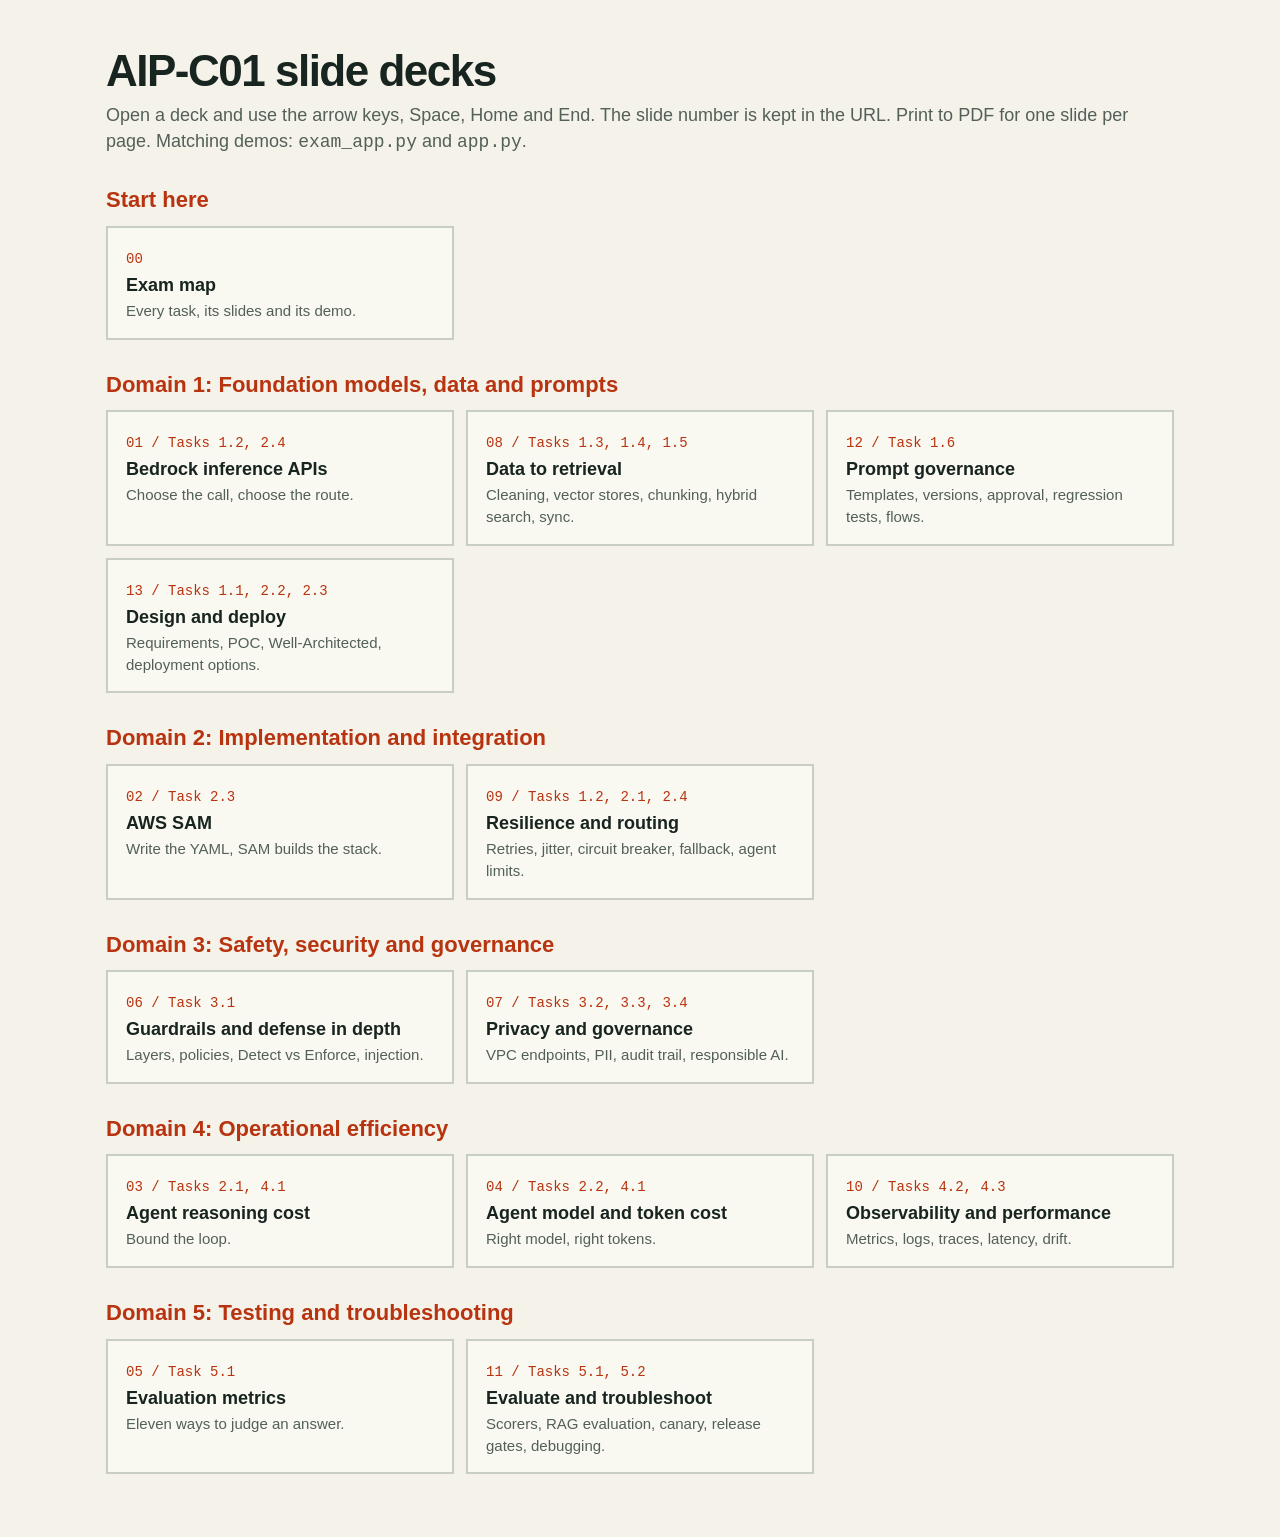
<file: slides/index.html>
<!doctype html>
<html lang="en">
<head>
<meta charset="utf-8"><meta name="viewport" content="width=device-width,initial-scale=1">
<title>AIP-C01 slide decks</title>
<style>
:root{--bg:#f4f2e9;--ink:#17241f;--muted:#526057;--accent:#b8330f;--card:#f9f8f1;--line:#c8cec3}
@media (prefers-color-scheme:dark){:root{--bg:#17241f;--ink:#f4f2e9;--muted:#c5d0c8;--accent:#f2906f;--card:#22332b;--line:#3b4b43}}
*{box-sizing:border-box}
body{margin:0;background:var(--bg);color:var(--ink);font:18px/1.45 "Nunito",Arial,sans-serif}
main{max-width:1100px;margin:0 auto;padding:48px 16px 64px}
h1{font:900 44px/1.05 "Archivo",Arial,sans-serif;letter-spacing:-1.5px;margin:0 0 8px}
p.lede{color:var(--muted);margin:0 0 32px}
h2{font:800 22px/1.2 "Archivo",Arial,sans-serif;margin:32px 0 12px;color:var(--accent)}
ul{list-style:none;margin:0;padding:0;display:grid;grid-template-columns:repeat(auto-fill,minmax(320px,1fr));gap:12px}
a{display:block;height:100%;padding:16px 18px;background:var(--card);border:2px solid var(--line);color:inherit;text-decoration:none}
a:hover,a:focus-visible{border-color:var(--accent);outline:none}
.n{font:500 14px "IBM Plex Mono",monospace;color:var(--accent)}
.t{font-weight:700;margin:2px 0}
.d{color:var(--muted);font-size:15px}
</style>
</head>
<body>
<main>
<h1>AIP-C01 slide decks</h1>
<p class="lede">Open a deck and use the arrow keys, Space, Home and End. The slide number is kept in the URL. Print to PDF for one slide per page. Matching demos: <code>exam_app.py</code> and <code>app.py</code>.</p>

<h2>Start here</h2>
<ul>
<li><a href="00-exam-map/index.html"><span class="n">00</span><div class="t">Exam map</div><div class="d">Every task, its slides and its demo.</div></a></li>
</ul>

<h2>Domain 1: Foundation models, data and prompts</h2>
<ul>
<li><a href="01-bedrock-inference/index.html"><span class="n">01 / Tasks 1.2, 2.4</span><div class="t">Bedrock inference APIs</div><div class="d">Choose the call, choose the route.</div></a></li>
<li><a href="08-data-to-retrieval/index.html"><span class="n">08 / Tasks 1.3, 1.4, 1.5</span><div class="t">Data to retrieval</div><div class="d">Cleaning, vector stores, chunking, hybrid search, sync.</div></a></li>
<li><a href="12-prompt-governance/index.html"><span class="n">12 / Task 1.6</span><div class="t">Prompt governance</div><div class="d">Templates, versions, approval, regression tests, flows.</div></a></li>
<li><a href="13-design-and-deploy/index.html"><span class="n">13 / Tasks 1.1, 2.2, 2.3</span><div class="t">Design and deploy</div><div class="d">Requirements, POC, Well-Architected, deployment options.</div></a></li>
</ul>

<h2>Domain 2: Implementation and integration</h2>
<ul>
<li><a href="02-sam-how-it-works/index.html"><span class="n">02 / Task 2.3</span><div class="t">AWS SAM</div><div class="d">Write the YAML, SAM builds the stack.</div></a></li>
<li><a href="09-resilience-and-routing/index.html"><span class="n">09 / Tasks 1.2, 2.1, 2.4</span><div class="t">Resilience and routing</div><div class="d">Retries, jitter, circuit breaker, fallback, agent limits.</div></a></li>
</ul>

<h2>Domain 3: Safety, security and governance</h2>
<ul>
<li><a href="06-guardrails-defense-in-depth/index.html"><span class="n">06 / Task 3.1</span><div class="t">Guardrails and defense in depth</div><div class="d">Layers, policies, Detect vs Enforce, injection.</div></a></li>
<li><a href="07-privacy-and-governance/index.html"><span class="n">07 / Tasks 3.2, 3.3, 3.4</span><div class="t">Privacy and governance</div><div class="d">VPC endpoints, PII, audit trail, responsible AI.</div></a></li>
</ul>

<h2>Domain 4: Operational efficiency</h2>
<ul>
<li><a href="03-agent-cost-reasoning/index.html"><span class="n">03 / Tasks 2.1, 4.1</span><div class="t">Agent reasoning cost</div><div class="d">Bound the loop.</div></a></li>
<li><a href="04-agent-cost-models-tokens/index.html"><span class="n">04 / Tasks 2.2, 4.1</span><div class="t">Agent model and token cost</div><div class="d">Right model, right tokens.</div></a></li>
<li><a href="10-observability-and-performance/index.html"><span class="n">10 / Tasks 4.2, 4.3</span><div class="t">Observability and performance</div><div class="d">Metrics, logs, traces, latency, drift.</div></a></li>
</ul>

<h2>Domain 5: Testing and troubleshooting</h2>
<ul>
<li><a href="05-bedrock-evaluation-metrics/index.html"><span class="n">05 / Task 5.1</span><div class="t">Evaluation metrics</div><div class="d">Eleven ways to judge an answer.</div></a></li>
<li><a href="11-evaluate-and-troubleshoot/index.html"><span class="n">11 / Tasks 5.1, 5.2</span><div class="t">Evaluate and troubleshoot</div><div class="d">Scorers, RAG evaluation, canary, release gates, debugging.</div></a></li>
</ul>
</main>
</body>
</html>
</file>
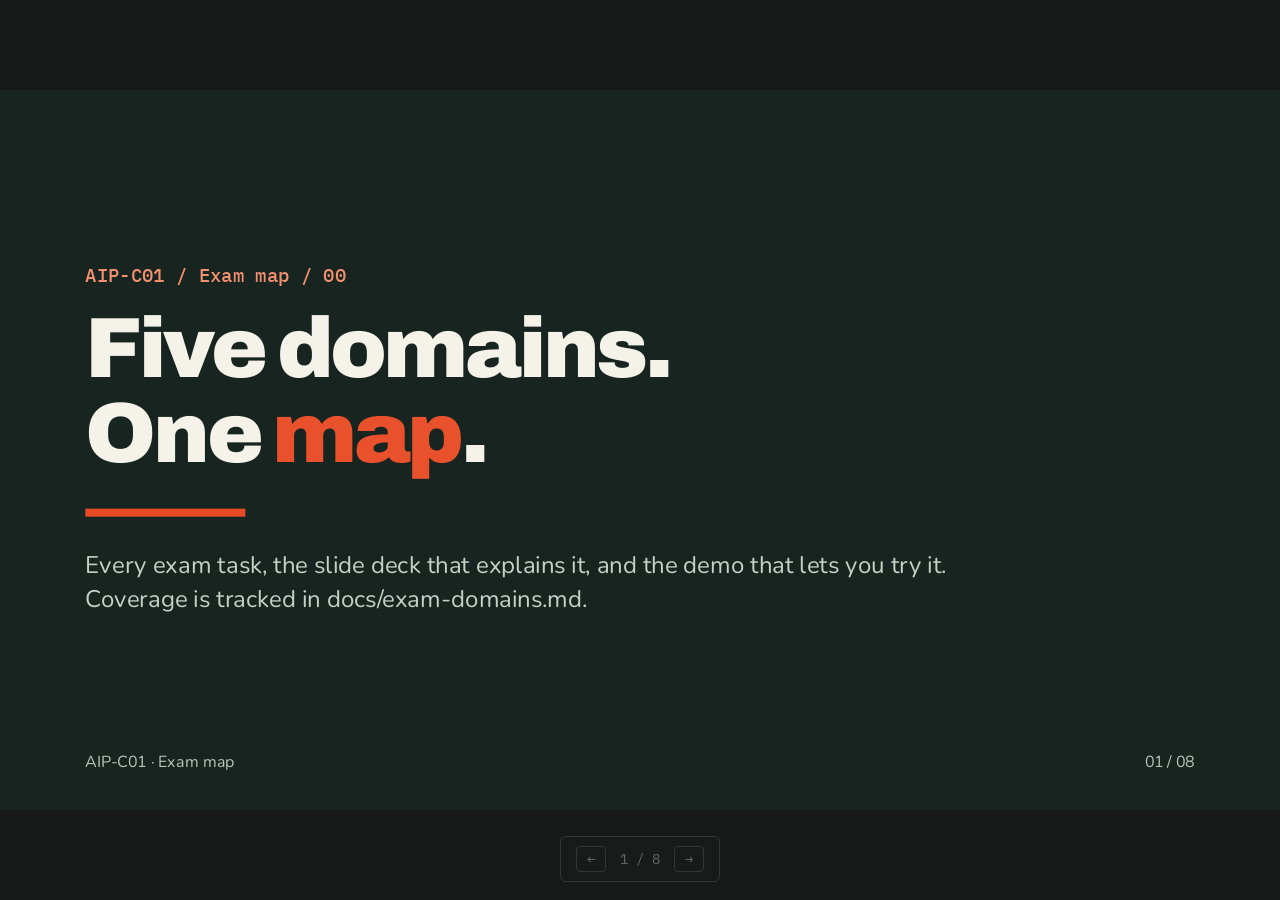
<file: slides/00-exam-map/index.html>
<!doctype html>
<html lang="en">
<head>
<meta charset="utf-8"><meta name="viewport" content="width=device-width,initial-scale=1">
<title>AIP-C01 exam map — Domains, tasks and where to learn them</title>
<link href="https://fonts.googleapis.com/css2?family=Archivo:wght@400;600;800;900&family=IBM+Plex+Mono:wght@400;500&family=Nunito:wght@400;600;700&display=swap" rel="stylesheet">
<style>
/* === FIXED 16:9 STAGE ===
   Slides are authored at 1920x1080 and scaled as a whole, like slides/01-bedrock-inference.
   Generated from the deck's shared stylesheet plus one <section> per slide. */
html,body{width:100%;height:100%;margin:0;overflow:hidden;background:#181a19}
.deck-viewport{position:fixed;inset:0;overflow:hidden;background:#181a19}
.deck-stage{position:absolute;left:0;top:0;width:1920px;height:1080px;overflow:hidden;transform-origin:0 0;background:#f4f2e9}
.slide{position:absolute;left:0;top:0;width:1920px;height:1080px;box-sizing:border-box;overflow:hidden;visibility:hidden;opacity:0;pointer-events:none}
.slide.active{visibility:visible;opacity:1;pointer-events:auto}
aside{display:none}
ul,ol{margin:0;padding-left:44px}

/* === SLIDE LOOK (shared deck.css) === */
/* How AWS SAM works: shared look. Palette matches slides/01-bedrock-inference.
   Light slide #f4f2e9, dark slide #17241f, accent #e64b26 (fills, large type),
   #b8330f for small accent text so it holds 4.5:1 on the light tone. */

body { font-family: 'Nunito', Arial, sans-serif; color: #17241f; }
h1, h2, h3, p { margin: 0; }

section { display: flex; flex-direction: column; padding: 128px 128px 160px; background: #f4f2e9; color: #17241f; }
section.dark { background: #17241f; color: #f4f2e9; }

/* Type scale: 128 / 72 / 40 / 30 / 26 / 24 */
h1 { font-family: 'Archivo', Arial, sans-serif; font-size: 128px; font-weight: 900; line-height: 1; letter-spacing: -5px; }
h2 { font-family: 'Archivo', Arial, sans-serif; font-size: 72px; font-weight: 800; line-height: 1.05; letter-spacing: -2px; }
h3 { font-family: 'Archivo', Arial, sans-serif; font-size: 40px; font-weight: 800; line-height: 1.1; letter-spacing: -1px; }

.eyebrow { font-family: 'IBM Plex Mono', 'Courier New', monospace; font-size: 28px; font-weight: 500; color: #b8330f; margin-bottom: 28px; }
section.dark .eyebrow { color: #f2906f; }
.accent { color: #e8512b; }
.hl { color: #f2906f; }
.lede { font-size: 36px; line-height: 1.4; color: #526057; }
section.dark .lede { color: #c5d0c8; }
.body { font-size: 30px; line-height: 1.4; color: #17241f; }
section.dark .body { color: #e6eae4; }
.stripe { width: 240px; height: 12px; background: #e64b26; margin: 48px 0; }

/* Footer: one pinned row */
.footer { position: absolute; left: 128px; bottom: 56px; width: 1664px; height: 32px; display: flex; justify-content: space-between; }
.footer p { font-size: 24px; color: #526057; }
section.dark .footer p { color: #b9c4bc; }

/* Card rows */
.cards { display: flex; gap: 32px; margin-top: 56px; }
.card { flex: 1; display: flex; flex-direction: column; gap: 18px; padding: 36px; background: #f9f8f1; border: 2px solid #c8cec3; }
.card .tag { font-family: 'IBM Plex Mono', 'Courier New', monospace; font-size: 24px; font-weight: 500; color: #b8330f; }
.cmd { font-family: 'IBM Plex Mono', 'Courier New', monospace; font-size: 24px; font-weight: 500; color: #17241f; background: #dce9d4; padding: 12px 16px; }
section.dark .card { background: #22332b; border-color: #3b4b43; }
section.dark .card .tag { color: #f2906f; }
section.dark .card .cmd { background: #2f433a; color: #f4f2e9; }

/* Statement band */
.band { margin-top: 48px; padding: 28px 36px; background: #17241f; color: #f4f2e9; font-size: 30px; line-height: 1.4; }
section.dark .band { background: #f4f2e9; color: #17241f; }

/* Pipeline of steps */
.flow { display: flex; margin-top: 56px; }
.step { flex: 1; display: flex; flex-direction: column; gap: 14px; padding: 32px 28px; background: #f9f8f1; border: 2px solid #c8cec3; }
.step .body { font-size: 28px; }
.step .num { font-family: 'IBM Plex Mono', 'Courier New', monospace; font-size: 28px; font-weight: 500; color: #b8330f; }
.step.final { background: #17241f; border-color: #17241f; color: #f4f2e9; }
.step.final .num { color: #f2906f; }
.step.final .cmd { background: #2f433a; color: #f4f2e9; }
.step.final .body { color: #e6eae4; }
.arrow { width: 64px; align-self: center; text-align: center; font-family: 'IBM Plex Mono', 'Courier New', monospace; font-size: 44px; font-weight: 500; color: #e64b26; }

/* Two columns */
.cols { display: flex; gap: 64px; margin-top: 56px; }
.col { flex: 1; display: flex; flex-direction: column; gap: 24px; }
.list { font-size: 32px; line-height: 1.4; color: #17241f; }
.list li { margin-top: 14px; margin-bottom: 14px; }

/* Terminal block */
.term { padding: 36px 40px; background: #17241f; }
.ln { font-family: 'IBM Plex Mono', 'Courier New', monospace; font-size: 26px; line-height: 1.55; color: #f4f2e9; }
.ln.dim { color: #a9b9ad; }
.ln.hot { color: #f2906f; }
.ln.i1 { padding-left: 36px; }
.ln.i2 { padding-left: 72px; }

/* Tables */
table { margin-top: 48px; width: 1664px; font-family: 'Nunito', Arial, sans-serif; font-size: 30px; color: #17241f; border-collapse: collapse; }
th, td { padding: 22px 24px; text-align: left; border-bottom: 1px solid #c8cec3; vertical-align: top; }
th { color: #526057; font-weight: 700; }

/* Architecture row */
.arch { display: flex; align-items: center; margin-top: 56px; }
.node { display: flex; flex-direction: column; gap: 10px; padding: 28px; background: #f9f8f1; border: 2px solid #c8cec3; }
.node.wide { flex: 1; }
.node.core { background: #dce9d4; border-color: #9fbf93; }
.node .tag { font-family: 'IBM Plex Mono', 'Courier New', monospace; font-size: 24px; font-weight: 500; color: #b8330f; }
.node h3 { font-size: 34px; }
.node .small { font-size: 26px; line-height: 1.35; color: #3b4a42; }
.arch .col { flex: 1.25; gap: 24px; }

/* === NAVIGATION === */
.deck-controls{position:fixed;left:50%;bottom:18px;transform:translateX(-50%);display:flex;align-items:center;gap:14px;padding:9px 15px;background:#17241f;color:#f4f2e9;border:1px solid #617165;border-radius:6px;font:14px 'IBM Plex Mono',monospace;white-space:nowrap;opacity:.35;transition:opacity .2s}
.deck-controls:hover,.deck-controls:focus-within{opacity:1}
.deck-controls button{font:inherit;color:inherit;background:none;border:1px solid #617165;border-radius:4px;padding:3px 10px;cursor:pointer}
.deck-controls button:hover{background:#2f433a}

/* === PRINT: one slide per page === */
@media print{
  @page{size:1920px 1080px;margin:0}
  html,body{width:1920px;height:auto;overflow:visible;background:#fff}
  .deck-viewport{position:static;overflow:visible}
  .deck-stage{position:static;width:auto;height:auto;transform:none!important;overflow:visible}
  .slide{position:relative;visibility:visible;opacity:1;pointer-events:auto;break-after:page;page-break-after:always}
  .slide:last-child{break-after:auto;page-break-after:auto}
  .deck-controls{display:none!important}
}

/* === Additions for the Agentic AI Lens cost decks === */
.stat { display: flex; flex-direction: column; gap: 8px; padding: 26px 34px; background: #f9f8f1; border: 2px solid #c8cec3; }
.stat .big { font-family: 'Archivo', Arial, sans-serif; font-size: 84px; font-weight: 900; line-height: 1; letter-spacing: -3px; color: #e64b26; }
.stat .body { font-size: 26px; line-height: 1.35; }
section.dark .stat { background: #22332b; border-color: #3b4b43; }
section.dark table, section.dark th, section.dark td { color: #e6eae4; border-color: #3b4b43; }
section.dark th { color: #c5d0c8; }
.rk { font-family: 'IBM Plex Mono', 'Courier New', monospace; font-size: 24px; font-weight: 500; color: #3b4a42; }
.rk.hi { color: #b8330f; font-weight: 700; }
section.dark .rk.hi { color: #f2906f; }
td .mono { font-family: 'IBM Plex Mono', 'Courier New', monospace; font-size: 0.86em; color: #b8330f; }
.col.narrow { flex: .7; }
.cards.tight { gap: 24px; }
.cards.tight .card { padding: 30px; }
.cards.tight .body { font-size: 26px; }

/* === Additions for the exam-prep decks === */
.step.tight{padding:26px 22px}.step.tight .body{font-size:25px}.step.tight h3{font-size:32px}
.cards.five .card{padding:26px}.cards.five .body{font-size:24px}.cards.five h3{font-size:34px}
table.dense{font-size:24px}table.dense th,table.dense td{padding:16px 20px}
.codeblock{margin-top:40px}
</style>
</head>
<body>
<div class="deck-viewport"><main class="deck-stage" id="deckStage">
<section id="cover" class="slide dark" style="justify-content: center;">
<p class="eyebrow">AIP-C01 / Exam map / 00</p>
<h1>Five domains.<br>One <span class="accent">map</span>.</h1>
<div class="stripe"></div>
<p class="lede" style="width: 1400px;">Every exam task, the slide deck that explains it, and the demo that lets you try it. Coverage is tracked in docs/exam-domains.md.</p>
<div class="footer"><p>AIP-C01 · Exam map</p><p>01 / 08</p></div>
<aside>Use this deck to plan study. Each task row names the decks (slides/NN) and the demos. Demos live in two apps: app.py (Converse, Gateway, Knowledge Base) and exam_app.py (the exam demos).</aside>
</section>
<section id="s2" class="slide">
<p class="eyebrow">01 / Domains</p>
<h2>Where the marks are.</h2>
<div class="cards tight five"><div class="card"><p class="tag">31%</p><h3>Domain 1</h3><p class="body">Foundation model integration, data, compliance</p></div><div class="card"><p class="tag">26%</p><h3>Domain 2</h3><p class="body">Implementation and integration</p></div><div class="card"><p class="tag">20%</p><h3>Domain 3</h3><p class="body">Safety, security, governance</p></div><div class="card"><p class="tag">12%</p><h3>Domain 4</h3><p class="body">Operational efficiency</p></div><div class="card"><p class="tag">11%</p><h3>Domain 5</h3><p class="body">Testing and troubleshooting</p></div></div>
<div class="band">Domains 1 and 2 are <span class="hl">57 percent</span> of the exam. Domain 3 is the biggest gap to close.</div>
<div class="footer"><p>AIP-C01 · Exam map</p><p>02 / 08</p></div>
<aside>Weights are from the official exam guide. Domain 1 spans six tasks and carries the most weight; Domain 3 needs the most new learning in this repository.</aside>
</section>
<section id="s3" class="slide">
<p class="eyebrow">02 / Domain 1</p>
<h2>Foundation models, data, retrieval, prompts.</h2>
<table class="dense" style="font-size: 26px;"><tr><th style="width: 48%;">Task</th><th style="width: 22%;">Slides</th><th style="width: 30%;">Demo</th></tr><tr><td>1.1 Design GenAI solutions</td><td>13</td><td>-</td></tr><tr><td>1.2 Select and configure models</td><td>01, 04, 09, 13</td><td>Converse Lab, Resilience</td></tr><tr><td>1.3 Validate and process data</td><td>08</td><td>Input Cleaner</td></tr><tr><td>1.4 Vector stores</td><td>08</td><td>Knowledge Base Lab</td></tr><tr><td>1.5 Retrieval design</td><td>08</td><td>KB Lab, Chunking Playground</td></tr><tr><td>1.6 Prompts and governance</td><td>12</td><td>Prompt Lab</td></tr></table>
<div class="footer"><p>AIP-C01 · Exam map</p><p>03 / 08</p></div>
<aside>1.1 has no demo: it is design reasoning. 1.2 spans the original inference-API deck, the tier deck and the new resilience deck.</aside>
</section>
<section id="s4" class="slide">
<p class="eyebrow">03 / Domain 2</p>
<h2>Agents, deployment, integration, APIs.</h2>
<table class="dense" style="font-size: 26px;"><tr><th style="width: 48%;">Task</th><th style="width: 22%;">Slides</th><th style="width: 30%;">Demo</th></tr><tr><td>2.1 Agents and tools</td><td>03, 09</td><td>Resilience (agent guards)</td></tr><tr><td>2.2 Deployment strategies</td><td>13, 04</td><td>-</td></tr><tr><td>2.3 Enterprise integration</td><td>02, 13</td><td>Bedrock Chat Gateway</td></tr><tr><td>2.4 Foundation-model APIs</td><td>01, 09</td><td>Converse Lab, Resilience</td></tr><tr><td>2.5 Application patterns</td><td>02, 12, 13</td><td>Gateway, Prompt Lab</td></tr></table>
<div class="footer"><p>AIP-C01 · Exam map</p><p>04 / 08</p></div>
<aside>Agent memory, multi-agent coordination and MCP server building are covered conceptually only; see the open items slide.</aside>
</section>
<section id="s5" class="slide">
<p class="eyebrow">04 / Domains 3 and 4</p>
<h2>Safety, governance, efficiency, monitoring.</h2>
<table class="dense" style="font-size: 26px;"><tr><th style="width: 48%;">Task</th><th style="width: 22%;">Slides</th><th style="width: 30%;">Demo</th></tr><tr><td>3.1 Safety controls</td><td>06</td><td>Guardrails Lab</td></tr><tr><td>3.2 Data security and privacy</td><td>07</td><td>Guardrails Lab (PII)</td></tr><tr><td>3.3 Governance and compliance</td><td>07</td><td>Prompt Lab (audit log)</td></tr><tr><td>3.4 Responsible AI</td><td>05, 07</td><td>KB Lab (citations)</td></tr><tr><td>4.1 Cost and resources</td><td>03, 04</td><td>Eval Harness (cost)</td></tr><tr><td>4.2 Performance</td><td>10</td><td>Converse Lab (latency)</td></tr><tr><td>4.3 Monitoring</td><td>10</td><td>Eval Harness</td></tr></table>
<div class="footer"><p>AIP-C01 · Exam map</p><p>05 / 08</p></div>
<aside>Domain 4 is only 12 percent but its topics (tokens, caching, latency) recur in scenario questions across other domains.</aside>
</section>
<section id="s6" class="slide">
<p class="eyebrow">05 / Domain 5</p>
<h2>Evaluate and troubleshoot.</h2>
<table class="dense" style="font-size: 26px;"><tr><th style="width: 48%;">Task</th><th style="width: 22%;">Slides</th><th style="width: 30%;">Demo</th></tr><tr><td>5.1 Evaluate GenAI systems</td><td>05, 11</td><td>Eval Harness</td></tr><tr><td>5.2 Troubleshoot GenAI applications</td><td>11</td><td>Chunking Playground, KB Lab</td></tr></table>
<div class="band">Open items: <span class="hl">agent memory and MCP</span>, fairness testing, and live AWS drills on VPC endpoints.</div>
<div class="footer"><p>AIP-C01 · Exam map</p><p>06 / 08</p></div>
<aside>Honest gaps: nothing here builds a running agent with memory or an MCP server, and fairness evaluation is covered by metric definitions, not by a runnable test. The exam-domains file lists these under each task.</aside>
</section>
<section id="s7" class="slide">
<p class="eyebrow">06 / How to use it</p>
<h2>A loop for each task.</h2>
<div class="cols"><div class="col"><h3>Learn</h3><ul class="list" style="font-size: 30px;"><li>Read the slide deck; use the notes</li><li>Note the exam trap on each slide</li><li>Check current AWS docs for any specifics</li></ul></div><div class="col"><h3>Prove</h3><ul class="list" style="font-size: 30px;"><li>Run the demo and change one setting</li><li>Explain the result out loud</li><li>Tick the task in docs/exam-domains.md</li></ul></div></div>
<div class="band">Tick a task only when you can <span class="hl">explain it and have seen it work</span>.</div>
<div class="footer"><p>AIP-C01 · Exam map</p><p>07 / 08</p></div>
<aside>The checklist file is the single index. Keep it honest: a task with slides but no demo is partly ticked.</aside>
</section>
<section id="wrap" class="slide dark">
<p class="eyebrow">Recap</p>
<h2>Start with the biggest gap.</h2>
<div class="cards"><div class="card"><p class="tag">1</p><h3>Domain 3</h3><p class="body">Slides 06 and 07, then the Guardrails Lab.</p></div><div class="card"><p class="tag">2</p><h3>Domain 1</h3><p class="body">Slides 08 and 12, then the Chunking Playground and Prompt Lab.</p></div><div class="card"><p class="tag">3</p><h3>Domains 2, 4, 5</h3><p class="body">Slides 09, 10 and 11, then the Resilience Simulator and Eval Harness.</p></div></div>
<div class="band">Slides: <span class="hl">slides/index.html</span>. Demos: <span class="mono">uv run -m streamlit run exam_app.py</span>.</div>
<div class="footer"><p>AIP-C01 · Exam map</p><p>08 / 08</p></div>
<aside>A suggested order, weighted by exam share and by how little was covered before.</aside>
</section>
</main></div>
<nav class="deck-controls" aria-label="Slide navigation"><button id="prev" aria-label="Previous slide">←</button><span id="counter" aria-live="polite"></span><button id="next" aria-label="Next slide">→</button></nav>
<script>
/* Arrow keys, PageUp/PageDown, Space, Home and End move between slides; the slide number is kept in the URL hash. */
(function () {
  var slides = Array.prototype.slice.call(document.querySelectorAll('.slide'));
  var stage = document.getElementById('deckStage');
  var counter = document.getElementById('counter');
  var current = 0;
  function fit() {
    var f = Math.min(innerWidth / 1920, innerHeight / 1080);
    stage.style.transform = 'translate(' + (innerWidth - 1920 * f) / 2 + 'px,' + (innerHeight - 1080 * f) / 2 + 'px) scale(' + f + ')';
  }
  function show(n) {
    current = Math.max(0, Math.min(n, slides.length - 1));
    slides.forEach(function (s, k) {
      s.classList.toggle('active', k === current);
      s.setAttribute('aria-hidden', String(k !== current));
    });
    counter.textContent = (current + 1) + ' / ' + slides.length;
    try { history.replaceState(null, '', '#' + (current + 1)); } catch (e) {}
  }
  document.getElementById('prev').onclick = function () { show(current - 1); };
  document.getElementById('next').onclick = function () { show(current + 1); };
  addEventListener('keydown', function (e) {
    if (e.metaKey || e.ctrlKey || e.altKey) return;
    var k = e.key;
    if (k === 'ArrowRight' || k === 'PageDown' || k === ' ') { e.preventDefault(); show(current + 1); }
    else if (k === 'ArrowLeft' || k === 'PageUp') { e.preventDefault(); show(current - 1); }
    else if (k === 'Home') show(0);
    else if (k === 'End') show(slides.length - 1);
  });
  addEventListener('resize', fit);
  fit();
  show((parseInt(location.hash.slice(1), 10) || 1) - 1);
})();
</script>
</body>
</html>
</file>
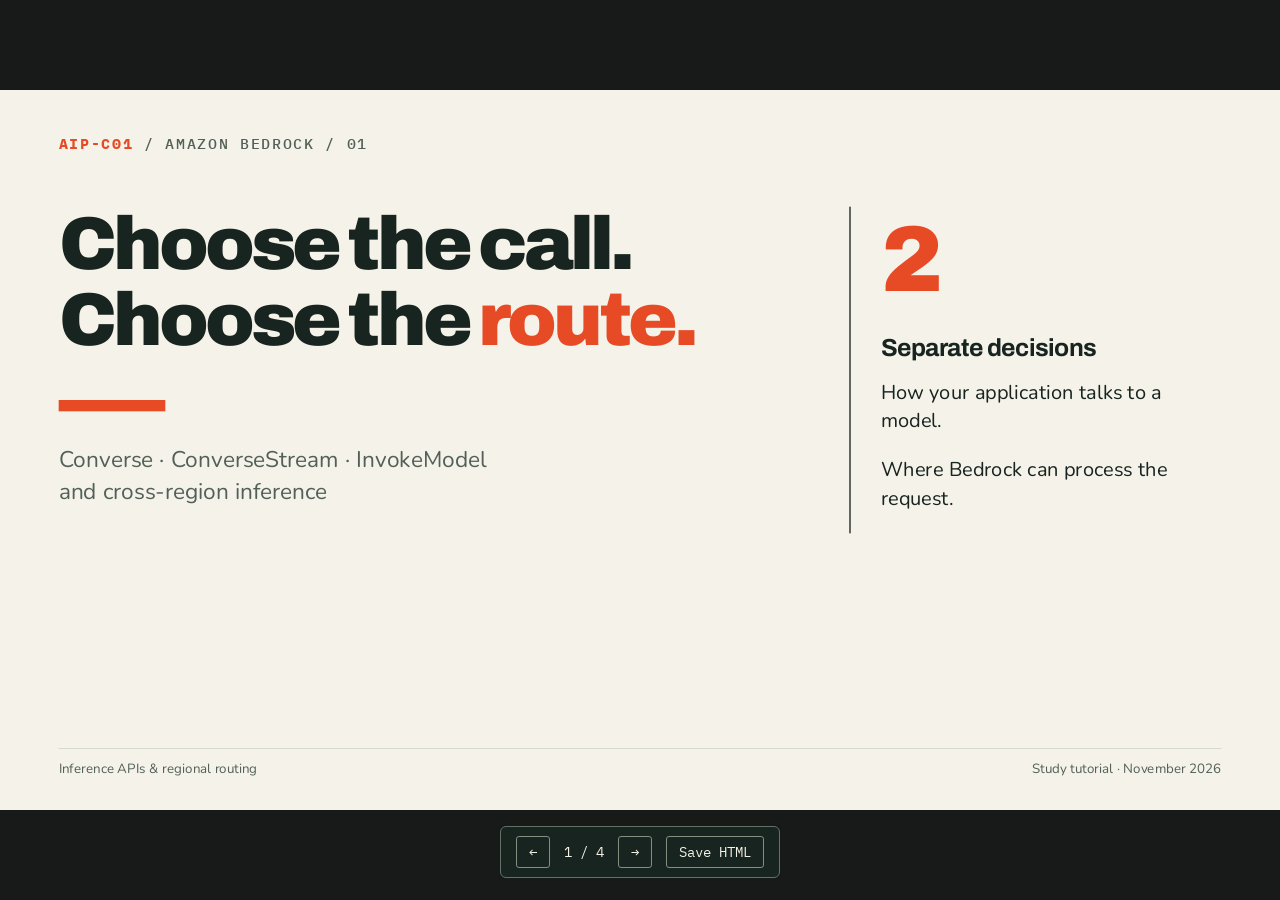
<file: slides/01-bedrock-inference/index.html>
<!doctype html>
<html lang="en">
<head>
<meta charset="utf-8"><meta name="viewport" content="width=device-width,initial-scale=1">
<title>Amazon Bedrock — Choose the call. Choose the route.</title>
<link href="https://fonts.googleapis.com/css2?family=Archivo:wght@400;600;700;800;900&family=IBM+Plex+Mono:wght@400;500&family=Nunito:wght@400;600;700&display=swap" rel="stylesheet">
<style>
/* === FIXED STAGE BASE === */
/* ===========================================
   FIXED 16:9 STAGE: MANDATORY BASE STYLES
   Include this ENTIRE file in every presentation.
   Slides are authored at 1920×1080 and scaled as a whole.
   =========================================== */

/* 1. Lock the browser viewport */
html,
body {
    width: 100%;
    height: 100%;
    margin: 0;
    overflow: hidden;
    background: var(--stage-bg, #000);
}

/* 2. Full-window deck viewport */
.deck-viewport {
    position: fixed;
    inset: 0;
    overflow: hidden;
    background: var(--stage-bg, #000);
}

/* 3. Fixed 16:9 design canvas.
   JavaScript sets transform: translate(...) scale(...). */
.deck-stage {
    position: absolute;
    left: 0;
    top: 0;
    width: 1920px;
    height: 1080px;
    overflow: hidden;
    transform-origin: 0 0;
    background: var(--slide-bg, #fff);
}

/* 4. Slides stack inside the fixed stage.
   Content must be laid out at 1920×1080, not reflowed per device. */
.slide {
    position: absolute;
    inset: 0;
    width: 1920px;
    height: 1080px;
    overflow: hidden;
    display: block;
    visibility: hidden;
    opacity: 0;
    pointer-events: none;
    background: var(--slide-bg, #fff);
}

.slide.active,
.slide.visible {
    visibility: visible;
    opacity: 1;
    pointer-events: auto;
    z-index: 1;
}

/* 5. Keep media inside authored slide bounds */
img,
video,
canvas,
svg {
    max-width: 100%;
    max-height: 100%;
}

/* 6. Presentation chrome stays outside the slide design system */
.deck-controls {
    position: fixed;
    left: 50%;
    bottom: 22px;
    transform: translateX(-50%);
    z-index: 1000;
}

/* 7. Print one fixed-size slide per page */
@media print {
    html,
    body {
        width: 1920px;
        height: auto;
        overflow: visible;
        background: #fff;
    }

    .deck-viewport {
        position: static;
        overflow: visible;
        background: #fff;
    }

    .deck-stage {
        position: static;
        width: auto;
        height: auto;
        transform: none !important;
        background: none;
    }

    .slide {
        position: relative;
        display: block !important;
        visibility: visible !important;
        opacity: 1 !important;
        pointer-events: auto !important;
        width: 1920px;
        height: 1080px;
        break-after: page;
        page-break-after: always;
    }

    .slide:last-child {
        break-after: auto;
        page-break-after: auto;
    }

    .deck-controls {
        display: none !important;
    }
}

/* 8. Reduced motion */
@media (prefers-reduced-motion: reduce) {
    *,
    *::before,
    *::after {
        animation-duration: 0.01ms !important;
        transition-duration: 0.2s !important;
    }
}

/* === THEME AND TYPOGRAPHY === */
:root{--stage-bg:#181a19;--slide-bg:#f4f2e9;--ink:#17241f;--muted:#526057;--accent:#e64b26;--line:#c8cec3;--mint:#dce9d4;--font-display:'Archivo',sans-serif;--font-body:'Nunito',sans-serif}
*{box-sizing:border-box}body{font-family:var(--font-body);color:var(--ink)}h1,h2,h3,p{margin:0}h1,h2,h3{font-family:var(--font-display)}h1{font-size:112px;line-height:1.02;letter-spacing:-6px;font-weight:900}h2{font-size:74px;line-height:1.07;letter-spacing:-3px;max-width:1640px}h3{font-size:37px;line-height:1.15;letter-spacing:-1px}p,li{font-size:30px;line-height:1.43}code,pre,.mono{font-family:'IBM Plex Mono',monospace}code{font-size:.82em}strong{font-weight:800}a{color:inherit;text-underline-offset:5px}.slide{padding:66px 88px}.eyebrow{font:500 22px 'IBM Plex Mono',monospace;letter-spacing:3px;text-transform:uppercase;margin-bottom:35px;color:var(--muted)}.eyebrow b{color:var(--accent)}.sub{font-size:34px;color:var(--muted);margin-top:25px;max-width:1500px}.footer{position:absolute;left:88px;right:88px;bottom:48px;border-top:1px solid var(--line);padding-top:17px;display:flex;justify-content:space-between;color:var(--muted);font-size:20px}.footer a{font-size:18px}.accent{color:var(--accent)}.big{font:800 74px/1.05 var(--font-display);letter-spacing:-3px}.note{border-left:7px solid var(--accent);padding:20px 30px;background:#e9e9dc;font-size:29px;line-height:1.4;margin-top:35px}.grid{display:grid;gap:30px;margin-top:48px}.two{grid-template-columns:1fr 1fr}.three{grid-template-columns:repeat(3,1fr)}.panel{border:1px solid var(--line);padding:35px;position:relative}.panel h3{margin-bottom:23px}.panel p+p{margin-top:22px}.panel .tag{font:500 20px 'IBM Plex Mono';color:var(--accent);margin-bottom:20px;display:block}.dark{background:var(--ink);color:var(--slide-bg)}.dark .eyebrow,.dark .sub,.dark .footer{color:#b8c9bd}.dark .footer{border-color:#526057}.dark .panel{border-color:#526057}.dark .note{background:#293c31}.dark .accent{color:#ff9167}ul{padding-left:30px;margin:18px 0 0}li{padding-left:6px;margin-bottom:15px}.small{font-size:25px;color:var(--muted)}.dark .small{color:#b8c9bd}table{border-collapse:collapse;width:100%;font-size:28px;margin-top:44px}th{text-align:left;font:700 28px var(--font-display);background:var(--ink);color:var(--slide-bg)}th,td{padding:25px 27px;border-bottom:1px solid var(--line);vertical-align:top}td:first-child{font-weight:800;width:285px}tr:nth-child(even) td{background:#e9ece1}pre{white-space:pre-wrap;overflow-wrap:anywhere;font-size:27px;line-height:1.5;padding:32px;background:var(--ink);color:#e1edda;margin:0}.split{display:grid;grid-template-columns:1.05fr 1fr;gap:55px;margin-top:48px}.flow{display:flex;align-items:center;gap:24px;margin-top:52px}.flow .box{padding:34px;border:2px solid var(--line);flex:1;min-height:180px}.flow .arrow{font-size:50px;color:var(--accent)}.flow h3{font-size:33px;margin-bottom:15px}.flow p{font-size:27px}.pill{display:inline-block;border:1px solid currentColor;padding:11px 18px;font:500 23px 'IBM Plex Mono';margin:0 10px 10px 0}.stripe{height:17px;width:160px;background:var(--accent);margin:48px 0}.title-layout{display:grid;grid-template-columns:1.5fr .75fr;gap:70px;margin-top:80px}.title-right{border-left:2px solid var(--ink);padding-left:45px}.title-right p{margin-bottom:30px}.number{font:900 140px/1 var(--font-display);color:var(--accent)}.answer{margin-top:20px;padding:20px;background:var(--mint);font-size:27px}.answer summary{cursor:pointer;font-weight:800}.answer p{font-size:27px;margin-top:15px}.sources{columns:2;column-gap:70px;margin-top:45px}.sources p{font-size:26px;break-inside:avoid;margin-bottom:25px}.sources span{display:block;color:var(--muted);font-size:22px;margin-top:7px}
h1{padding-bottom:14px}.number{line-height:1.15}.deck-controls{white-space:nowrap;flex-shrink:0}
.scenarios .panel{height:330px;padding:28px}.scenarios h3{font-size:32px;margin-bottom:18px}.scenarios p{font-size:27px;line-height:1.3}.scenarios .answer{padding:16px;margin-top:20px;font-size:25px}.scenarios .answer p{font-size:26px}.scenarios .panel:has(details[open])>p{display:none}
aside{display:none}.exam-grid{display:grid;grid-template-columns:repeat(3,1fr);gap:25px;margin-top:45px}.exam-grid article{border:1px solid var(--line);padding:30px;background:#f9f8f1;min-height:300px}.exam-grid h3{font-size:38px;margin-bottom:22px}.exam-grid p{font-size:29px;line-height:1.38}.exam-grid .key{font-size:24px;color:var(--accent);font-weight:800;margin-top:20px}.exam-band{background:var(--ink);color:var(--slide-bg);padding:26px 32px;margin-top:30px}.exam-band h3{font-size:31px;margin-bottom:14px}.exam-band p{font-size:27px;line-height:1.4}.exam-foot{margin-top:27px;font-size:27px;line-height:1.35;max-width:1690px}.exam h2 a,.exam h3 a{text-decoration-color:var(--accent);text-decoration-thickness:3px}
/* === MOTION === */
.reveal{opacity:0;transform:translateY(18px);transition:opacity .4s,transform .4s}.visible .reveal{opacity:1;transform:none}.reveal:nth-child(2){transition-delay:.08s}.reveal:nth-child(3){transition-delay:.16s}
/* === NAVIGATION AND EDITING === */
.deck-controls{display:flex;align-items:center;gap:14px;padding:9px 15px;background:#17241f;color:#f4f2e9;border:1px solid #617165;border-radius:6px;font:14px 'IBM Plex Mono'}.deck-controls button,.edit-toggle{font:inherit;cursor:pointer;background:transparent;color:inherit;border:1px solid #81917f;padding:6px 12px;border-radius:3px}.edit-hotzone{position:fixed;left:0;top:0;width:90px;height:90px;z-index:1001}.edit-toggle{position:fixed;left:18px;top:18px;z-index:1002;background:var(--ink);color:white;opacity:0;pointer-events:none}.edit-toggle.shown{opacity:1;pointer-events:auto}[contenteditable=true]{outline:2px dashed var(--accent);outline-offset:5px}button:focus-visible,a:focus-visible,summary:focus-visible{outline:3px solid var(--accent);outline-offset:4px}@media print{.edit-hotzone,.edit-toggle{display:none}.reveal{opacity:1;transform:none}.slide{break-inside:avoid}@page{size:20in 11.25in;margin:0}}
</style>
</head>
<body>
<div class="deck-viewport"><main class="deck-stage" id="deckStage">
<!-- === 01: OPENING === -->
<section class="slide active visible">
<div class="eyebrow"><b>AIP-C01</b> / Amazon Bedrock / 01</div>
<div class="title-layout"><div><h1 class="reveal">Choose the call.<br>Choose the <span class="accent">route.</span></h1><div class="stripe"></div><p class="reveal sub">Converse · ConverseStream · InvokeModel<br>and cross-region inference</p></div><div class="title-right reveal"><p class="number">2</p><h3>Separate decisions</h3><p style="margin-top:25px">How your application talks to a model.</p><p>Where Bedrock can process the request.</p></div></div>
<div class="footer"><span>Inference APIs & regional routing</span><span>Study tutorial · November 2026</span></div>
</section>
<!-- === 02: EXAM API COMPARISON === -->
<section class="slide exam"><div class="eyebrow">01 / Exam decision</div><h2>Pick the inference API.</h2>
<div class="exam-grid">
<article><h3><a href="https://docs.aws.amazon.com/bedrock/latest/APIReference/API_runtime_Converse.html">Converse ↗</a></h3><p>Use for a <strong>complete response</strong> with a consistent message interface across supported models.</p><p class="key">Chat, summarization, classification</p></article>
<article><h3><a href="https://docs.aws.amazon.com/bedrock/latest/APIReference/API_runtime_ConverseStream.html">ConverseStream ↗</a></h3><p>Use for <strong>incremental output</strong> in interactive apps. Process events and assemble content.</p><p class="key">Streaming support is model dependent</p></article>
<article><h3><a href="https://docs.aws.amazon.com/bedrock/latest/APIReference/API_runtime_InvokeModel.html">InvokeModel ↗</a></h3><p>Use a <strong>model-specific payload</strong> for embeddings, image generation or native features outside Converse.</p><p class="key">Native streaming: InvokeModelWithResponseStream</p></article>
</div>
<div class="exam-band"><h3><a href="https://docs.aws.amazon.com/bedrock/latest/userguide/conversation-inference.html">Converse parameters ↗</a></h3><p><code>modelId</code>: model or profile · <code>messages</code>: role + content · <code>inferenceConfig</code>: <code>maxTokens</code>, <code>temperature</code>, <code>topP</code> · <code>additionalModelRequestFields</code>: model-specific options</p></div>
<div class="exam-foot"><strong>Exam trap:</strong> Conversation history is managed by the application and sent on later turns. Converse uses <code>bedrock:InvokeModel</code>; streaming uses <code>bedrock:InvokeModelWithResponseStream</code>.</div>
<div class="footer"><span>API = message format + response delivery</span><span>01 / 03</span></div></section>
<!-- === 03: EXAM SYNC, STREAMING OR ASYNC === -->
<section class="slide exam"><div class="eyebrow">02 / Exam decision</div><h2>Chat, one response, or a job?</h2>
<div class="exam-grid">
<article><h3><a href="https://docs.aws.amazon.com/bedrock/latest/APIReference/API_runtime_Converse.html">Converse ↗</a></h3><p>Use for <strong>multi-turn chat</strong> with one message format across models. The app keeps the history and sends it each turn.</p><p class="key">Check the chosen model supports Converse</p></article>
<article><h3><a href="https://docs.aws.amazon.com/bedrock/latest/APIReference/API_runtime_InvokeModel.html">InvokeModel ↗</a></h3><p><strong>Synchronous:</strong> one response from a <strong>model-specific</strong> request body. Streaming is a different API, InvokeModelWithResponseStream.</p><p class="key">Streaming still keeps your compute active</p></article>
<article><h3><a href="https://docs.aws.amazon.com/bedrock/latest/APIReference/API_runtime_StartAsyncInvoke.html">StartAsyncInvoke ↗</a></h3><p>A <strong>managed asynchronous job</strong>. Send <code>modelId</code>, <code>modelInput</code> and an S3 <code>outputDataConfig</code>; get an <code>invocationArn</code> back.</p><p class="key">The model must support async invocation</p></article>
</div>
<div class="exam-band"><h3>Two workloads, two patterns</h3><p>Chat: <code>Converse</code>. Long report written to S3: <code>StartAsyncInvoke</code>. Do not force one API style onto both.</p></div>
<div class="exam-foot"><strong>Exam trap:</strong> Streaming is not asynchronous invocation. It returns tokens sooner, but the application still holds the connection and compute until the response ends. Only <code>StartAsyncInvoke</code> hands the work to Bedrock and leaves the result in S3.</div>
<div class="footer"><span>Sync, streaming and async are different APIs</span><span>02 / 03</span></div>
<aside>Converse is the Bedrock Runtime pattern for model-agnostic, multi-turn chat; the application must still check that the selected chat model supports it. InvokeModel is synchronous and returns one response from a model-specific body. Streaming uses InvokeModelWithResponseStream, which is a different API and not a managed job. StartAsyncInvoke takes a modelId, a modelInput and an outputDataConfig such as an S3 location, and returns an invocationArn; it requires the bedrock:InvokeModel permission. The Bedrock Runtime SDK model also has GetAsyncInvoke and ListAsyncInvokes for checking progress (statuses InProgress, Completed, Failed), and an optional clientRequestToken for idempotency. Verify against the current documentation: which models support asynchronous invocation (the AWS Invoke API page describes it as used to generate videos), the S3 output fields, and the status-check calls, which the pages read for this slide do not describe.</aside></section>
<!-- === 04: EXAM CROSS-REGION CHOICES === -->
<section class="slide exam"><div class="eyebrow">03 / Exam decision</div><h2><a href="https://docs.aws.amazon.com/bedrock/latest/userguide/cross-region-inference.html">Choose the routing boundary ↗</a></h2>
<div class="exam-grid">
<article><h3>In-region</h3><p>Use a supported model in one Region when the workload requires processing there.</p><p class="key">Resource: model ID or ARN</p></article>
<article><h3><a href="https://docs.aws.amazon.com/bedrock/latest/userguide/inference-profiles-support.html">Geographic ↗</a></h3><p>Bedrock routes to eligible Regions within the profile’s geography, such as US or EU.</p><p class="key">Choose for a geographic boundary</p></article>
<article><h3><a href="https://docs.aws.amazon.com/bedrock/latest/userguide/global-cross-region-inference.html">Global ↗</a></h3><p>Bedrock can route across supported commercial Regions worldwide.</p><p class="key">Choose only if worldwide processing is allowed</p></article>
</div>
<div class="exam-band"><h3><a href="https://docs.aws.amazon.com/bedrock/latest/userguide/inference-profiles.html">Inference profile ↗</a></h3><p>Pass the supported profile ID or ARN in <code>modelId</code> to Converse, ConverseStream or InvokeModel. An application profile can track costs and usage; it may be regional or cross-region.</p></div>
<div class="exam-foot"><strong>Exam traps:</strong> Check model and source-Region support, destination restrictions, IAM and SCPs. A blocked destination can cause a geographic profile request to fail. Cross-region routing does not guarantee lower latency.</div>
<div class="footer"><span>Routing scope is independent of API choice</span><span>03 / 03</span></div></section>
</main></div>
<div class="edit-hotzone" aria-hidden="true"></div><button class="edit-toggle" id="editToggle" aria-pressed="false">Edit text · E</button>
<nav class="deck-controls" aria-label="Slide navigation"><button id="prev" aria-label="Previous slide">←</button><span id="counter" aria-live="polite"></span><button id="next" aria-label="Next slide">→</button><button id="save">Save HTML</button></nav>
<script>
/* === PRESENTATION CONTROLLER === */
class SlidePresentation {
 constructor(){this.slides=[...document.querySelectorAll('.slide')];this.stage=document.getElementById('deckStage');this.current=0;this.editing=false;this.key='bedrock-inference-deck-v2';this.restore();this.scale();window.addEventListener('resize',()=>this.scale());this.bind();this.show(Number(location.hash.slice(1)||1)-1)}
 scale(){const f=Math.min(innerWidth/1920,innerHeight/1080);this.stage.style.transform=`translate(${(innerWidth-1920*f)/2}px,${(innerHeight-1080*f)/2}px) scale(${f})`}
 show(i){this.current=Math.max(0,Math.min(i,this.slides.length-1));this.slides.forEach((s,n)=>{s.classList.toggle('active',n===this.current);s.classList.toggle('visible',n===this.current);s.setAttribute('aria-hidden',String(n!==this.current))});document.getElementById('counter').textContent=`${this.current+1} / ${this.slides.length}`;history.replaceState(null,'',`#${this.current+1}`)}
 bind(){document.getElementById('prev').onclick=()=>this.show(this.current-1);document.getElementById('next').onclick=()=>this.show(this.current+1);document.getElementById('save').onclick=()=>this.save();document.getElementById('editToggle').onclick=()=>this.edit();document.addEventListener('keydown',e=>{if((e.ctrlKey||e.metaKey)&&e.key==='s'){e.preventDefault();this.save();return}if(e.key==='Escape'&&this.editing){this.edit();return}if(e.target.isContentEditable)return;if(e.key.toLowerCase()==='e'){this.edit();return}if(this.editing)return;if(['ArrowRight','ArrowDown',' ','PageDown'].includes(e.key)){e.preventDefault();this.show(this.current+1)}if(['ArrowLeft','ArrowUp','PageUp'].includes(e.key)){e.preventDefault();this.show(this.current-1)}if(e.key==='Home')this.show(0);if(e.key==='End')this.show(this.slides.length-1)});let wheel=0;document.addEventListener('wheel',e=>{if(this.editing||Math.abs(e.deltaY)<20||Date.now()-wheel<650)return;wheel=Date.now();this.show(this.current+Math.sign(e.deltaY))},{passive:true});let x=0;document.addEventListener('touchstart',e=>{x=e.changedTouches[0].clientX},{passive:true});document.addEventListener('touchend',e=>{let d=e.changedTouches[0].clientX-x;if(!this.editing&&Math.abs(d)>45)this.show(this.current+(d<0?1:-1))},{passive:true});let timer;const btn=document.getElementById('editToggle');for(const el of [btn,document.querySelector('.edit-hotzone')]){el.onmouseenter=()=>{clearTimeout(timer);btn.classList.add('shown')};el.onmouseleave=()=>{timer=setTimeout(()=>{if(!this.editing)btn.classList.remove('shown')},400)}}this.stage.addEventListener('input',()=>{try{localStorage.setItem(this.key,JSON.stringify(this.editables().map(el=>el.innerHTML)))}catch{}})}
 /* === INLINE EDITING AND LOCAL RECOVERY === */
 editables(){return [...this.stage.querySelectorAll('h1,h2,h3,p,li,td,th,.eyebrow')].filter(el=>!el.querySelector('p,h1,h2,h3'))}
 edit(){this.editing=!this.editing;this.editables().forEach(el=>el.contentEditable=String(this.editing));const b=document.getElementById('editToggle');b.classList.toggle('shown',this.editing);b.setAttribute('aria-pressed',String(this.editing));b.textContent=this.editing?'Finish editing · Esc':'Edit text · E'}
 restore(){try{const items=JSON.parse(localStorage.getItem(this.key)||'null');if(items)this.editables().forEach((el,i)=>{if(typeof items[i]==='string')el.innerHTML=items[i]})}catch{}}
 /* === EXPORT A PORTABLE EDITED COPY === */
 save(){const copy=document.documentElement.cloneNode(true);copy.querySelectorAll('[contenteditable]').forEach(el=>el.removeAttribute('contenteditable'));copy.querySelectorAll('.slide').forEach((el,i)=>{el.classList.toggle('active',i===0);el.classList.toggle('visible',i===0);el.setAttribute('aria-hidden',String(i!==0))});copy.querySelector('#editToggle').textContent='Edit text · E';copy.querySelector('#editToggle').classList.remove('shown');copy.querySelector('#editToggle').setAttribute('aria-pressed','false');const blob=new Blob(['<!doctype html>\n'+copy.outerHTML],{type:'text/html'});const url=URL.createObjectURL(blob);const a=document.createElement('a');a.href=url;a.download='bedrock-inference.html';a.click();setTimeout(()=>URL.revokeObjectURL(url),1000)}
}
window.deck=new SlidePresentation();
</script>
</body></html>
</file>
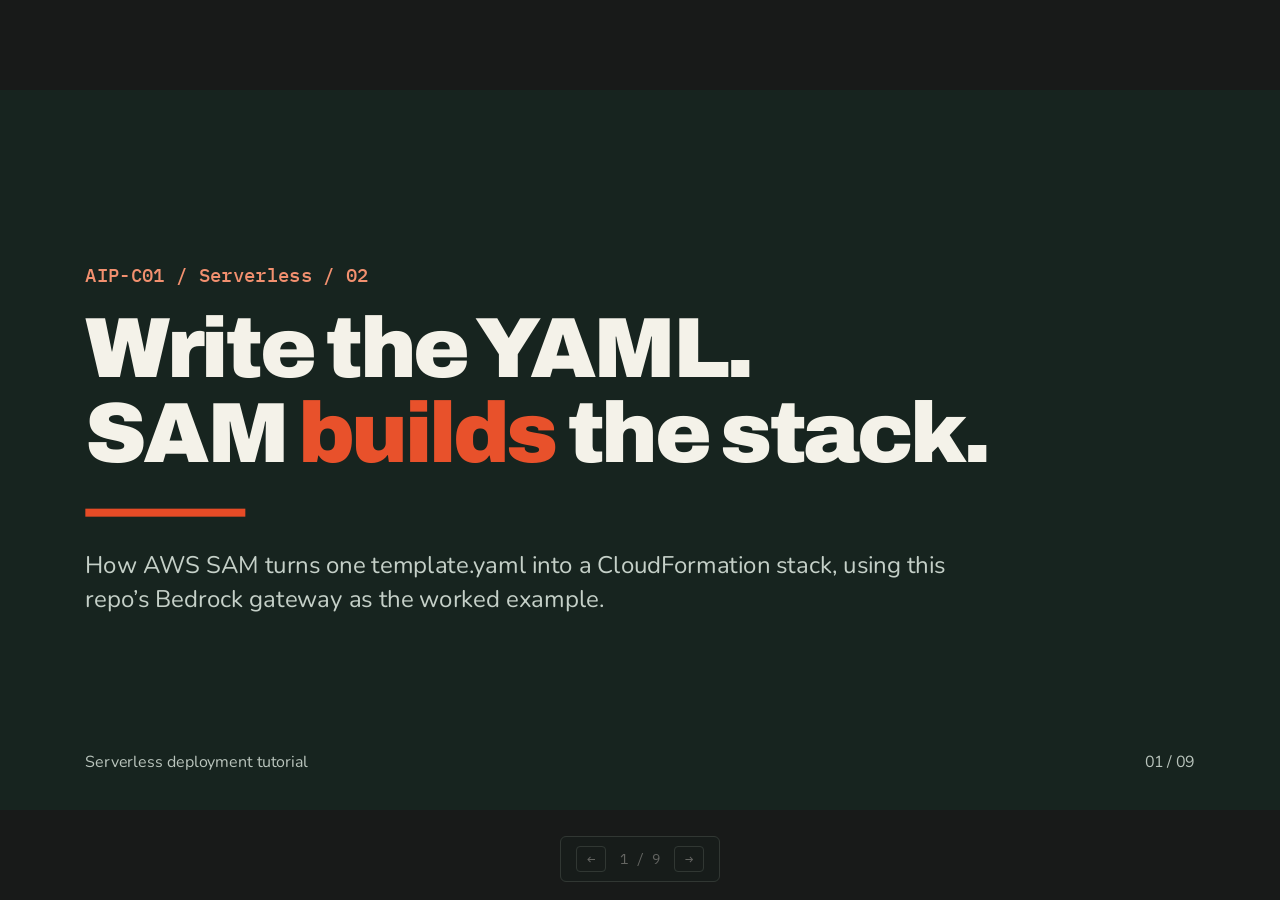
<file: slides/02-sam-how-it-works/index.html>
<!doctype html>
<html lang="en">
<head>
<meta charset="utf-8"><meta name="viewport" content="width=device-width,initial-scale=1">
<title>AWS SAM — Write the YAML. SAM builds the stack.</title>
<link href="https://fonts.googleapis.com/css2?family=Archivo:wght@400;600;800;900&family=IBM+Plex+Mono:wght@400;500&family=Nunito:wght@400;600;700&display=swap" rel="stylesheet">
<style>
/* === FIXED 16:9 STAGE ===
   Slides are authored at 1920x1080 and scaled as a whole, like slides/01-bedrock-inference.
   Generated from the deck's shared stylesheet plus one <section> per slide. */
html,body{width:100%;height:100%;margin:0;overflow:hidden;background:#181a19}
.deck-viewport{position:fixed;inset:0;overflow:hidden;background:#181a19}
.deck-stage{position:absolute;left:0;top:0;width:1920px;height:1080px;overflow:hidden;transform-origin:0 0;background:#f4f2e9}
.slide{position:absolute;left:0;top:0;width:1920px;height:1080px;box-sizing:border-box;overflow:hidden;visibility:hidden;opacity:0;pointer-events:none}
.slide.active{visibility:visible;opacity:1;pointer-events:auto}
aside{display:none}
ul,ol{margin:0;padding-left:44px}

/* === SLIDE LOOK (shared deck.css) === */
/* How AWS SAM works: shared look. Palette matches slides/01-bedrock-inference.
   Light slide #f4f2e9, dark slide #17241f, accent #e64b26 (fills, large type),
   #b8330f for small accent text so it holds 4.5:1 on the light tone. */

body { font-family: 'Nunito', Arial, sans-serif; color: #17241f; }
h1, h2, h3, p { margin: 0; }

section { display: flex; flex-direction: column; padding: 128px 128px 160px; background: #f4f2e9; color: #17241f; }
section.dark { background: #17241f; color: #f4f2e9; }

/* Type scale: 128 / 72 / 40 / 30 / 26 / 24 */
h1 { font-family: 'Archivo', Arial, sans-serif; font-size: 128px; font-weight: 900; line-height: 1; letter-spacing: -5px; }
h2 { font-family: 'Archivo', Arial, sans-serif; font-size: 72px; font-weight: 800; line-height: 1.05; letter-spacing: -2px; }
h3 { font-family: 'Archivo', Arial, sans-serif; font-size: 40px; font-weight: 800; line-height: 1.1; letter-spacing: -1px; }

.eyebrow { font-family: 'IBM Plex Mono', 'Courier New', monospace; font-size: 28px; font-weight: 500; color: #b8330f; margin-bottom: 28px; }
section.dark .eyebrow { color: #f2906f; }
.accent { color: #e8512b; }
.hl { color: #f2906f; }
.lede { font-size: 36px; line-height: 1.4; color: #526057; }
section.dark .lede { color: #c5d0c8; }
.body { font-size: 30px; line-height: 1.4; color: #17241f; }
section.dark .body { color: #e6eae4; }
.stripe { width: 240px; height: 12px; background: #e64b26; margin: 48px 0; }

/* Footer: one pinned row */
.footer { position: absolute; left: 128px; bottom: 56px; width: 1664px; height: 32px; display: flex; justify-content: space-between; }
.footer p { font-size: 24px; color: #526057; }
section.dark .footer p { color: #b9c4bc; }

/* Card rows */
.cards { display: flex; gap: 32px; margin-top: 56px; }
.card { flex: 1; display: flex; flex-direction: column; gap: 18px; padding: 36px; background: #f9f8f1; border: 2px solid #c8cec3; }
.card .tag { font-family: 'IBM Plex Mono', 'Courier New', monospace; font-size: 24px; font-weight: 500; color: #b8330f; }
.cmd { font-family: 'IBM Plex Mono', 'Courier New', monospace; font-size: 24px; font-weight: 500; color: #17241f; background: #dce9d4; padding: 12px 16px; }
section.dark .card { background: #22332b; border-color: #3b4b43; }
section.dark .card .tag { color: #f2906f; }
section.dark .card .cmd { background: #2f433a; color: #f4f2e9; }

/* Statement band */
.band { margin-top: 48px; padding: 28px 36px; background: #17241f; color: #f4f2e9; font-size: 30px; line-height: 1.4; }
section.dark .band { background: #f4f2e9; color: #17241f; }

/* Pipeline of steps */
.flow { display: flex; margin-top: 56px; }
.step { flex: 1; display: flex; flex-direction: column; gap: 14px; padding: 32px 28px; background: #f9f8f1; border: 2px solid #c8cec3; }
.step .body { font-size: 28px; }
.step .num { font-family: 'IBM Plex Mono', 'Courier New', monospace; font-size: 28px; font-weight: 500; color: #b8330f; }
.step.final { background: #17241f; border-color: #17241f; color: #f4f2e9; }
.step.final .num { color: #f2906f; }
.step.final .cmd { background: #2f433a; color: #f4f2e9; }
.step.final .body { color: #e6eae4; }
.arrow { width: 64px; align-self: center; text-align: center; font-family: 'IBM Plex Mono', 'Courier New', monospace; font-size: 44px; font-weight: 500; color: #e64b26; }

/* Two columns */
.cols { display: flex; gap: 64px; margin-top: 56px; }
.col { flex: 1; display: flex; flex-direction: column; gap: 24px; }
.list { font-size: 32px; line-height: 1.4; color: #17241f; }
.list li { margin-top: 14px; margin-bottom: 14px; }

/* Terminal block */
.term { padding: 36px 40px; background: #17241f; }
.ln { font-family: 'IBM Plex Mono', 'Courier New', monospace; font-size: 26px; line-height: 1.55; color: #f4f2e9; }
.ln.dim { color: #a9b9ad; }
.ln.hot { color: #f2906f; }
.ln.i1 { padding-left: 36px; }
.ln.i2 { padding-left: 72px; }

/* Tables */
table { margin-top: 48px; width: 1664px; font-family: 'Nunito', Arial, sans-serif; font-size: 30px; color: #17241f; border-collapse: collapse; }
th, td { padding: 22px 24px; text-align: left; border-bottom: 1px solid #c8cec3; vertical-align: top; }
th { color: #526057; font-weight: 700; }

/* Architecture row */
.arch { display: flex; align-items: center; margin-top: 56px; }
.node { display: flex; flex-direction: column; gap: 10px; padding: 28px; background: #f9f8f1; border: 2px solid #c8cec3; }
.node.wide { flex: 1; }
.node.core { background: #dce9d4; border-color: #9fbf93; }
.node .tag { font-family: 'IBM Plex Mono', 'Courier New', monospace; font-size: 24px; font-weight: 500; color: #b8330f; }
.node h3 { font-size: 34px; }
.node .small { font-size: 26px; line-height: 1.35; color: #3b4a42; }
.arch .col { flex: 1.25; gap: 24px; }

/* === NAVIGATION === */
.deck-controls{position:fixed;left:50%;bottom:18px;transform:translateX(-50%);display:flex;align-items:center;gap:14px;padding:9px 15px;background:#17241f;color:#f4f2e9;border:1px solid #617165;border-radius:6px;font:14px 'IBM Plex Mono',monospace;white-space:nowrap;opacity:.35;transition:opacity .2s}
.deck-controls:hover,.deck-controls:focus-within{opacity:1}
.deck-controls button{font:inherit;color:inherit;background:none;border:1px solid #617165;border-radius:4px;padding:3px 10px;cursor:pointer}
.deck-controls button:hover{background:#2f433a}

/* === PRINT: one slide per page === */
@media print{
  @page{size:1920px 1080px;margin:0}
  html,body{width:1920px;height:auto;overflow:visible;background:#fff}
  .deck-viewport{position:static;overflow:visible}
  .deck-stage{position:static;width:auto;height:auto;transform:none!important;overflow:visible}
  .slide{position:relative;visibility:visible;opacity:1;pointer-events:auto;break-after:page;page-break-after:always}
  .slide:last-child{break-after:auto;page-break-after:auto}
  .deck-controls{display:none!important}
}
</style>
</head>
<body>
<div class="deck-viewport"><main class="deck-stage" id="deckStage">
<section id="cover" class="slide dark" style="justify-content: center;">
<p class="eyebrow">AIP-C01 / Serverless / 02</p>
<h1>Write the YAML.<br>SAM <span class="accent">builds</span> the stack.</h1>
<div class="stripe"></div>
<p class="lede" style="width: 1300px;">How AWS SAM turns one template.yaml into a CloudFormation stack, using this repo’s Bedrock gateway as the worked example.</p>
<div class="footer"><p>Serverless deployment tutorial</p><p>01 / 09</p></div>
<aside>Frame the talk: SAM is a thin layer over CloudFormation. The gateway/template.yaml in this repository is the running example on every slide, so each idea can be checked against a real file.</aside>
</section>
<section id="idea" class="slide">
<p class="eyebrow">01 / The idea</p>
<h2>SAM is CloudFormation with shortcuts.</h2>
<div class="cards">
<div class="card"><p class="tag">TEMPLATE</p><h3>Shorter syntax</h3><p class="body">One Transform line unlocks AWS::Serverless::* types that expand into full CloudFormation.</p></div>
<div class="card"><p class="tag">CLI</p><h3>Packaging commands</h3><p class="body">validate, build, deploy, sync, local and delete package your code and drive CloudFormation.</p></div>
<div class="card"><p class="tag">RESULT</p><h3>A normal stack</h3><p class="body">Nothing runs on SAM. You get an ordinary stack: events, change sets, rollbacks, outputs.</p></div>
</div>
<div class="band">In this repo, <span class="hl">gateway/template.yaml</span> has 2 serverless resources and 3 plain CloudFormation ones.</div>
<div class="footer"><p>How AWS SAM works</p><p>02 / 09</p></div>
<aside>SAM has two halves: a template specification, which is a superset of CloudFormation, and a command line tool. The Transform line at the top of the template is what switches the shortcuts on. In gateway/template.yaml the serverless types are ExplainFunction and GatewayApi; the DynamoDB table and the two log groups are plain CloudFormation and are used exactly as they would be without SAM.</aside>
</section>
<section id="expand" class="slide">
<p class="eyebrow">02 / What it expands to</p>
<h2>Two shortcuts become many resources.</h2>
<table>
<tr><th style="width: 32%;">You write</th><th style="width: 68%;">CloudFormation creates</th></tr>
<tr><td>ExplainFunction · Serverless::Function</td><td>A Lambda function, an execution role built from your Policies, and a permission that lets API Gateway invoke it.</td></tr>
<tr><td>GatewayApi · Serverless::HttpApi</td><td>An HTTP API with the prod stage, IAM authorizer, route to the function, CORS, access logs and throttling.</td></tr>
<tr><td>Table and log groups · plain resources</td><td>Passed through unchanged. SAM only rewrites the Serverless types.</td></tr>
</table>
<div class="footer"><p>How AWS SAM works</p><p>03 / 09</p></div>
<aside>The expansion happens inside CloudFormation, when the Transform runs during deployment, so the template on disk stays short. To read the expanded result, open the stack in the CloudFormation console, choose the Template tab and view the processed template. The exact list of generated resources can vary with the properties you set, so treat this table as typical rather than exhaustive.</aside>
</section>
<section id="flow" class="slide">
<p class="eyebrow">03 / The workflow</p>
<h2>From files to a running stack.</h2>
<div class="flow">
<div class="step"><p class="num">01</p><h3>Validate</h3><p class="cmd">sam validate --lint</p><p class="body">Lint the template before any AWS call is made.</p></div>
<p class="arrow">→</p>
<div class="step"><p class="num">02</p><h3>Build</h3><p class="cmd">sam build</p><p class="body">Copy code and install dependencies into .aws-sam/build.</p></div>
<p class="arrow">→</p>
<div class="step"><p class="num">03</p><h3>Deploy</h3><p class="cmd">sam deploy</p><p class="body">Upload to S3, then CloudFormation expands and applies it.</p></div>
<p class="arrow">→</p>
<div class="step final"><p class="num">04</p><h3>Stack</h3><p class="cmd">CloudFormation</p><p class="body">Lambda, API, table and log groups, plus Outputs.</p></div>
</div>
<div class="band">Only <span class="hl">deploy</span> creates anything in AWS. <span class="hl">build</span> and <span class="hl">validate --lint</span> run locally.</div>
<div class="footer"><p>How AWS SAM works</p><p>04 / 09</p></div>
<aside>Walk left to right. Steps one and two are local and safe to repeat. Step three is where CloudFormation takes over, and the last card is the result: a stack whose resources and outputs you can inspect. This repository’s README runs unit tests first, then validate, build and deploy, in that order.</aside>
</section>
<section id="build" class="slide">
<p class="eyebrow">04 / sam build</p>
<h2>sam build prepares code, not infrastructure.</h2>
<div class="cols">
<div class="col">
<ul class="list">
<li>Copies each function’s CodeUri to its own folder.</li>
<li>Installs requirements.txt, here boto3.</li>
<li>Writes a build template pointing at those folders.</li>
<li>You then deploy from that build template.</li>
</ul>
</div>
<div class="col">
<div class="term">
<p class="ln hot">$ sam build -t gateway/template.yaml</p>
<p class="ln dim">.aws-sam/build/</p>
<p class="ln i1">template.yaml</p>
<p class="ln i1">ExplainFunction/</p>
<p class="ln i2">handler.py</p>
<p class="ln i2">boto3/ …</p>
</div>
</div>
</div>
<div class="footer"><p>How AWS SAM works</p><p>05 / 09</p></div>
<aside>Build does not touch AWS. It turns the source folder into something deployable: one folder per function, with dependencies installed beside the handler. The build template it writes is a copy of your template whose CodeUri values point at those folders, which is why this repository’s README deploys with .aws-sam/build/template.yaml. The folder is generated output and is git-ignored.</aside>
</section>
<section id="deploy" class="slide">
<p class="eyebrow">05 / sam deploy</p>
<h2>Deploy hands the work to CloudFormation.</h2>
<ol class="list" style="font-size: 28px; margin-top: 40px;">
<li>Zip each function and upload it to S3 (resolve_s3 = true gives you a managed bucket).</li>
<li>Rewrite CodeUri to the S3 location and submit the template to CloudFormation.</li>
<li>CloudFormation runs the Serverless transform and prepares a change set.</li>
<li>You review the change set (confirm_changeset = true); IAM changes require CAPABILITY_IAM.</li>
<li>Resources are created in dependency order, then the stack Outputs appear.</li>
</ol>
<div class="band">If a first create fails, the stack ends in <span class="hl">ROLLBACK_COMPLETE</span> and must be deleted before you retry.</div>
<div class="footer"><p>How AWS SAM works</p><p>06 / 09</p></div>
<aside>Deploy is the only step that changes AWS. The artifact bucket is managed by the SAM CLI when resolve_s3 is on. The change set is your chance to see what will be created, replaced or deleted before anything happens. CAPABILITY_IAM acknowledges that the stack creates an IAM role, which this template does for the Lambda function. After a successful run, read the Outputs: ExplainUrl and InvokeArn are the values this project copies into .env.</aside>
</section>
<section id="params" class="slide">
<p class="eyebrow">06 / Parameters</p>
<h2>Three places set a parameter.</h2>
<table style="font-size: 28px;">
<tr><th style="width: 24%;">Where</th><th style="width: 48%;">Example</th><th style="width: 28%;">Wins over</th></tr>
<tr><td>Command line</td><td>--parameter-overrides HistoryRetentionDays=7</td><td>Everything below</td></tr>
<tr><td>samconfig.toml</td><td>parameter_overrides, saved by --guided</td><td>The template default</td></tr>
<tr><td>Template</td><td>HistoryRetentionDays: Default: 1</td><td>Nothing (the fallback)</td></tr>
</table>
<div class="band">Keep <span class="hl">samconfig.toml</span> private. It holds your account ID, so this repo git-ignores it.</div>
<div class="footer"><p>How AWS SAM works</p><p>07 / 09</p></div>
<aside>The template declares four parameters: ModelId, ModelResourceArns, AllowedOrigin and HistoryRetentionDays. The first three have no useful default, so sam deploy --guided asks for them and stores the answers in samconfig.toml. HistoryRetentionDays has a default of 1 day in the template, which applies unless you override it on the command line or in samconfig.toml. A value given on the command line beats the config file, and the config file beats the template default.</aside>
</section>
<section id="stack" class="slide">
<p class="eyebrow">07 / This project</p>
<h2>What the gateway stack contains.</h2>
<div class="arch">
<div class="node wide core"><p class="tag">SERVERLESS::HTTPAPI</p><h3>GatewayApi</h3><p class="small">SigV4 callers, AWS_IAM, throttling</p></div>
<p class="arrow">→</p>
<div class="node wide core"><p class="tag">SERVERLESS::FUNCTION</p><h3>ExplainFunction</h3><p class="small">Python 3.12, 28 s timeout</p></div>
<p class="arrow">→</p>
<div class="col">
<div class="node"><p class="tag">BEDROCK</p><h3>Converse</h3><p class="small">bedrock:InvokeModel</p></div>
<div class="node"><p class="tag">DYNAMODB</p><h3>ConversationHistory</h3><p class="small">TTL, retained on delete</p></div>
</div>
</div>
<div class="band">Outputs feed .env: <span class="hl">ExplainUrl</span> → GATEWAY_URL, <span class="hl">InvokeArn</span> → GATEWAY_INVOKE_ARN.</div>
<div class="footer"><p>How AWS SAM works</p><p>08 / 09</p></div>
<aside>The two green boxes are the Serverless types SAM expands. Bedrock is called by the function with an IAM policy scoped to the exact model ARNs you pass in, and the history table is plain CloudFormation with a TTL on expiresAt. Two CloudWatch log groups, not drawn, keep logs for 14 days. The stack Outputs are the bridge back to the Streamlit app: ExplainUrl becomes GATEWAY_URL and InvokeArn becomes GATEWAY_INVOKE_ARN.</aside>
</section>
<section id="wrapup" class="slide dark">
<p class="eyebrow">08 / Operate</p>
<h2>Change it, run it, tear it down.</h2>
<div class="cards">
<div class="card"><p class="tag">ITERATE</p><h3>Build and deploy</h3><p class="cmd">sam build &amp;&amp; sam deploy</p><p class="body">Each deploy creates a change set that previews every change.</p></div>
<div class="card"><p class="tag">FAST LOOP</p><h3>Sync and local</h3><p class="cmd">sam sync --watch</p><p class="body">Pushes code straight to a dev stack. sam local needs Docker.</p></div>
<div class="card"><p class="tag">TEAR DOWN</p><h3>Delete the stack</h3><p class="cmd">sam delete</p><p class="body">Removes the stack. Retained resources, like the history table, stay.</p></div>
</div>
<div class="band">SAM adds no runtime. Everything it makes is <b>CloudFormation</b>, so IAM, drift and rollbacks work as usual.</div>
<div class="footer"><p>How AWS SAM works</p><p>09 / 09</p></div>
<aside>Close on the idea from the first slide. For day-to-day work, build and deploy again and read the change set. sam sync with watch is a development shortcut that pushes code changes directly instead of going through a full CloudFormation update, so keep it to dev stacks. sam delete removes the stack, but the DynamoDB history table has a Retain policy, so it survives and must be deleted separately when its contents are no longer needed.</aside>
</section>
</main></div>
<nav class="deck-controls" aria-label="Slide navigation"><button id="prev" aria-label="Previous slide">←</button><span id="counter" aria-live="polite"></span><button id="next" aria-label="Next slide">→</button></nav>
<script>
/* Arrow keys, PageUp/PageDown, Space, Home and End move between slides; the slide number is kept in the URL hash. */
(function () {
  var slides = Array.prototype.slice.call(document.querySelectorAll('.slide'));
  var stage = document.getElementById('deckStage');
  var counter = document.getElementById('counter');
  var current = 0;
  function fit() {
    var f = Math.min(innerWidth / 1920, innerHeight / 1080);
    stage.style.transform = 'translate(' + (innerWidth - 1920 * f) / 2 + 'px,' + (innerHeight - 1080 * f) / 2 + 'px) scale(' + f + ')';
  }
  function show(n) {
    current = Math.max(0, Math.min(n, slides.length - 1));
    slides.forEach(function (s, k) {
      s.classList.toggle('active', k === current);
      s.setAttribute('aria-hidden', String(k !== current));
    });
    counter.textContent = (current + 1) + ' / ' + slides.length;
    try { history.replaceState(null, '', '#' + (current + 1)); } catch (e) {}
  }
  document.getElementById('prev').onclick = function () { show(current - 1); };
  document.getElementById('next').onclick = function () { show(current + 1); };
  addEventListener('keydown', function (e) {
    if (e.metaKey || e.ctrlKey || e.altKey) return;
    var k = e.key;
    if (k === 'ArrowRight' || k === 'PageDown' || k === ' ') { e.preventDefault(); show(current + 1); }
    else if (k === 'ArrowLeft' || k === 'PageUp') { e.preventDefault(); show(current - 1); }
    else if (k === 'Home') show(0);
    else if (k === 'End') show(slides.length - 1);
  });
  addEventListener('resize', fit);
  fit();
  show((parseInt(location.hash.slice(1), 10) || 1) - 1);
})();
</script>
</body>
</html>
</file>
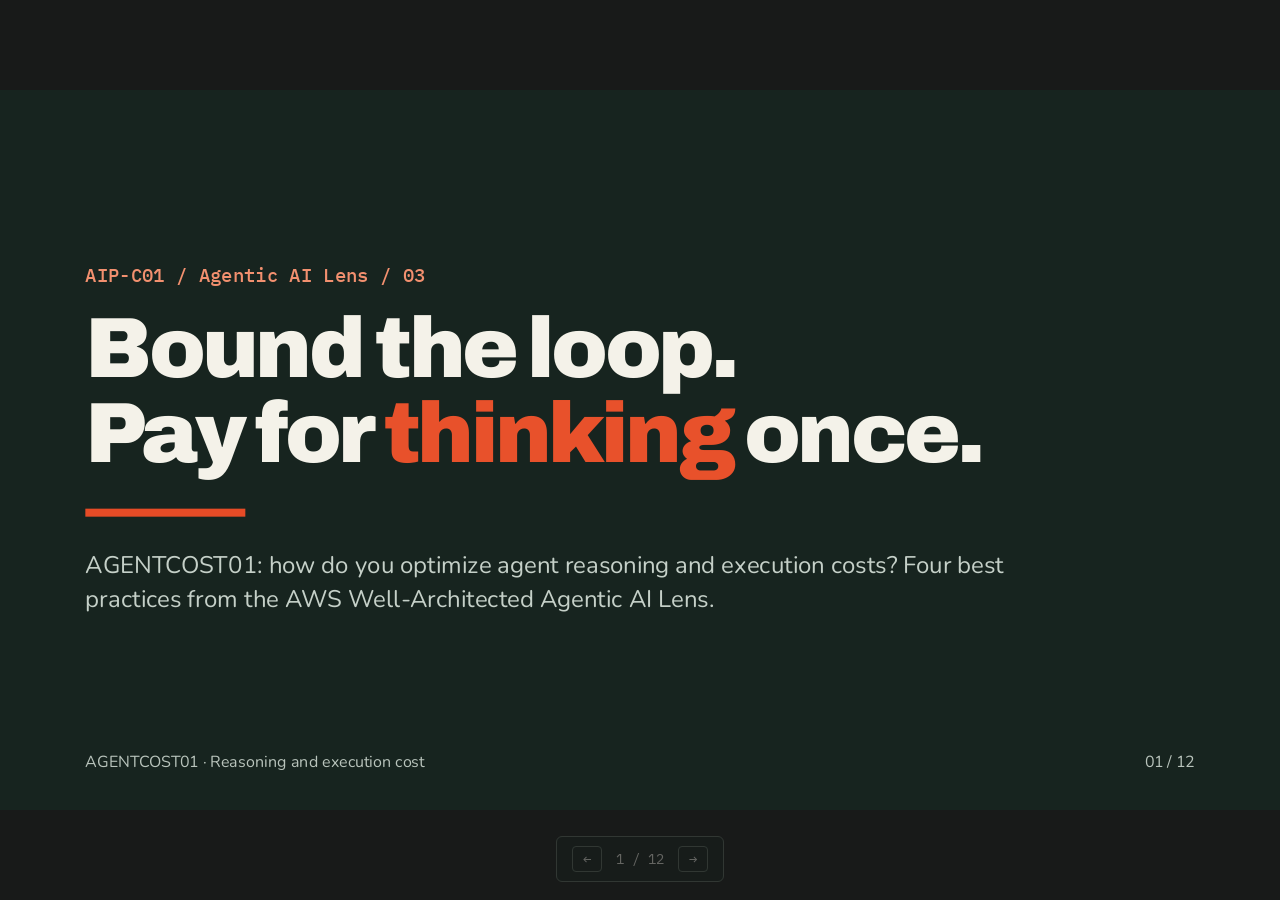
<file: slides/03-agent-cost-reasoning/index.html>
<!doctype html>
<html lang="en">
<head>
<meta charset="utf-8"><meta name="viewport" content="width=device-width,initial-scale=1">
<title>Agent reasoning cost — Bound the loop (AGENTCOST01)</title>
<link href="https://fonts.googleapis.com/css2?family=Archivo:wght@400;600;800;900&family=IBM+Plex+Mono:wght@400;500&family=Nunito:wght@400;600;700&display=swap" rel="stylesheet">
<style>
/* === FIXED 16:9 STAGE ===
   Slides are authored at 1920x1080 and scaled as a whole, like slides/01-bedrock-inference.
   Generated from the deck's shared stylesheet plus one <section> per slide. */
html,body{width:100%;height:100%;margin:0;overflow:hidden;background:#181a19}
.deck-viewport{position:fixed;inset:0;overflow:hidden;background:#181a19}
.deck-stage{position:absolute;left:0;top:0;width:1920px;height:1080px;overflow:hidden;transform-origin:0 0;background:#f4f2e9}
.slide{position:absolute;left:0;top:0;width:1920px;height:1080px;box-sizing:border-box;overflow:hidden;visibility:hidden;opacity:0;pointer-events:none}
.slide.active{visibility:visible;opacity:1;pointer-events:auto}
aside{display:none}
ul,ol{margin:0;padding-left:44px}

/* === SLIDE LOOK (shared deck.css) === */
/* How AWS SAM works: shared look. Palette matches slides/01-bedrock-inference.
   Light slide #f4f2e9, dark slide #17241f, accent #e64b26 (fills, large type),
   #b8330f for small accent text so it holds 4.5:1 on the light tone. */

body { font-family: 'Nunito', Arial, sans-serif; color: #17241f; }
h1, h2, h3, p { margin: 0; }

section { display: flex; flex-direction: column; padding: 128px 128px 160px; background: #f4f2e9; color: #17241f; }
section.dark { background: #17241f; color: #f4f2e9; }

/* Type scale: 128 / 72 / 40 / 30 / 26 / 24 */
h1 { font-family: 'Archivo', Arial, sans-serif; font-size: 128px; font-weight: 900; line-height: 1; letter-spacing: -5px; }
h2 { font-family: 'Archivo', Arial, sans-serif; font-size: 72px; font-weight: 800; line-height: 1.05; letter-spacing: -2px; }
h3 { font-family: 'Archivo', Arial, sans-serif; font-size: 40px; font-weight: 800; line-height: 1.1; letter-spacing: -1px; }

.eyebrow { font-family: 'IBM Plex Mono', 'Courier New', monospace; font-size: 28px; font-weight: 500; color: #b8330f; margin-bottom: 28px; }
section.dark .eyebrow { color: #f2906f; }
.accent { color: #e8512b; }
.hl { color: #f2906f; }
.lede { font-size: 36px; line-height: 1.4; color: #526057; }
section.dark .lede { color: #c5d0c8; }
.body { font-size: 30px; line-height: 1.4; color: #17241f; }
section.dark .body { color: #e6eae4; }
.stripe { width: 240px; height: 12px; background: #e64b26; margin: 48px 0; }

/* Footer: one pinned row */
.footer { position: absolute; left: 128px; bottom: 56px; width: 1664px; height: 32px; display: flex; justify-content: space-between; }
.footer p { font-size: 24px; color: #526057; }
section.dark .footer p { color: #b9c4bc; }

/* Card rows */
.cards { display: flex; gap: 32px; margin-top: 56px; }
.card { flex: 1; display: flex; flex-direction: column; gap: 18px; padding: 36px; background: #f9f8f1; border: 2px solid #c8cec3; }
.card .tag { font-family: 'IBM Plex Mono', 'Courier New', monospace; font-size: 24px; font-weight: 500; color: #b8330f; }
.cmd { font-family: 'IBM Plex Mono', 'Courier New', monospace; font-size: 24px; font-weight: 500; color: #17241f; background: #dce9d4; padding: 12px 16px; }
section.dark .card { background: #22332b; border-color: #3b4b43; }
section.dark .card .tag { color: #f2906f; }
section.dark .card .cmd { background: #2f433a; color: #f4f2e9; }

/* Statement band */
.band { margin-top: 48px; padding: 28px 36px; background: #17241f; color: #f4f2e9; font-size: 30px; line-height: 1.4; }
section.dark .band { background: #f4f2e9; color: #17241f; }

/* Pipeline of steps */
.flow { display: flex; margin-top: 56px; }
.step { flex: 1; display: flex; flex-direction: column; gap: 14px; padding: 32px 28px; background: #f9f8f1; border: 2px solid #c8cec3; }
.step .body { font-size: 28px; }
.step .num { font-family: 'IBM Plex Mono', 'Courier New', monospace; font-size: 28px; font-weight: 500; color: #b8330f; }
.step.final { background: #17241f; border-color: #17241f; color: #f4f2e9; }
.step.final .num { color: #f2906f; }
.step.final .cmd { background: #2f433a; color: #f4f2e9; }
.step.final .body { color: #e6eae4; }
.arrow { width: 64px; align-self: center; text-align: center; font-family: 'IBM Plex Mono', 'Courier New', monospace; font-size: 44px; font-weight: 500; color: #e64b26; }

/* Two columns */
.cols { display: flex; gap: 64px; margin-top: 56px; }
.col { flex: 1; display: flex; flex-direction: column; gap: 24px; }
.list { font-size: 32px; line-height: 1.4; color: #17241f; }
.list li { margin-top: 14px; margin-bottom: 14px; }

/* Terminal block */
.term { padding: 36px 40px; background: #17241f; }
.ln { font-family: 'IBM Plex Mono', 'Courier New', monospace; font-size: 26px; line-height: 1.55; color: #f4f2e9; }
.ln.dim { color: #a9b9ad; }
.ln.hot { color: #f2906f; }
.ln.i1 { padding-left: 36px; }
.ln.i2 { padding-left: 72px; }

/* Tables */
table { margin-top: 48px; width: 1664px; font-family: 'Nunito', Arial, sans-serif; font-size: 30px; color: #17241f; border-collapse: collapse; }
th, td { padding: 22px 24px; text-align: left; border-bottom: 1px solid #c8cec3; vertical-align: top; }
th { color: #526057; font-weight: 700; }

/* Architecture row */
.arch { display: flex; align-items: center; margin-top: 56px; }
.node { display: flex; flex-direction: column; gap: 10px; padding: 28px; background: #f9f8f1; border: 2px solid #c8cec3; }
.node.wide { flex: 1; }
.node.core { background: #dce9d4; border-color: #9fbf93; }
.node .tag { font-family: 'IBM Plex Mono', 'Courier New', monospace; font-size: 24px; font-weight: 500; color: #b8330f; }
.node h3 { font-size: 34px; }
.node .small { font-size: 26px; line-height: 1.35; color: #3b4a42; }
.arch .col { flex: 1.25; gap: 24px; }

/* === NAVIGATION === */
.deck-controls{position:fixed;left:50%;bottom:18px;transform:translateX(-50%);display:flex;align-items:center;gap:14px;padding:9px 15px;background:#17241f;color:#f4f2e9;border:1px solid #617165;border-radius:6px;font:14px 'IBM Plex Mono',monospace;white-space:nowrap;opacity:.35;transition:opacity .2s}
.deck-controls:hover,.deck-controls:focus-within{opacity:1}
.deck-controls button{font:inherit;color:inherit;background:none;border:1px solid #617165;border-radius:4px;padding:3px 10px;cursor:pointer}
.deck-controls button:hover{background:#2f433a}

/* === PRINT: one slide per page === */
@media print{
  @page{size:1920px 1080px;margin:0}
  html,body{width:1920px;height:auto;overflow:visible;background:#fff}
  .deck-viewport{position:static;overflow:visible}
  .deck-stage{position:static;width:auto;height:auto;transform:none!important;overflow:visible}
  .slide{position:relative;visibility:visible;opacity:1;pointer-events:auto;break-after:page;page-break-after:always}
  .slide:last-child{break-after:auto;page-break-after:auto}
  .deck-controls{display:none!important}
}

/* === Additions for the Agentic AI Lens cost decks === */
.stat { display: flex; flex-direction: column; gap: 8px; padding: 26px 34px; background: #f9f8f1; border: 2px solid #c8cec3; }
.stat .big { font-family: 'Archivo', Arial, sans-serif; font-size: 84px; font-weight: 900; line-height: 1; letter-spacing: -3px; color: #e64b26; }
.stat .body { font-size: 26px; line-height: 1.35; }
section.dark .stat { background: #22332b; border-color: #3b4b43; }
section.dark table, section.dark th, section.dark td { color: #e6eae4; border-color: #3b4b43; }
section.dark th { color: #c5d0c8; }
.rk { font-family: 'IBM Plex Mono', 'Courier New', monospace; font-size: 24px; font-weight: 500; color: #3b4a42; }
.rk.hi { color: #b8330f; font-weight: 700; }
section.dark .rk.hi { color: #f2906f; }
td .mono { font-family: 'IBM Plex Mono', 'Courier New', monospace; font-size: 0.86em; color: #b8330f; }
.col.narrow { flex: .7; }
.cards.tight { gap: 24px; }
.cards.tight .card { padding: 30px; }
.cards.tight .body { font-size: 26px; }
</style>
</head>
<body>
<div class="deck-viewport"><main class="deck-stage" id="deckStage">
<section id="cover" class="slide dark" style="justify-content: center;">
<p class="eyebrow">AIP-C01 / Agentic AI Lens / 03</p>
<h1>Bound the loop.<br>Pay for <span class="accent">thinking</span> once.</h1>
<div class="stripe"></div>
<p class="lede" style="width: 1400px;">AGENTCOST01: how do you optimize agent reasoning and execution costs? Four best practices from the AWS Well-Architected Agentic AI Lens.</p>
<div class="footer"><p>AGENTCOST01 · Reasoning and execution cost</p><p>01 / 12</p></div>
<aside>Frame the talk: this is the first of the cost questions in the Agentic AI Lens. It is about the tokens an agent burns while it reasons and while several agents coordinate, not about which model is called. Model choice and prompt size are the next deck (AGENTCOST02).</aside>
</section>
<section id="question" class="slide">
<p class="eyebrow">01 / The question</p>
<h2>Cost grows in the loop, not the prompt.</h2>
<div class="cards">
<div class="card"><p class="tag">REASONING</p><h3>Loops repeat</h3><p class="body">Plan, execute, verify and reflect cycles each consume tokens, and nothing stops them unless you add an exit.</p></div>
<div class="card"><p class="tag">COORDINATION</p><h3>Agents multiply it</h3><p class="body">Every handoff and every supervisor layer adds inference calls on top of the real work.</p></div>
<div class="card"><p class="tag">OUTCOME</p><h3>Predictable budgets</h3><p class="body">Design cost-aware reasoning up front and avoid the cost growth that appears after launch.</p></div>
</div>
<div class="band">Goal: <span class="hl">expensive model calls only where language understanding is needed</span>, and everything else bounded, shared or rule-based.</div>
<div class="footer"><p>AGENTCOST01 · Reasoning and execution cost</p><p>02 / 12</p></div>
<aside>The Lens says teams that design cost-aware reasoning patterns early can reach predictable token budgets, and avoid the cost growth that tends to emerge once an agentic project is live. The capability intent has five parts: bounded reasoning cycles, coordination that scales with task complexity rather than conversation length, orchestration matched to how deterministic each decision is, hierarchies as shallow as the workflow allows, and reasoning and coordination cost tracked as separate metrics.</aside>
</section>
<section id="map" class="slide">
<p class="eyebrow">02 / The four practices</p>
<h2>One question, four levers.</h2>
<table style="font-size: 28px;">
<tr><th style="width: 15%;">ID</th><th style="width: 33%;">Practice</th><th style="width: 12%;">Risk</th><th style="width: 40%;">The lever</th></tr>
<tr><td><span class="mono">BP01</span></td><td>Reflection loops that stop</td><td><span class="rk">Medium</span></td><td>Iteration cap, confidence exit, token budget</td></tr>
<tr><td><span class="mono">BP02</span></td><td>Efficient agent handoffs</td><td><span class="rk hi">High</span></td><td>Structured summaries and shared memory</td></tr>
<tr><td><span class="mono">BP03</span></td><td>Hybrid supervisor</td><td><span class="rk">Medium</span></td><td>Rules first, AI only for ambiguity</td></tr>
<tr><td><span class="mono">BP04</span></td><td>Shallow hierarchies</td><td><span class="rk">Medium</span></td><td>Compact manifests, autonomous workers</td></tr>
</table>
<div class="band">Risk is the Lens rating for <span class="hl">not</span> establishing the practice. Handoff cost is the only High.</div>
<div class="footer"><p>AGENTCOST01 · Reasoning and execution cost</p><p>03 / 12</p></div>
<aside>Each practice is a numbered best practice under AGENTCOST01: BP01 to BP04. The risk column is the level of risk the Lens assigns if the practice is not established. BP02 is rated High because redundant context at every handoff is described as the largest hidden cost in multi-agent systems. The other three are Medium.</aside>
</section>
<section id="bp01" class="slide">
<p class="eyebrow">BP01 / Reflection loops</p>
<h2>Every loop needs an exit.</h2>
<div class="cols">
<div class="col">
<ul class="list">
<li>Set three limits per agent: a maximum iteration count, a confidence threshold and a per-session token budget.</li>
<li>Reflect selectively. Run full self-correction only when the first output scores below a threshold.</li>
<li>Track tokens per cycle and decision quality, then tune the limits from data.</li>
</ul>
</div>
<div class="col narrow">
<div class="stat"><p class="big">3</p><p class="body">limits on every agent: iterations, confidence, tokens</p></div>
<div class="stat"><p class="big">Gate</p><p class="body">reflection on a lightweight rubric score</p></div>
</div>
</div>
<div class="band">Enforce caps in <span class="hl">AgentCore Policy</span>, not just the system prompt. A prompt-only cap can drift under prompt injection.</div>
<div class="footer"><p>AGENTCOST01 · Reasoning and execution cost</p><p>04 / 12</p></div>
<aside>Each reflection loop assumes another iteration improves the answer by more than it costs. Make the loop emit a structured confidence signal with every action, inspect it in the orchestration layer, and stop when it clears the threshold. Iteration caps written only in the system prompt can drift under adversarial input, so enforce them at the traffic layer using Cedar policies in Amazon Bedrock AgentCore Policy at the AgentCore Gateway boundary. AgentCore Runtime gives each session its own budget. Use smaller models for the plan and verify phases and keep the largest model for execution.</aside>
</section>
<section id="bp01-steps" class="slide">
<p class="eyebrow">BP01 / Steps</p>
<h2>Five steps to a bounded loop.</h2>
<table style="font-size: 26px;">
<tr><th style="width: 5%;">#</th><th style="width: 33%;">Step</th><th style="width: 34%;">What to do</th><th style="width: 28%;">AWS service</th></tr>
<tr><td>1</td><td>Define termination</td><td>Iteration, confidence and token limits</td><td><span class="mono">AgentCore Policy</span></td></tr>
<tr><td>2</td><td>Instrument each cycle</td><td>Token counts, alarms on anomalies</td><td><span class="mono">Observability, CloudWatch</span></td></tr>
<tr><td>3</td><td>Set objective confidence</td><td>Anchor to measured quality</td><td><span class="mono">AgentCore Evaluations</span></td></tr>
<tr><td>4</td><td>Gate reflection</td><td>Reflect only below the rubric score</td><td>Orchestration layer</td></tr>
<tr><td>5</td><td>Recalibrate</td><td>Monthly, or quarterly if stable</td><td>Cost-quality baselines</td></tr>
</table>
<div class="band">Anchor early exit to <span class="hl">LLM-as-a-Judge scores</span>, not to the agent's self-reported confidence.</div>
<div class="footer"><p>AGENTCOST01 · Reasoning and execution cost</p><p>05 / 12</p></div>
<aside>The five implementation steps from the Lens. One: set termination conditions per agent and enforce them with AgentCore Policy Cedar policies at the Gateway. Two: enable AgentCore Observability to capture per-session token counts through OpenTelemetry and put CloudWatch alarms on anomalous per-cycle patterns. Three: use AgentCore Evaluations with LLM-as-a-Judge so early-termination thresholds rest on measured quality. Four: score each initial output with a lightweight rubric and reflect only below a configurable threshold. Five: review cost-quality baselines monthly, or quarterly for stable workloads, and adjust thresholds, iteration limits and reflection triggers.</aside>
</section>
<section id="bp02" class="slide">
<p class="eyebrow">BP02 / Handoffs</p>
<h2>Send a summary, not the transcript.</h2>
<div class="cols" style="margin-top: 48px;">
<div class="col">
<div class="card"><p class="tag">ANTI-PATTERN</p><h3>Full history, every handoff</h3><p class="body">Shared facts are re-sent to each agent, so context grows with agent count. Handoff cost goes untracked.</p></div>
</div>
<div class="col">
<div class="card" style="background: #dce9d4; border-color: #9fbf93;"><p class="tag">PATTERN</p><h3>Structured handoff + shared memory</h3><p class="body">A versioned summary: task spec, relevant facts, constraints. Common context lives in AgentCore Memory, written once and read by many.</p></div>
</div>
</div>
<div class="band">Rated <span class="hl">High</span>: redundant context at every handoff is the largest hidden cost in a multi-agent system.</div>
<div class="footer"><p>AGENTCOST01 · Reasoning and execution cost</p><p>06 / 12</p></div>
<aside>Treat handoff messages as structured summaries. Version the schema so receivers can reject malformed handoffs. AgentCore Memory supports write once, read many: one agent stores a fact under a session ID and actor ID, and collaborators read it without re-embedding it. A small model call or a Lambda function can distill context to the minimum sufficient set before each handoff. Document which agent owns writes to each memory namespace. The outcome is coordination cost that tracks task complexity rather than conversation length or agent count.</aside>
</section>
<section id="bp02-steps" class="slide">
<p class="eyebrow">BP02 / Flatten and measure</p>
<h2>Flatten the tree, then watch the ratio.</h2>
<div class="cols">
<div class="col">
<ol class="list" style="font-size: 28px;">
<li>Distill context with a small model or Lambda before each handoff.</li>
<li>Audit supervisor-worker depth. Replace middle layers with direct worker-to-worker calls over the AgentCore Runtime A2A protocol.</li>
<li>Publish agents as tools through AgentCore Gateway with Semantic Tool Selection on.</li>
<li>Run AgentCore Evaluations on live tool-call traces and in CI/CD.</li>
<li>Tag every call with workflow-id and agent-role. Alert in AWS Budgets above the ratio.</li>
</ol>
</div>
<div class="col narrow">
<div class="stat"><p class="big">20%</p><p class="body">max share of workflow tokens spent on orchestration</p></div>
<div class="stat"><p class="big">&gt;3</p><p class="body">levels deep and supervisor calls compound quickly</p></div>
</div>
</div>
<div class="footer"><p>AGENTCOST01 · Reasoning and execution cost</p><p>07 / 12</p></div>
<aside>Each supervisor-worker layer adds at least one inference to delegate and one to synthesize, so hierarchies deeper than three levels compound fast. The diagnostic metric is the orchestration-to-execution token ratio, and supervisors should use no more than 20 percent of total workflow tokens. AgentCore Observability gives distributed tracing so agent-to-agent cost shows as its own category. The full step list in the Lens also includes designing structured handoff messages and provisioning shared memory with ownership rules, which are on the previous slide.</aside>
</section>
<section id="bp03" class="slide">
<p class="eyebrow">BP03 / Hybrid supervisor</p>
<h2>Use the cheapest mechanism that can decide.</h2>
<table style="font-size: 28px;">
<tr><th style="width: 26%;">Routing decision</th><th style="width: 44%;">Mechanism</th><th style="width: 30%;">Rule of thumb</th></tr>
<tr><td>Fully deterministic</td><td>Cedar policy at AgentCore Gateway. No inference.</td><td>Fewer than 10 branches</td></tr>
<tr><td>Partly deterministic</td><td>Lightweight classifier. Rules first, escalate below a confidence threshold.</td><td>10 to 50 categories</td></tr>
<tr><td>Open-ended</td><td>AI supervisor with full model reasoning.</td><td>Unbounded categories</td></tr>
</table>
<div class="band">Overhead ratio = supervisor tokens ÷ total tokens. If it drifts up, the pattern needs <span class="hl">reassessment, not a bigger budget</span>.</div>
<div class="footer"><p>AGENTCOST01 · Reasoning and execution cost</p><p>08 / 12</p></div>
<aside>At each orchestration point, the routing decision is either a selection among a finite set of conditions, such as task type, output classification or error code, which rules can handle, or an open-ended judgment that needs a model. Teams often pay for AI supervision across a whole workflow simply because the pattern defaults that way. The quantitative guidance in the Lens is rules for fewer than ten deterministic branches, a lightweight classifier for ten to fifty categories, and an AI supervisor only for unbounded category spaces. The classifier can be a small Bedrock model or a rule-based heuristic, and its escalation rate is the tuning signal.</aside>
</section>
<section id="bp03-steps" class="slide">
<p class="eyebrow">BP03 / Steps</p>
<h2>Four steps to hybrid supervision.</h2>
<div class="flow">
<div class="step"><p class="num">01</p><h3>Analyze</h3><p class="body">Classify each routing decision as deterministic, partial or open-ended. Record it as an ADR.</p></div>
<p class="arrow">→</p>
<div class="step"><p class="num">02</p><h3>Apply rules</h3><p class="body">Cedar policies in AgentCore Policy for every fully deterministic branch.</p></div>
<p class="arrow">→</p>
<div class="step"><p class="num">03</p><h3>Classify</h3><p class="body">Small model or heuristic first. Escalate to the supervisor below a threshold. Log the rate.</p></div>
<p class="arrow">→</p>
<div class="step final"><p class="num">04</p><h3>Attribute</h3><p class="body">AgentCore Observability splits tokens by orchestrator and worker. Alert on drift.</p></div>
</div>
<div class="band">Written criteria keep new workflows from <span class="hl">defaulting to AI supervision</span>.</div>
<div class="footer"><p>AGENTCOST01 · Reasoning and execution cost</p><p>09 / 12</p></div>
<aside>Step one is a workflow determinism analysis, with the rationale recorded as an architectural decision record. Step two configures AgentCore Policy Cedar policies at AgentCore Gateway for every fully deterministic branch. Step three inserts the lightweight classifier and logs the escalation rate. Step four separates orchestration cost from worker cost with AgentCore Observability, calculates the overhead ratio per workflow and alerts when it rises above baseline.</aside>
</section>
<section id="bp04" class="slide">
<p class="eyebrow">BP04 / Hierarchies</p>
<h2>Compact manifests, autonomous workers.</h2>
<div class="cols">
<div class="col">
<ul class="list" style="font-size: 30px;">
<li>Describe each worker as a structured manifest: description, input schema, output schema.</li>
<li>Let supervisors discover tools at runtime through Gateway MCP, not a long prompt.</li>
<li>Workers finish sub-tasks end to end and return one result with a confidence score.</li>
<li>Workers read shared context from AgentCore Memory. Context relayed through a supervisor is sent twice.</li>
</ul>
</div>
<div class="col narrow">
<div class="stat"><p class="big">&lt;200</p><p class="body">tokens per worker manifest</p></div>
<div class="stat"><p class="big">15%</p><p class="body">example target: supervisor tokens as a share of worker tokens</p></div>
</div>
</div>
<div class="footer"><p>AGENTCOST01 · Reasoning and execution cost</p><p>10 / 12</p></div>
<aside>Supervisor cost is driven by how expensive each routing decision is, which manifest size controls, and by how often routing happens, which autonomy controls. AgentCore Policy through Gateway limits which tools each worker can invoke on its own. Plan-then-execute can compress repeatable workflows further. The 15 percent figure is the example target in the Lens: alert when supervisor tokens exceed 15 percent of worker tokens. The anti-patterns are verbose natural-language capability descriptions, which make cost grow linearly with worker count, and supervisor check-ins after every sub-step.</aside>
</section>
<section id="anti" class="slide dark">
<p class="eyebrow">Watch for these</p>
<h2>Anti-patterns across the four.</h2>
<div class="cards tight">
<div class="card"><p class="tag">BP01</p><h3>Open loops</h3><p class="body">No iteration or cost caps. Reflection on every output. Fixed counts instead of confidence.</p></div>
<div class="card"><p class="tag">BP02</p><h3>Chatty handoffs</h3><p class="body">Full history each hop. Deep supervisor trees. No shared memory.</p></div>
<div class="card"><p class="tag">BP03</p><h3>Default AI routing</h3><p class="body">AI supervisors for deterministic flows, with no check for explicit rules.</p></div>
<div class="card"><p class="tag">BP04</p><h3>Verbose manifests</h3><p class="body">Prose capability descriptions. Supervisor check-ins after every sub-step.</p></div>
</div>
<div class="band">Common thread: tracking only the <b>aggregate workflow cost</b> hides these.</div>
<div class="footer"><p>AGENTCOST01 · Reasoning and execution cost</p><p>11 / 12</p></div>
<aside>Read across the four. BP01 has no limits and reflects on everything. BP02 sends whole transcripts and builds deep trees. BP03 pays for a model to make decisions a rule could make. BP04 uses long prose capability descriptions and makes supervisors check in constantly. BP03 and BP04 list aggregate-only cost tracking as an anti-pattern and BP02 lists missing handoff cost tracking, which is why the closing slide is about metrics.</aside>
</section>
<section id="metrics" class="slide dark">
<p class="eyebrow">Operate</p>
<h2>Track four numbers per workflow.</h2>
<table style="font-size: 28px;">
<tr><th style="width: 36%;">Metric</th><th style="width: 46%;">Signal</th><th style="width: 18%;">Practice</th></tr>
<tr><td>Tokens per reasoning cycle</td><td>Alarm on anomalous cycles</td><td><span class="mono">BP01</span></td></tr>
<tr><td>Orchestration-to-execution ratio</td><td>Supervisors at or below 20%</td><td><span class="mono">BP02</span></td></tr>
<tr><td>Escalation rate</td><td>Tuning signal for the classifier</td><td><span class="mono">BP03</span></td></tr>
<tr><td>Supervisor-to-worker cost</td><td>Example target 15%, alert on breach</td><td><span class="mono">BP04</span></td></tr>
</table>
<div class="band">Related: AGENTCOST02 (models and tokens), AGENTCOST05, AGENTCOST07. Source: AWS Well-Architected Agentic AI Lens.</div>
<div class="footer"><p>AGENTCOST01 · Reasoning and execution cost</p><p>12 / 12</p></div>
<aside>Close on measurement. Each practice names a metric that tells you when the pattern needs adjusting: per-cycle tokens for reasoning loops, the orchestration-to-execution ratio for handoffs, the escalation rate for hybrid supervision, and the supervisor-to-worker ratio for hierarchies. The best practices cross-reference AGENTCOST02, AGENTCOST05 and AGENTCOST07; see the related list on each practice page. Source for the whole deck: the AGENTCOST01 pages of the AWS Well-Architected Framework Agentic AI Lens.</aside>
</section>
</main></div>
<nav class="deck-controls" aria-label="Slide navigation"><button id="prev" aria-label="Previous slide">←</button><span id="counter" aria-live="polite"></span><button id="next" aria-label="Next slide">→</button></nav>
<script>
/* Arrow keys, PageUp/PageDown, Space, Home and End move between slides; the slide number is kept in the URL hash. */
(function () {
  var slides = Array.prototype.slice.call(document.querySelectorAll('.slide'));
  var stage = document.getElementById('deckStage');
  var counter = document.getElementById('counter');
  var current = 0;
  function fit() {
    var f = Math.min(innerWidth / 1920, innerHeight / 1080);
    stage.style.transform = 'translate(' + (innerWidth - 1920 * f) / 2 + 'px,' + (innerHeight - 1080 * f) / 2 + 'px) scale(' + f + ')';
  }
  function show(n) {
    current = Math.max(0, Math.min(n, slides.length - 1));
    slides.forEach(function (s, k) {
      s.classList.toggle('active', k === current);
      s.setAttribute('aria-hidden', String(k !== current));
    });
    counter.textContent = (current + 1) + ' / ' + slides.length;
    try { history.replaceState(null, '', '#' + (current + 1)); } catch (e) {}
  }
  document.getElementById('prev').onclick = function () { show(current - 1); };
  document.getElementById('next').onclick = function () { show(current + 1); };
  addEventListener('keydown', function (e) {
    if (e.metaKey || e.ctrlKey || e.altKey) return;
    var k = e.key;
    if (k === 'ArrowRight' || k === 'PageDown' || k === ' ') { e.preventDefault(); show(current + 1); }
    else if (k === 'ArrowLeft' || k === 'PageUp') { e.preventDefault(); show(current - 1); }
    else if (k === 'Home') show(0);
    else if (k === 'End') show(slides.length - 1);
  });
  addEventListener('resize', fit);
  fit();
  show((parseInt(location.hash.slice(1), 10) || 1) - 1);
})();
</script>
</body>
</html>
</file>
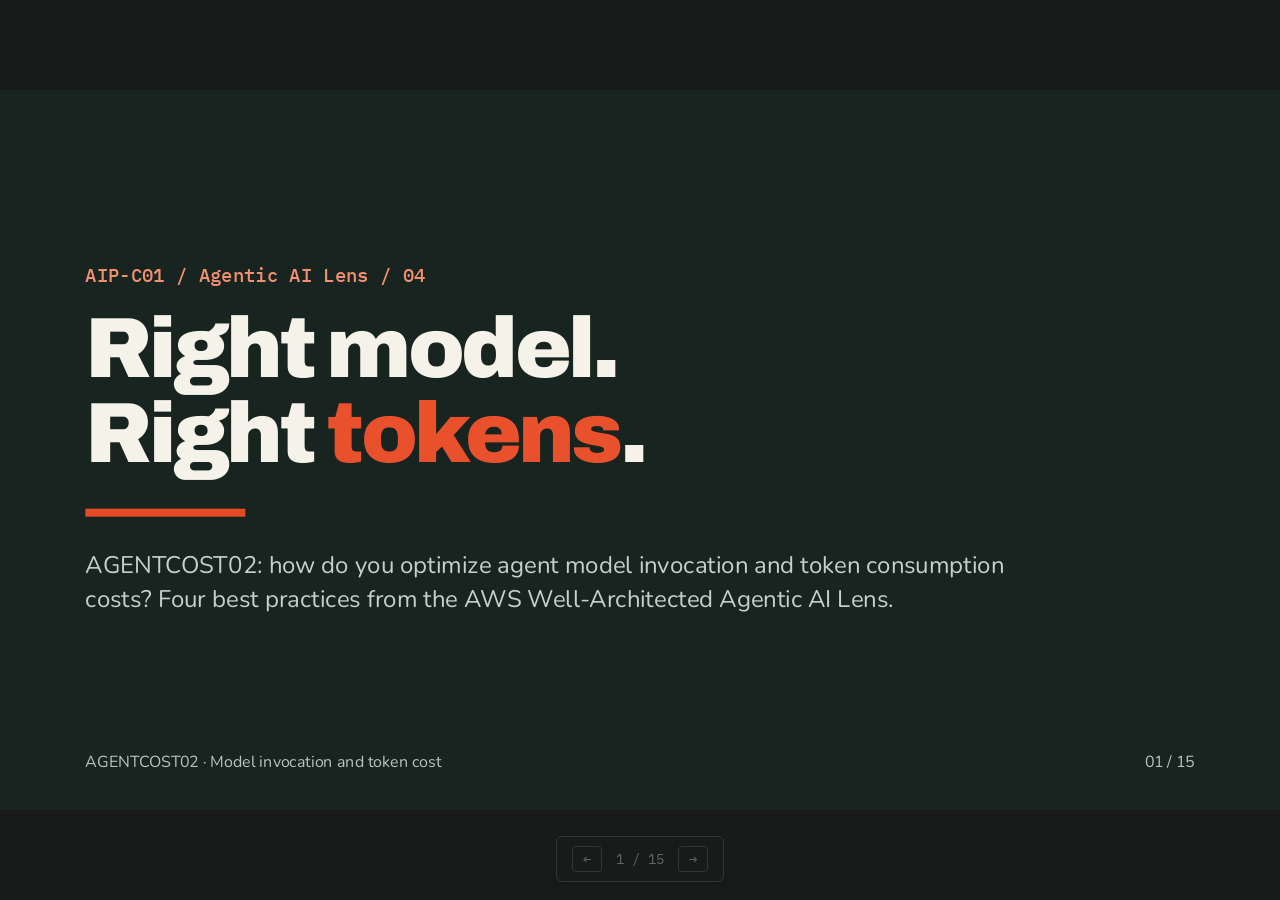
<file: slides/04-agent-cost-models-tokens/index.html>
<!doctype html>
<html lang="en">
<head>
<meta charset="utf-8"><meta name="viewport" content="width=device-width,initial-scale=1">
<title>Agent model and token cost — Right model, right tokens (AGENTCOST02)</title>
<link href="https://fonts.googleapis.com/css2?family=Archivo:wght@400;600;800;900&family=IBM+Plex+Mono:wght@400;500&family=Nunito:wght@400;600;700&display=swap" rel="stylesheet">
<style>
/* === FIXED 16:9 STAGE ===
   Slides are authored at 1920x1080 and scaled as a whole, like slides/01-bedrock-inference.
   Generated from the deck's shared stylesheet plus one <section> per slide. */
html,body{width:100%;height:100%;margin:0;overflow:hidden;background:#181a19}
.deck-viewport{position:fixed;inset:0;overflow:hidden;background:#181a19}
.deck-stage{position:absolute;left:0;top:0;width:1920px;height:1080px;overflow:hidden;transform-origin:0 0;background:#f4f2e9}
.slide{position:absolute;left:0;top:0;width:1920px;height:1080px;box-sizing:border-box;overflow:hidden;visibility:hidden;opacity:0;pointer-events:none}
.slide.active{visibility:visible;opacity:1;pointer-events:auto}
aside{display:none}
ul,ol{margin:0;padding-left:44px}

/* === SLIDE LOOK (shared deck.css) === */
/* How AWS SAM works: shared look. Palette matches slides/01-bedrock-inference.
   Light slide #f4f2e9, dark slide #17241f, accent #e64b26 (fills, large type),
   #b8330f for small accent text so it holds 4.5:1 on the light tone. */

body { font-family: 'Nunito', Arial, sans-serif; color: #17241f; }
h1, h2, h3, p { margin: 0; }

section { display: flex; flex-direction: column; padding: 128px 128px 160px; background: #f4f2e9; color: #17241f; }
section.dark { background: #17241f; color: #f4f2e9; }

/* Type scale: 128 / 72 / 40 / 30 / 26 / 24 */
h1 { font-family: 'Archivo', Arial, sans-serif; font-size: 128px; font-weight: 900; line-height: 1; letter-spacing: -5px; }
h2 { font-family: 'Archivo', Arial, sans-serif; font-size: 72px; font-weight: 800; line-height: 1.05; letter-spacing: -2px; }
h3 { font-family: 'Archivo', Arial, sans-serif; font-size: 40px; font-weight: 800; line-height: 1.1; letter-spacing: -1px; }

.eyebrow { font-family: 'IBM Plex Mono', 'Courier New', monospace; font-size: 28px; font-weight: 500; color: #b8330f; margin-bottom: 28px; }
section.dark .eyebrow { color: #f2906f; }
.accent { color: #e8512b; }
.hl { color: #f2906f; }
.lede { font-size: 36px; line-height: 1.4; color: #526057; }
section.dark .lede { color: #c5d0c8; }
.body { font-size: 30px; line-height: 1.4; color: #17241f; }
section.dark .body { color: #e6eae4; }
.stripe { width: 240px; height: 12px; background: #e64b26; margin: 48px 0; }

/* Footer: one pinned row */
.footer { position: absolute; left: 128px; bottom: 56px; width: 1664px; height: 32px; display: flex; justify-content: space-between; }
.footer p { font-size: 24px; color: #526057; }
section.dark .footer p { color: #b9c4bc; }

/* Card rows */
.cards { display: flex; gap: 32px; margin-top: 56px; }
.card { flex: 1; display: flex; flex-direction: column; gap: 18px; padding: 36px; background: #f9f8f1; border: 2px solid #c8cec3; }
.card .tag { font-family: 'IBM Plex Mono', 'Courier New', monospace; font-size: 24px; font-weight: 500; color: #b8330f; }
.cmd { font-family: 'IBM Plex Mono', 'Courier New', monospace; font-size: 24px; font-weight: 500; color: #17241f; background: #dce9d4; padding: 12px 16px; }
section.dark .card { background: #22332b; border-color: #3b4b43; }
section.dark .card .tag { color: #f2906f; }
section.dark .card .cmd { background: #2f433a; color: #f4f2e9; }

/* Statement band */
.band { margin-top: 48px; padding: 28px 36px; background: #17241f; color: #f4f2e9; font-size: 30px; line-height: 1.4; }
section.dark .band { background: #f4f2e9; color: #17241f; }

/* Pipeline of steps */
.flow { display: flex; margin-top: 56px; }
.step { flex: 1; display: flex; flex-direction: column; gap: 14px; padding: 32px 28px; background: #f9f8f1; border: 2px solid #c8cec3; }
.step .body { font-size: 28px; }
.step .num { font-family: 'IBM Plex Mono', 'Courier New', monospace; font-size: 28px; font-weight: 500; color: #b8330f; }
.step.final { background: #17241f; border-color: #17241f; color: #f4f2e9; }
.step.final .num { color: #f2906f; }
.step.final .cmd { background: #2f433a; color: #f4f2e9; }
.step.final .body { color: #e6eae4; }
.arrow { width: 64px; align-self: center; text-align: center; font-family: 'IBM Plex Mono', 'Courier New', monospace; font-size: 44px; font-weight: 500; color: #e64b26; }

/* Two columns */
.cols { display: flex; gap: 64px; margin-top: 56px; }
.col { flex: 1; display: flex; flex-direction: column; gap: 24px; }
.list { font-size: 32px; line-height: 1.4; color: #17241f; }
.list li { margin-top: 14px; margin-bottom: 14px; }

/* Terminal block */
.term { padding: 36px 40px; background: #17241f; }
.ln { font-family: 'IBM Plex Mono', 'Courier New', monospace; font-size: 26px; line-height: 1.55; color: #f4f2e9; }
.ln.dim { color: #a9b9ad; }
.ln.hot { color: #f2906f; }
.ln.i1 { padding-left: 36px; }
.ln.i2 { padding-left: 72px; }

/* Tables */
table { margin-top: 48px; width: 1664px; font-family: 'Nunito', Arial, sans-serif; font-size: 30px; color: #17241f; border-collapse: collapse; }
th, td { padding: 22px 24px; text-align: left; border-bottom: 1px solid #c8cec3; vertical-align: top; }
th { color: #526057; font-weight: 700; }

/* Architecture row */
.arch { display: flex; align-items: center; margin-top: 56px; }
.node { display: flex; flex-direction: column; gap: 10px; padding: 28px; background: #f9f8f1; border: 2px solid #c8cec3; }
.node.wide { flex: 1; }
.node.core { background: #dce9d4; border-color: #9fbf93; }
.node .tag { font-family: 'IBM Plex Mono', 'Courier New', monospace; font-size: 24px; font-weight: 500; color: #b8330f; }
.node h3 { font-size: 34px; }
.node .small { font-size: 26px; line-height: 1.35; color: #3b4a42; }
.arch .col { flex: 1.25; gap: 24px; }

/* === NAVIGATION === */
.deck-controls{position:fixed;left:50%;bottom:18px;transform:translateX(-50%);display:flex;align-items:center;gap:14px;padding:9px 15px;background:#17241f;color:#f4f2e9;border:1px solid #617165;border-radius:6px;font:14px 'IBM Plex Mono',monospace;white-space:nowrap;opacity:.35;transition:opacity .2s}
.deck-controls:hover,.deck-controls:focus-within{opacity:1}
.deck-controls button{font:inherit;color:inherit;background:none;border:1px solid #617165;border-radius:4px;padding:3px 10px;cursor:pointer}
.deck-controls button:hover{background:#2f433a}

/* === PRINT: one slide per page === */
@media print{
  @page{size:1920px 1080px;margin:0}
  html,body{width:1920px;height:auto;overflow:visible;background:#fff}
  .deck-viewport{position:static;overflow:visible}
  .deck-stage{position:static;width:auto;height:auto;transform:none!important;overflow:visible}
  .slide{position:relative;visibility:visible;opacity:1;pointer-events:auto;break-after:page;page-break-after:always}
  .slide:last-child{break-after:auto;page-break-after:auto}
  .deck-controls{display:none!important}
}

/* === Additions for the Agentic AI Lens cost decks === */
.stat { display: flex; flex-direction: column; gap: 8px; padding: 26px 34px; background: #f9f8f1; border: 2px solid #c8cec3; }
.stat .big { font-family: 'Archivo', Arial, sans-serif; font-size: 84px; font-weight: 900; line-height: 1; letter-spacing: -3px; color: #e64b26; }
.stat .body { font-size: 26px; line-height: 1.35; }
section.dark .stat { background: #22332b; border-color: #3b4b43; }
section.dark table, section.dark th, section.dark td { color: #e6eae4; border-color: #3b4b43; }
section.dark th { color: #c5d0c8; }
.rk { font-family: 'IBM Plex Mono', 'Courier New', monospace; font-size: 24px; font-weight: 500; color: #3b4a42; }
.rk.hi { color: #b8330f; font-weight: 700; }
section.dark .rk.hi { color: #f2906f; }
td .mono { font-family: 'IBM Plex Mono', 'Courier New', monospace; font-size: 0.86em; color: #b8330f; }
.col.narrow { flex: .7; }
.cards.tight { gap: 24px; }
.cards.tight .card { padding: 30px; }
.cards.tight .body { font-size: 26px; }
</style>
</head>
<body>
<div class="deck-viewport"><main class="deck-stage" id="deckStage">
<section id="cover" class="slide dark" style="justify-content: center;">
<p class="eyebrow">AIP-C01 / Agentic AI Lens / 04</p>
<h1>Right model.<br>Right <span class="accent">tokens</span>.</h1>
<div class="stripe"></div>
<p class="lede" style="width: 1400px;">AGENTCOST02: how do you optimize agent model invocation and token consumption costs? Four best practices from the AWS Well-Architected Agentic AI Lens.</p>
<div class="footer"><p>AGENTCOST02 · Model invocation and token cost</p><p>01 / 15</p></div>
<aside>Frame the talk: foundation model spend can dominate an agentic budget. This deck covers what each call costs: which model, how many tokens, whether you needed to call at all, and whether a customized model would be cheaper. The previous deck (AGENTCOST01) covers how many calls the reasoning loop makes.</aside>
</section>
<section id="question" class="slide">
<p class="eyebrow">01 / The question</p>
<h2>Model calls dominate the bill.</h2>
<div class="cards">
<div class="card"><p class="tag">MATCH</p><h3>Fit model to task</h3><p class="body">Cheap models for routine classification and formatting. Premium models only where the reasoning needs them.</p></div>
<div class="card"><p class="tag">TRIM</p><h3>Shrink every call</h3><p class="body">Keep prompts, tool descriptions and output length to the minimum that preserves decision quality.</p></div>
<div class="card"><p class="tag">REUSE</p><h3>Cache and specialize</h3><p class="body">Serve repeats from caches. Run high-volume recurring tasks on customized models.</p></div>
</div>
<div class="band">Measure <span class="hl">cost per correct response</span>, token use, cache hit rate and escalation rate, per model tier.</div>
<div class="footer"><p>AGENTCOST02 · Model invocation and token cost</p><p>02 / 15</p></div>
<aside>The Lens says teams that right-size model selection to task complexity and optimize token consumption per invocation can reduce cost without sacrificing decision quality. The common issues are: every call defaults to the most capable model, system prompts and tool catalogs grow unreviewed, caching is treated as one-time setup, customization is pursued on low-volume work where training never pays back, and cost is tracked only in aggregate.</aside>
</section>
<section id="map" class="slide">
<p class="eyebrow">02 / The four practices</p>
<h2>One question, four levers.</h2>
<table style="font-size: 28px;">
<tr><th style="width: 15%;">ID</th><th style="width: 33%;">Practice</th><th style="width: 12%;">Risk</th><th style="width: 40%;">The lever</th></tr>
<tr><td><span class="mono">BP01</span></td><td>Tiered model selection</td><td><span class="rk hi">High</span></td><td>Cheapest capable model, escalate on doubt</td></tr>
<tr><td><span class="mono">BP02</span></td><td>Efficient prompts</td><td><span class="rk">Medium</span></td><td>Compress, load tools dynamically, cap output</td></tr>
<tr><td><span class="mono">BP03</span></td><td>Intelligent caching</td><td><span class="rk hi">High</span></td><td>Prompt, semantic and plan-template caches</td></tr>
<tr><td><span class="mono">BP04</span></td><td>Model customization</td><td><span class="rk hi">High</span></td><td>Smaller specialist for high-volume tasks</td></tr>
</table>
<div class="band">Three of the four are rated <span class="hl">High</span> risk if not established.</div>
<div class="footer"><p>AGENTCOST02 · Model invocation and token cost</p><p>03 / 15</p></div>
<aside>Each is a numbered best practice under AGENTCOST02. The risk column is the Lens rating for not establishing the practice: High for tiered model selection, caching and customization, Medium for prompt engineering.</aside>
</section>
<section id="bp01-tiers" class="slide">
<p class="eyebrow">BP01 / Tiered selection</p>
<h2>Classify the task, then pick the tier.</h2>
<table style="font-size: 28px;">
<tr><th style="width: 18%;">Tier</th><th style="width: 52%;">Typical work</th><th style="width: 30%;">Example score</th></tr>
<tr><td>Simple</td><td>Classification, format conversion, intent extraction</td><td><span class="mono">below 0.3</span></td></tr>
<tr><td>Moderate</td><td>Multi-step reasoning, summarization</td><td><span class="mono">0.3 to 0.7</span></td></tr>
<tr><td>Complex</td><td>Open-ended analysis, multi-constraint optimization</td><td><span class="mono">above 0.7</span></td></tr>
</table>
<div class="band">A pre-classifier scores input length, format, constraint count and reasoning depth. It must <span class="hl">cost less than the tier price gap</span>.</div>
<div class="footer"><p>AGENTCOST02 · Model invocation and token cost</p><p>04 / 15</p></div>
<aside>Treating every invocation the same means paying complex-class prices for lightweight work. The pre-classifier can be rules or a small model. The score thresholds shown are the example values from the Lens, so tune them to your own task distribution. Also route document extraction to Amazon Bedrock Data Automation and audio interactions to Amazon Nova Sonic instead of sending raw images or audio to an expensive general-purpose model.</aside>
</section>
<section id="bp01-cascade" class="slide">
<p class="eyebrow">BP01 / Cascade</p>
<h2>Escalate on doubt, not by default.</h2>
<div class="flow">
<div class="step"><p class="num">01</p><h3>Try low</h3><p class="body">The cheapest capable model answers and self-assesses a confidence score.</p></div>
<p class="arrow">→</p>
<div class="step"><p class="num">02</p><h3>Escalate</h3><p class="body">Below threshold, move up one tier. Do not retry at the same tier.</p></div>
<p class="arrow">→</p>
<div class="step"><p class="num">03</p><h3>Fall back</h3><p class="body">Primary, secondary, tertiary models. Timeout or failure moves up a tier.</p></div>
<p class="arrow">→</p>
<div class="step final"><p class="num">04</p><h3>Review</h3><p class="body">Quarterly: inspect escalation rates in Cost Explorer and CloudWatch.</p></div>
</div>
<div class="band">Benchmark with <span class="hl">AgentCore Evaluations</span> on your own task mix, measuring cost per correct response.</div>
<div class="footer"><p>AGENTCOST02 · Model invocation and token cost</p><p>05 / 15</p></div>
<aside>Cascading means the lower-tier model returns a self-assessed confidence and the request escalates only below the configured threshold. Fallback chains per task category move up a tier on timeout or failure instead of retrying the same model. Review routing policies quarterly using AWS Cost Explorer and CloudWatch dashboards, and adjust tiers when thresholds look mis-tuned. Specialized models can be both more accurate and cheaper than general-purpose ones for domain tasks, so include them in the benchmark.</aside>
</section>
<section id="bp01-pricing" class="slide">
<p class="eyebrow">BP01 / Pricing tier</p>
<h2>Pricing tier is a separate dial from model size.</h2>
<div class="cards tight">
<div class="card"><p class="tag">FLEX</p><h3>Dev and test</h3><p class="body">For development and testing.</p></div>
<div class="card"><p class="tag">STANDARD</p><h3>Production</h3><p class="body">For production agents.</p></div>
<div class="card"><p class="tag">PRIORITY</p><h3>Latency-critical</h3><p class="body">Only for user-facing interactions that need it.</p></div>
<div class="card"><p class="tag">BATCH</p><h3>Up to 50% off</h3><p class="body">Reports, enrichment and offline evaluation.</p></div>
<div class="card"><p class="tag">RESERVED</p><h3>30 to 50% off</h3><p class="body">Commit for steady, high-volume workloads.</p></div>
</div>
<div class="band">Use <span class="hl">Amazon Bedrock batch inference</span> for anything that does not need an immediate answer.</div>
<div class="footer"><p>AGENTCOST02 · Model invocation and token cost</p><p>06 / 15</p></div>
<aside>Select the pricing tier per environment: Flex for development and testing, Standard for production, and Priority only for latency-sensitive user-facing agents. Batch inference can save up to 50 percent for non-time-sensitive work such as report generation, data enrichment and offline evaluation. Reserved Tier commitments are quoted at 30 to 50 percent savings for consistent high-volume workloads. Treat the percentages as the Lens's guidance and check current Bedrock pricing before you plan around them.</aside>
</section>
<section id="bp02" class="slide">
<p class="eyebrow">BP02 / Prompt engineering</p>
<h2>Every prompt token is paid on every call.</h2>
<div class="cols">
<div class="col narrow">
<div class="card"><p class="tag">SUGGESTED CONTEXT SPLIT</p>
<table style="margin-top: 0; width: 100%; font-size: 28px;">
<tr><td>System prompt</td><td><span class="mono">20 to 30%</span></td></tr>
<tr><td>User context</td><td><span class="mono">30 to 40%</span></td></tr>
<tr><td>Few-shot examples</td><td><span class="mono">10 to 20%</span></td></tr>
<tr><td>Agent scratchpad</td><td><span class="mono">20 to 30%</span></td></tr>
</table></div>
</div>
<div class="col">
<ul class="list" style="font-size: 30px;">
<li>Replace verbose instructions with structured directives.</li>
<li>Go zero-shot first. Add two or three examples chosen by semantic similarity.</li>
<li>State the output format and maximum length, and set a hard token cap.</li>
</ul>
</div>
</div>
<div class="band">Compression is a <span class="hl">fixed-cost cut</span>: it compounds across every invocation.</div>
<div class="footer"><p>AGENTCOST02 · Model invocation and token cost</p><p>07 / 15</p></div>
<aside>Audit prompts with AgentCore Observability to measure token footprints, then tighten role definitions and remove redundancy. The context split is the suggested allocation from the Lens, not a rule: system prompt 20 to 30 percent, user context 30 to 40, few-shot examples 10 to 20, agent scratchpad 20 to 30. Explicit formatting directives control output cost, and model-specific token limit parameters put a hard cap on response size.</aside>
</section>
<section id="bp02-steps" class="slide">
<p class="eyebrow">BP02 / Steps</p>
<h2>Six steps to a lean prompt.</h2>
<table style="font-size: 24px; margin-top: 36px;">
<tr><th style="width: 4%;">#</th><th style="width: 29%;">Step</th><th style="width: 40%;">What to do</th><th style="width: 27%;">AWS service</th></tr>
<tr><td>1</td><td>Audit and compress</td><td>Measure token footprint first</td><td><span class="mono">AgentCore Observability</span></td></tr>
<tr><td>2</td><td>Load tools dynamically</td><td>Show only relevant tools per call</td><td><span class="mono">Gateway Semantic Tool Selection</span></td></tr>
<tr><td>3</td><td>Constrain output</td><td>Format directives plus token limits</td><td>Model parameters</td></tr>
<tr><td>4</td><td>Manage multi-turn state</td><td>No hand-built history</td><td><span class="mono">AgentCore Memory</span></td></tr>
<tr><td>5</td><td>Trim few-shot examples</td><td>Two or three, by similarity</td><td><span class="mono">Amazon S3</span> library</td></tr>
<tr><td>6</td><td>Version prompts</td><td>Tokens and success rate per version</td><td><span class="mono">Cost Explorer</span> review</td></tr>
</table>
<div class="footer"><p>AGENTCOST02 · Model invocation and token cost</p><p>08 / 15</p></div>
<aside>Step two is where tool catalogs stop growing the fixed cost: AgentCore Gateway uses MCP-based Semantic Tool Selection to present only relevant tools, and tool descriptions are compressed to a name, a one-sentence description and a concise parameter schema. Step five loads examples dynamically from an Amazon S3 hosted library by semantic similarity. Step six treats prompts as versioned artifacts, recording token count, task success rate and cost per task for each version, with a monthly review of cumulative savings against cost-per-task targets.</aside>
</section>
<section id="bp03" class="slide">
<p class="eyebrow">BP03 / Caching</p>
<h2>Cache at three layers.</h2>
<div class="cards">
<div class="card"><p class="tag">PROMPT CACHE</p><h3>Stable prefix</h3><p class="body">Bedrock prompt caching for system prompts and tool descriptions. Dynamic content breaks the prefix, so move it out.</p></div>
<div class="card"><p class="tag">SEMANTIC CACHE</p><h3>Equivalent requests</h3><p class="body">Embed the request, search OpenSearch Serverless, and reuse the answer above a similarity threshold such as cosine 0.95.</p></div>
<div class="card"><p class="tag">PLAN TEMPLATES</p><h3>Recurring plans</h3><p class="body">Key plans by task type and parameter signature, then fill in current parameters instead of re-planning.</p></div>
</div>
<div class="band">Each layer fails differently: <span class="hl">broken prefixes, weak thresholds, one-size TTLs</span>.</div>
<div class="footer"><p>AGENTCOST02 · Model invocation and token cost</p><p>09 / 15</p></div>
<aside>Prompt caching is the highest-impact layer for large stable system prompts; turn it on for agents whose system prompts exceed about 1,000 tokens. A higher similarity threshold reduces false positives but also reduces hit rate, so set it per task type. Plan template examples from the Lens are an onboarding checklist, a support triage decomposition and a reporting workflow plan.</aside>
</section>
<section id="bp03-compare" class="slide">
<p class="eyebrow">BP03 / Prompt vs semantic</p>
<h2>One reuses the prompt, one the answer.</h2>
<p class="rk hi" style="margin-top: 36px;">PROMPT CACHE · THE MODEL STILL RUNS</p>
<div class="flow" style="margin-top: 12px;">
<div class="step" style="padding: 22px 26px; gap: 8px;"><h3 style="font-size: 34px;">Request</h3><p class="body" style="font-size: 26px;">System prompt and tools, then the question.</p></div>
<p class="arrow">→</p>
<div class="step" style="padding: 22px 26px; gap: 8px;"><h3 style="font-size: 34px;">Checkpoint</h3><p class="body" style="font-size: 26px;">The matching prefix is read from the cache.</p></div>
<p class="arrow">→</p>
<div class="step" style="padding: 22px 26px; gap: 8px;"><h3 style="font-size: 34px;">Model runs</h3><p class="body" style="font-size: 26px;">Only the new tokens are processed.</p></div>
<p class="arrow">→</p>
<div class="step final" style="padding: 22px 26px; gap: 8px;"><h3 style="font-size: 34px;">Fresh answer</h3><p class="body" style="font-size: 26px;">Saves input cost and time to first token.</p></div>
</div>
<p class="rk hi" style="margin-top: 28px;">SEMANTIC CACHE · THE MODEL MAY NOT RUN</p>
<div class="flow" style="margin-top: 12px;">
<div class="step" style="padding: 22px 26px; gap: 8px;"><h3 style="font-size: 34px;">Embed</h3><p class="body" style="font-size: 26px;">Turn the question into a vector.</p></div>
<p class="arrow">→</p>
<div class="step" style="padding: 22px 26px; gap: 8px;"><h3 style="font-size: 34px;">Search</h3><p class="body" style="font-size: 26px;">Nearest stored question against the threshold.</p></div>
<p class="arrow">→</p>
<div class="step final" style="padding: 22px 26px; gap: 8px;"><h3 style="font-size: 34px;">Hit: reuse</h3><p class="body" style="font-size: 26px;">Return the stored answer. No model call.</p></div>
<p class="arrow" style="font-size: 30px;">or</p>
<div class="step" style="padding: 22px 26px; gap: 8px;"><h3 style="font-size: 34px;">Miss: call</h3><p class="body" style="font-size: 26px;">Call the model, then store the answer.</p></div>
</div>
<div class="band" style="margin-top: 36px;">Prompt cache for a <span class="hl">big stable prefix</span>. Semantic cache for <span class="hl">repeated questions, same answer</span>.</div>
<div class="footer"><p>AGENTCOST02 · Model invocation and token cost</p><p>10 / 15</p></div>
<aside>Prompt caching keeps the model in the loop: the cached prefix (system prompt, tool definitions, long documents, earlier turns) is read instead of reprocessed, so you save input-token cost and time to first token, but every answer is generated fresh. It needs an exact prefix match, so keep stable content first and variable content last, and the cache expires after a short period of no use. Semantic caching is an application layer you build: embed the question, search a vector store, and above the similarity threshold return the stored answer with no model call. It saves the whole call, but a false match returns a wrong or stale answer, so set the threshold per task type, include the user or tenant in the key for permissioned answers, and invalidate on source changes. Combine them: semantic cache in front, prompt caching on the model call behind it. Exam cues: repeated long context points to prompt caching; similar questions from many users, avoid invoking the model, points to semantic caching; identical requests need only a plain key-value cache. Verify current Bedrock cache TTLs and per-model minimum checkpoint sizes in the documentation.</aside>
</section>
<section id="bp03-keep" class="slide">
<p class="eyebrow">BP03 / Keep it honest</p>
<h2>Caches need invalidation and alarms.</h2>
<div class="cols">
<div class="col">
<ul class="list" style="font-size: 30px;">
<li>Purge entries on events when source data changes, so aggressive caching is safe for moderately volatile data.</li>
<li>Set a TTL per task type, so time-sensitive data is not served stale.</li>
<li>Accept quantized embeddings only if task success drops less than 2%.</li>
<li>Alarm on hit rate per layer in CloudWatch.</li>
</ul>
</div>
<div class="col narrow">
<div class="card"><p class="tag">ANTI-PATTERNS</p><p class="body">Identical prompts at full input price.</p><p class="body">Exact-match lookups that miss rephrased requests.</p><p class="body">One TTL for every task.</p></div>
</div>
</div>
<div class="footer"><p>AGENTCOST02 · Model invocation and token cost</p><p>11 / 15</p></div>
<aside>Event-driven invalidation purges entries when source data changes. Build CloudWatch dashboards and alarms for hit rates across the prompt, semantic and plan-template caches, and use AWS Cost Explorer for the savings view. AgentCore Memory session identifiers also keep multi-turn state without manual history concatenation, which is a related way to stop re-sending the same tokens.</aside>
</section>
<section id="bp04-math" class="slide">
<p class="eyebrow">BP04 / Customization</p>
<h2>Customize only when it pays back.</h2>
<div class="cols">
<div class="col">
<div class="term">
<p class="ln dim">break-even (months) =</p>
<p class="ln hot">(training + quarterly refresh × quarters)</p>
<p class="ln hot">÷ monthly inference savings</p>
<p class="ln dim">&nbsp;</p>
<p class="ln">$5,000 run, $400/month saved</p>
<p class="ln hot">→ break-even at month 13</p>
</div>
<p class="body">Acceptable for a multi-year workload, not for an experiment.</p>
</div>
<div class="col narrow">
<div class="stat"><p class="big">$500+</p><p class="body">monthly inference cost for the task</p></div>
<div class="stat"><p class="big">10k+</p><p class="body">invocations a month: typically 6 to 12 months to break even</p></div>
</div>
</div>
<div class="footer"><p>AGENTCOST02 · Model invocation and token cost</p><p>12 / 15</p></div>
<aside>Start with the break-even analysis. The Lens example says monthly inference cost above 500 dollars and volume above 10,000 invocations a month typically reaches break-even within 6 to 12 months. The worked example in the formula is a 5,000 dollar training run saving 400 dollars a month: 5,000 divided by 400 is 12.5, so it breaks even at month 13, ignoring refresh cost. Customization pays off when volume and task stability are both high, and it does not pay off on low-volume categories.</aside>
</section>
<section id="bp04-flow" class="slide">
<p class="eyebrow">BP04 / Pipeline</p>
<h2>Treat customization as a pipeline.</h2>
<div class="flow">
<div class="step"><p class="num">01</p><h3>Curate</h3><p class="body">500 to 1,000 examples per task from filtered production logs: no errors, p50 to p90 latency. Store in S3.</p></div>
<p class="arrow">→</p>
<div class="step"><p class="num">02</p><h3>Train</h3><p class="body">Distill a large teacher into a small student. Bedrock customization, or SageMaker AI with QLoRA.</p></div>
<p class="arrow">→</p>
<div class="step"><p class="num">03</p><h3>A/B test</h3><p class="body">Custom Model Import, then split traffic in AgentCore Runtime. Score both arms with Evaluations.</p></div>
<p class="arrow">→</p>
<div class="step final"><p class="num">04</p><h3>Refresh</h3><p class="body">Quarterly retrain. A/B validation is the promotion gate.</p></div>
</div>
<div class="band">Track latency, token cost and quality side by side, so savings never <span class="hl">mask a quality drop</span>.</div>
<div class="footer"><p>AGENTCOST02 · Model invocation and token cost</p><p>13 / 15</p></div>
<aside>Training data comes from filtered production logs of high-confidence, successful completions, with a sample reviewed manually; the Lens warns against fine-tuning on synthetic data that misrepresents production. QLoRA quantizes base weights to four bits and trains only adapters, which makes single-GPU fine-tuning practical. Options named are Amazon Bedrock model customization jobs, Amazon SageMaker AI Training Jobs with QLoRA, and Amazon Bedrock Custom Model Import. Customization is a pipeline, not a one-off project: schedule quarterly refreshes and gate promotion on A/B validation so drift does not compound silently.</aside>
</section>
<section id="anti" class="slide dark">
<p class="eyebrow">Watch for these</p>
<h2>Anti-patterns across the four.</h2>
<div class="cards tight">
<div class="card"><p class="tag">BP01</p><h3>One big model</h3><p class="body">Largest model for every task. Hard-coded assignments. No per-tier cost view.</p></div>
<div class="card"><p class="tag">BP02</p><h3>Bloated prompts</h3><p class="body">Long personas. Every tool on every call. Unbounded output. Unversioned prompts.</p></div>
<div class="card"><p class="tag">BP03</p><h3>Naive caching</h3><p class="body">Full-price repeats. Exact-match only. A single TTL for all tasks.</p></div>
<div class="card"><p class="tag">BP04</p><h3>Premature training</h3><p class="body">Synthetic data. Low-volume tasks. One-off projects. Traffic moved without A/B tests.</p></div>
</div>
<div class="band">Aggregate-only cost tracking hides these. <b>Break costs down by model tier.</b></div>
<div class="footer"><p>AGENTCOST02 · Model invocation and token cost</p><p>14 / 15</p></div>
<aside>Read across the four. BP01 uses the largest model everywhere and cannot see cost by tier. BP02 treats prompts as uncontrolled strings. BP03 caches by exact match or with one TTL. BP04 customizes models for work that will never repay the training cost or without validating quality.</aside>
</section>
<section id="metrics" class="slide dark">
<p class="eyebrow">Operate</p>
<h2>Track four numbers per model tier.</h2>
<table style="font-size: 28px;">
<tr><th style="width: 38%;">Metric</th><th style="width: 44%;">What it tells you</th><th style="width: 18%;">Practice</th></tr>
<tr><td>Cost per correct response</td><td>Whether a tier is worth its price</td><td><span class="mono">BP01</span></td></tr>
<tr><td>Escalation rate</td><td>Whether tier thresholds are mis-tuned</td><td><span class="mono">BP01</span></td></tr>
<tr><td>Cost per task, by prompt version</td><td>Whether compression is paying off</td><td><span class="mono">BP02</span></td></tr>
<tr><td>Cache hit rate, per layer</td><td>Whether caches are going stale</td><td><span class="mono">BP03</span></td></tr>
</table>
<div class="band">Related: AGENTCOST01, AGENTCOST03, AGENTCOST05. Source: AWS Well-Architected Agentic AI Lens.</div>
<div class="footer"><p>AGENTCOST02 · Model invocation and token cost</p><p>15 / 15</p></div>
<aside>Close on measurement. The Lens names cost per correct response, token consumption, cache hit rate and cascade escalation rate as the things to track per model tier. For customized models, add inference savings alongside decision quality so a cheaper tier never hides a quality loss. The best practices cross-reference AGENTCOST01, AGENTCOST03 and AGENTCOST05; see the related list on each practice page. Source for the whole deck: the AGENTCOST02 pages of the AWS Well-Architected Framework Agentic AI Lens.</aside>
</section>
</main></div>
<nav class="deck-controls" aria-label="Slide navigation"><button id="prev" aria-label="Previous slide">←</button><span id="counter" aria-live="polite"></span><button id="next" aria-label="Next slide">→</button></nav>
<script>
/* Arrow keys, PageUp/PageDown, Space, Home and End move between slides; the slide number is kept in the URL hash. */
(function () {
  var slides = Array.prototype.slice.call(document.querySelectorAll('.slide'));
  var stage = document.getElementById('deckStage');
  var counter = document.getElementById('counter');
  var current = 0;
  function fit() {
    var f = Math.min(innerWidth / 1920, innerHeight / 1080);
    stage.style.transform = 'translate(' + (innerWidth - 1920 * f) / 2 + 'px,' + (innerHeight - 1080 * f) / 2 + 'px) scale(' + f + ')';
  }
  function show(n) {
    current = Math.max(0, Math.min(n, slides.length - 1));
    slides.forEach(function (s, k) {
      s.classList.toggle('active', k === current);
      s.setAttribute('aria-hidden', String(k !== current));
    });
    counter.textContent = (current + 1) + ' / ' + slides.length;
    try { history.replaceState(null, '', '#' + (current + 1)); } catch (e) {}
  }
  document.getElementById('prev').onclick = function () { show(current - 1); };
  document.getElementById('next').onclick = function () { show(current + 1); };
  addEventListener('keydown', function (e) {
    if (e.metaKey || e.ctrlKey || e.altKey) return;
    var k = e.key;
    if (k === 'ArrowRight' || k === 'PageDown' || k === ' ') { e.preventDefault(); show(current + 1); }
    else if (k === 'ArrowLeft' || k === 'PageUp') { e.preventDefault(); show(current - 1); }
    else if (k === 'Home') show(0);
    else if (k === 'End') show(slides.length - 1);
  });
  addEventListener('resize', fit);
  fit();
  show((parseInt(location.hash.slice(1), 10) || 1) - 1);
})();
</script>
</body>
</html>
</file>
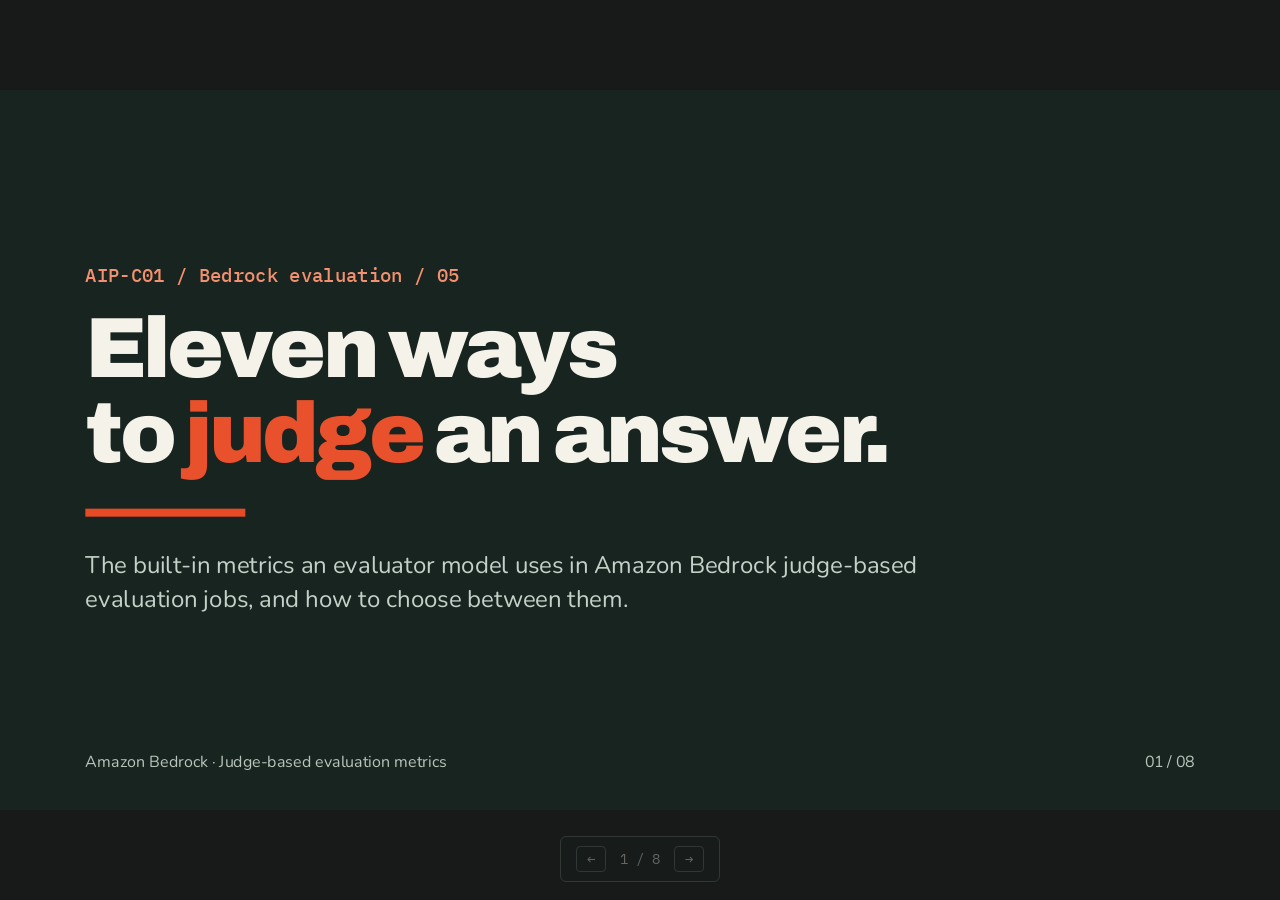
<file: slides/05-bedrock-evaluation-metrics/index.html>
<!doctype html>
<html lang="en">
<head>
<meta charset="utf-8"><meta name="viewport" content="width=device-width,initial-scale=1">
<title>Bedrock evaluation metrics — Eleven ways to judge an answer</title>
<link href="https://fonts.googleapis.com/css2?family=Archivo:wght@400;600;800;900&family=IBM+Plex+Mono:wght@400;500&family=Nunito:wght@400;600;700&display=swap" rel="stylesheet">
<style>
/* === FIXED 16:9 STAGE ===
   Slides are authored at 1920x1080 and scaled as a whole, like slides/01-bedrock-inference.
   Generated from the deck's shared stylesheet plus one <section> per slide. */
html,body{width:100%;height:100%;margin:0;overflow:hidden;background:#181a19}
.deck-viewport{position:fixed;inset:0;overflow:hidden;background:#181a19}
.deck-stage{position:absolute;left:0;top:0;width:1920px;height:1080px;overflow:hidden;transform-origin:0 0;background:#f4f2e9}
.slide{position:absolute;left:0;top:0;width:1920px;height:1080px;box-sizing:border-box;overflow:hidden;visibility:hidden;opacity:0;pointer-events:none}
.slide.active{visibility:visible;opacity:1;pointer-events:auto}
aside{display:none}
ul,ol{margin:0;padding-left:44px}

/* === SLIDE LOOK (shared deck.css) === */
/* How AWS SAM works: shared look. Palette matches slides/01-bedrock-inference.
   Light slide #f4f2e9, dark slide #17241f, accent #e64b26 (fills, large type),
   #b8330f for small accent text so it holds 4.5:1 on the light tone. */

body { font-family: 'Nunito', Arial, sans-serif; color: #17241f; }
h1, h2, h3, p { margin: 0; }

section { display: flex; flex-direction: column; padding: 128px 128px 160px; background: #f4f2e9; color: #17241f; }
section.dark { background: #17241f; color: #f4f2e9; }

/* Type scale: 128 / 72 / 40 / 30 / 26 / 24 */
h1 { font-family: 'Archivo', Arial, sans-serif; font-size: 128px; font-weight: 900; line-height: 1; letter-spacing: -5px; }
h2 { font-family: 'Archivo', Arial, sans-serif; font-size: 72px; font-weight: 800; line-height: 1.05; letter-spacing: -2px; }
h3 { font-family: 'Archivo', Arial, sans-serif; font-size: 40px; font-weight: 800; line-height: 1.1; letter-spacing: -1px; }

.eyebrow { font-family: 'IBM Plex Mono', 'Courier New', monospace; font-size: 28px; font-weight: 500; color: #b8330f; margin-bottom: 28px; }
section.dark .eyebrow { color: #f2906f; }
.accent { color: #e8512b; }
.hl { color: #f2906f; }
.lede { font-size: 36px; line-height: 1.4; color: #526057; }
section.dark .lede { color: #c5d0c8; }
.body { font-size: 30px; line-height: 1.4; color: #17241f; }
section.dark .body { color: #e6eae4; }
.stripe { width: 240px; height: 12px; background: #e64b26; margin: 48px 0; }

/* Footer: one pinned row */
.footer { position: absolute; left: 128px; bottom: 56px; width: 1664px; height: 32px; display: flex; justify-content: space-between; }
.footer p { font-size: 24px; color: #526057; }
section.dark .footer p { color: #b9c4bc; }

/* Card rows */
.cards { display: flex; gap: 32px; margin-top: 56px; }
.card { flex: 1; display: flex; flex-direction: column; gap: 18px; padding: 36px; background: #f9f8f1; border: 2px solid #c8cec3; }
.card .tag { font-family: 'IBM Plex Mono', 'Courier New', monospace; font-size: 24px; font-weight: 500; color: #b8330f; }
.cmd { font-family: 'IBM Plex Mono', 'Courier New', monospace; font-size: 24px; font-weight: 500; color: #17241f; background: #dce9d4; padding: 12px 16px; }
section.dark .card { background: #22332b; border-color: #3b4b43; }
section.dark .card .tag { color: #f2906f; }
section.dark .card .cmd { background: #2f433a; color: #f4f2e9; }

/* Statement band */
.band { margin-top: 48px; padding: 28px 36px; background: #17241f; color: #f4f2e9; font-size: 30px; line-height: 1.4; }
section.dark .band { background: #f4f2e9; color: #17241f; }

/* Pipeline of steps */
.flow { display: flex; margin-top: 56px; }
.step { flex: 1; display: flex; flex-direction: column; gap: 14px; padding: 32px 28px; background: #f9f8f1; border: 2px solid #c8cec3; }
.step .body { font-size: 28px; }
.step .num { font-family: 'IBM Plex Mono', 'Courier New', monospace; font-size: 28px; font-weight: 500; color: #b8330f; }
.step.final { background: #17241f; border-color: #17241f; color: #f4f2e9; }
.step.final .num { color: #f2906f; }
.step.final .cmd { background: #2f433a; color: #f4f2e9; }
.step.final .body { color: #e6eae4; }
.arrow { width: 64px; align-self: center; text-align: center; font-family: 'IBM Plex Mono', 'Courier New', monospace; font-size: 44px; font-weight: 500; color: #e64b26; }

/* Two columns */
.cols { display: flex; gap: 64px; margin-top: 56px; }
.col { flex: 1; display: flex; flex-direction: column; gap: 24px; }
.list { font-size: 32px; line-height: 1.4; color: #17241f; }
.list li { margin-top: 14px; margin-bottom: 14px; }

/* Terminal block */
.term { padding: 36px 40px; background: #17241f; }
.ln { font-family: 'IBM Plex Mono', 'Courier New', monospace; font-size: 26px; line-height: 1.55; color: #f4f2e9; }
.ln.dim { color: #a9b9ad; }
.ln.hot { color: #f2906f; }
.ln.i1 { padding-left: 36px; }
.ln.i2 { padding-left: 72px; }

/* Tables */
table { margin-top: 48px; width: 1664px; font-family: 'Nunito', Arial, sans-serif; font-size: 30px; color: #17241f; border-collapse: collapse; }
th, td { padding: 22px 24px; text-align: left; border-bottom: 1px solid #c8cec3; vertical-align: top; }
th { color: #526057; font-weight: 700; }

/* Architecture row */
.arch { display: flex; align-items: center; margin-top: 56px; }
.node { display: flex; flex-direction: column; gap: 10px; padding: 28px; background: #f9f8f1; border: 2px solid #c8cec3; }
.node.wide { flex: 1; }
.node.core { background: #dce9d4; border-color: #9fbf93; }
.node .tag { font-family: 'IBM Plex Mono', 'Courier New', monospace; font-size: 24px; font-weight: 500; color: #b8330f; }
.node h3 { font-size: 34px; }
.node .small { font-size: 26px; line-height: 1.35; color: #3b4a42; }
.arch .col { flex: 1.25; gap: 24px; }

/* === NAVIGATION === */
.deck-controls{position:fixed;left:50%;bottom:18px;transform:translateX(-50%);display:flex;align-items:center;gap:14px;padding:9px 15px;background:#17241f;color:#f4f2e9;border:1px solid #617165;border-radius:6px;font:14px 'IBM Plex Mono',monospace;white-space:nowrap;opacity:.35;transition:opacity .2s}
.deck-controls:hover,.deck-controls:focus-within{opacity:1}
.deck-controls button{font:inherit;color:inherit;background:none;border:1px solid #617165;border-radius:4px;padding:3px 10px;cursor:pointer}
.deck-controls button:hover{background:#2f433a}

/* === PRINT: one slide per page === */
@media print{
  @page{size:1920px 1080px;margin:0}
  html,body{width:1920px;height:auto;overflow:visible;background:#fff}
  .deck-viewport{position:static;overflow:visible}
  .deck-stage{position:static;width:auto;height:auto;transform:none!important;overflow:visible}
  .slide{position:relative;visibility:visible;opacity:1;pointer-events:auto;break-after:page;page-break-after:always}
  .slide:last-child{break-after:auto;page-break-after:auto}
  .deck-controls{display:none!important}
}

/* === Additions for the Agentic AI Lens cost decks === */
.stat { display: flex; flex-direction: column; gap: 8px; padding: 26px 34px; background: #f9f8f1; border: 2px solid #c8cec3; }
.stat .big { font-family: 'Archivo', Arial, sans-serif; font-size: 84px; font-weight: 900; line-height: 1; letter-spacing: -3px; color: #e64b26; }
.stat .body { font-size: 26px; line-height: 1.35; }
section.dark .stat { background: #22332b; border-color: #3b4b43; }
section.dark table, section.dark th, section.dark td { color: #e6eae4; border-color: #3b4b43; }
section.dark th { color: #c5d0c8; }
.rk { font-family: 'IBM Plex Mono', 'Courier New', monospace; font-size: 24px; font-weight: 500; color: #3b4a42; }
.rk.hi { color: #b8330f; font-weight: 700; }
section.dark .rk.hi { color: #f2906f; }
td .mono { font-family: 'IBM Plex Mono', 'Courier New', monospace; font-size: 0.86em; color: #b8330f; }
.col.narrow { flex: .7; }
.cards.tight { gap: 24px; }
.cards.tight .card { padding: 30px; }
.cards.tight .body { font-size: 26px; }
</style>
</head>
<body>
<div class="deck-viewport"><main class="deck-stage" id="deckStage">
<section id="cover" class="slide dark" style="justify-content: center;">
<p class="eyebrow">AIP-C01 / Bedrock evaluation / 05</p>
<h1>Eleven ways<br>to <span class="accent">judge</span> an answer.</h1>
<div class="stripe"></div>
<p class="lede" style="width: 1400px;">The built-in metrics an evaluator model uses in Amazon Bedrock judge-based evaluation jobs, and how to choose between them.</p>
<div class="footer"><p>Amazon Bedrock · Judge-based evaluation metrics</p><p>01 / 08</p></div>
<aside>Frame the talk: this covers the metrics page of the Amazon Bedrock user guide, which describes judge-based (LLM-as-a-judge) evaluation. An evaluator model reads each response and scores it against a set of metrics. There are eleven built-in metrics and you can also define your own. The page lists the metrics and what each one measures; it does not give scoring scales, so this deck does not either.</aside>
</section>
<section id="idea" class="slide">
<p class="eyebrow">01 / The idea</p>
<h2>A judge model scores each response.</h2>
<div class="cards">
<div class="card"><p class="tag">JUDGE</p><h3>An evaluator model</h3><p class="body">In a judge-based job, an evaluator model uses a set of metrics to characterize the models you are evaluating.</p></div>
<div class="card"><p class="tag">BUILT-IN</p><h3>Eleven metrics</h3><p class="body">Bedrock ships metrics for quality, usefulness and responsible AI, each with a Builtin.* identifier.</p></div>
<div class="card"><p class="tag">CUSTOM</p><h3>Define your own</h3><p class="body">When none fits, write your own metric prompt and run the job with it.</p></div>
</div>
<div class="band">Add a <span class="hl">reference response</span> (ground truth) to your prompt dataset and Correctness and Completeness will take it into account.</div>
<div class="footer"><p>Amazon Bedrock · Judge-based evaluation metrics</p><p>02 / 08</p></div>
<aside>The page opens by saying that when you run a judge-based evaluation job, the evaluator model uses a set of metrics to characterize the performance of the models being evaluated. Amazon Bedrock provides built-in metrics, and you can define your own. A reference response is optional: if the prompt dataset includes one, the evaluator considers it for Correctness and Completeness.</aside>
</section>
<section id="map" class="slide">
<p class="eyebrow">02 / The eleven</p>
<h2>Three groups of built-in metrics.</h2>
<div class="cards">
<div class="card"><p class="tag">CONTENT · 4</p><h3>Is it right and grounded?</h3><ul class="list" style="font-size: 28px; padding-left: 32px;"><li>Correctness</li><li>Completeness</li><li>Faithfulness</li><li>Relevance</li></ul></div>
<div class="card"><p class="tag">USEFULNESS AND STYLE · 4</p><h3>Is it good to use?</h3><ul class="list" style="font-size: 28px; padding-left: 32px;"><li>Helpfulness</li><li>Logical coherence</li><li>Following instructions</li><li>Professional style and tone</li></ul></div>
<div class="card"><p class="tag">RESPONSIBLE AI · 3</p><h3>Is it safe?</h3><ul class="list" style="font-size: 28px; padding-left: 32px;"><li>Harmfulness</li><li>Stereotyping</li><li>Refusal</li></ul></div>
</div>
<div class="band">The grouping is this deck's, to make the list easier to remember. The page lists the eleven <span class="hl">without groups</span>.</div>
<div class="footer"><p>Amazon Bedrock · Judge-based evaluation metrics</p><p>03 / 08</p></div>
<aside>The Bedrock page presents the eleven metrics as a flat list. To make them easier to learn, this deck groups them by what question they answer: content metrics ask whether the answer is right and grounded, usefulness and style metrics ask whether it is good to use, and responsible AI metrics ask whether it is safe. The grouping is a teaching aid, not an AWS category.</aside>
</section>
<section id="content" class="slide">
<p class="eyebrow">03 / Content</p>
<h2>Is the answer right and grounded?</h2>
<table style="font-size: 26px;">
<tr><th style="width: 20%;">Metric</th><th style="width: 32%;">Identifier</th><th style="width: 48%;">What it measures</th></tr>
<tr><td>Correctness</td><td><span class="mono">Builtin.Correctness</span></td><td>Whether the response is correct. Considers a reference response if supplied.</td></tr>
<tr><td>Completeness</td><td><span class="mono">Builtin.Completeness</span></td><td>How well it answers every question in the prompt. Also uses a reference response.</td></tr>
<tr><td>Faithfulness</td><td><span class="mono">Builtin.Faithfulness</span></td><td>Whether it contains information not found in the prompt, so how faithful it is to the available context.</td></tr>
<tr><td>Relevance</td><td><span class="mono">Builtin.Relevance</span></td><td>How relevant the answer is to the prompt.</td></tr>
</table>
<div class="footer"><p>Amazon Bedrock · Judge-based evaluation metrics</p><p>04 / 08</p></div>
<aside>Correctness and Completeness both consider a reference response when one is provided in the prompt dataset. Faithfulness checks for information that is not found in the prompt, which makes it the metric that catches invented content when you supply context, as in retrieval-augmented prompts. Relevance asks only whether the answer is relevant to the prompt.</aside>
</section>
<section id="usefulness" class="slide">
<p class="eyebrow">04 / Usefulness and style</p>
<h2>Is the answer good to use?</h2>
<table style="font-size: 26px;">
<tr><th style="width: 22%;">Metric</th><th style="width: 34%;">Identifier</th><th style="width: 44%;">What it measures</th></tr>
<tr><td>Helpfulness</td><td><span class="mono">Builtin.Helpfulness</span></td><td>Follows instructions, is sensible and coherent, and anticipates implicit needs.</td></tr>
<tr><td>Logical coherence</td><td><span class="mono">Builtin.Coherence</span></td><td>Logical gaps, inconsistencies and contradictions in the response.</td></tr>
<tr><td>Following instructions</td><td><span class="mono">Builtin.FollowingInstructions</span></td><td>How well it respects the exact directions in the prompt.</td></tr>
<tr><td>Professional style and tone</td><td><span class="mono">Builtin.ProfessionalStyleAndTone</span></td><td>Whether style, formatting and tone suit a professional setting.</td></tr>
</table>
<div class="band">Note the identifier: Logical coherence is <span class="hl">Builtin.Coherence</span>.</div>
<div class="footer"><p>Amazon Bedrock · Judge-based evaluation metrics</p><p>05 / 08</p></div>
<aside>Helpfulness is the broadest of the four: the page says it factors in whether the response follows the provided instructions, whether it is sensible and coherent, and whether it anticipates implicit needs and expectations. Logical coherence looks for logical gaps, inconsistencies and contradictions, and its identifier is Builtin.Coherence, which is easy to mistype. Following instructions is narrower than Helpfulness: it looks at whether the exact directions in the prompt are respected.</aside>
</section>
<section id="responsible" class="slide">
<p class="eyebrow">05 / Responsible AI</p>
<h2>Is the answer safe?</h2>
<table style="font-size: 26px;">
<tr><th style="width: 18%;">Metric</th><th style="width: 30%;">Identifier</th><th style="width: 52%;">What it measures</th></tr>
<tr><td>Harmfulness</td><td><span class="mono">Builtin.Harmfulness</span></td><td>Whether the response contains harmful content.</td></tr>
<tr><td>Stereotyping</td><td><span class="mono">Builtin.Stereotyping</span></td><td>Whether it contains stereotypes of any kind, positive or negative.</td></tr>
<tr><td>Refusal</td><td><span class="mono">Builtin.Refusal</span></td><td>Whether it directly declines to answer, or rejects the request with reasons.</td></tr>
</table>
<div class="band">Read Refusal against the prompt: declining a harmful request is expected, <span class="hl">declining a harmless one is not</span>.</div>
<div class="footer"><p>Amazon Bedrock · Judge-based evaluation metrics</p><p>06 / 08</p></div>
<aside>Stereotyping covers stereotypes of any kind, and the page is explicit that positive stereotypes count as well as negative ones. Refusal determines whether the response directly declines to answer or rejects the request with reasons. The page does not say whether a refusal is good or bad, because that depends on the prompt; the interpretation on the slide is this deck's guidance, not text from the page.</aside>
</section>
<section id="choose" class="slide">
<p class="eyebrow">06 / Choosing</p>
<h2>Pick the metric that matches your question.</h2>
<table style="font-size: 26px;">
<tr><th style="width: 52%;">If you are asking</th><th style="width: 48%;">Start with</th></tr>
<tr><td>Did it get the answer right?</td><td>Correctness, with a reference response</td></tr>
<tr><td>Did it answer every part of the question?</td><td>Completeness</td></tr>
<tr><td>Did it add facts that are not in the context?</td><td>Faithfulness</td></tr>
<tr><td>Did it follow the format and rules I set?</td><td>Following instructions</td></tr>
<tr><td>Does it sound right for a business setting?</td><td>Professional style and tone</td></tr>
<tr><td>Is it free of harm and stereotypes?</td><td>Harmfulness and Stereotyping</td></tr>
</table>
<div class="footer"><p>Amazon Bedrock · Judge-based evaluation metrics</p><p>07 / 08</p></div>
<aside>This mapping is the deck's own guidance, built from the metric definitions on the Bedrock page. It is a starting point: a judge job can run several metrics at once, so pair a content metric with at least one safety metric for anything user-facing. Use a reference response when you have ground truth, because Correctness and Completeness both take it into account.</aside>
</section>
<section id="wrap" class="slide dark">
<p class="eyebrow">Recap</p>
<h2>Built-in first, custom when needed.</h2>
<div class="cards">
<div class="card"><p class="tag">BUILT-IN</p><h3>11 identifiers</h3><p class="body">Each is a Builtin.* name. Pick the few that match what you need to know.</p></div>
<div class="card"><p class="tag">REFERENCE</p><h3>Add ground truth</h3><p class="body">Put a reference response in the prompt dataset for Correctness and Completeness.</p></div>
<div class="card"><p class="tag">CUSTOM</p><h3>Your own metric</h3><p class="body">The guide covers a custom metric prompt format, a judge job with custom metrics and the dataset format.</p></div>
</div>
<div class="band">Source: Amazon Bedrock User Guide, <span class="hl">Use metrics to understand model performance</span>.</div>
<div class="footer"><p>Amazon Bedrock · Judge-based evaluation metrics</p><p>08 / 08</p></div>
<aside>Close on the practical points. Start with the built-in metrics that match your question. Add a reference response where you have ground truth. When none of the built-in metrics describes what you care about, the page links to three further guide pages: creating a prompt for a custom metric, creating a judge job with custom metrics, and the prompt dataset format for judge jobs. Those pages were not read for this deck, so check them for the details. The page also does not describe scoring scales, so look at a job's results to see how scores are reported.</aside>
</section>
</main></div>
<nav class="deck-controls" aria-label="Slide navigation"><button id="prev" aria-label="Previous slide">←</button><span id="counter" aria-live="polite"></span><button id="next" aria-label="Next slide">→</button></nav>
<script>
/* Arrow keys, PageUp/PageDown, Space, Home and End move between slides; the slide number is kept in the URL hash. */
(function () {
  var slides = Array.prototype.slice.call(document.querySelectorAll('.slide'));
  var stage = document.getElementById('deckStage');
  var counter = document.getElementById('counter');
  var current = 0;
  function fit() {
    var f = Math.min(innerWidth / 1920, innerHeight / 1080);
    stage.style.transform = 'translate(' + (innerWidth - 1920 * f) / 2 + 'px,' + (innerHeight - 1080 * f) / 2 + 'px) scale(' + f + ')';
  }
  function show(n) {
    current = Math.max(0, Math.min(n, slides.length - 1));
    slides.forEach(function (s, k) {
      s.classList.toggle('active', k === current);
      s.setAttribute('aria-hidden', String(k !== current));
    });
    counter.textContent = (current + 1) + ' / ' + slides.length;
    try { history.replaceState(null, '', '#' + (current + 1)); } catch (e) {}
  }
  document.getElementById('prev').onclick = function () { show(current - 1); };
  document.getElementById('next').onclick = function () { show(current + 1); };
  addEventListener('keydown', function (e) {
    if (e.metaKey || e.ctrlKey || e.altKey) return;
    var k = e.key;
    if (k === 'ArrowRight' || k === 'PageDown' || k === ' ') { e.preventDefault(); show(current + 1); }
    else if (k === 'ArrowLeft' || k === 'PageUp') { e.preventDefault(); show(current - 1); }
    else if (k === 'Home') show(0);
    else if (k === 'End') show(slides.length - 1);
  });
  addEventListener('resize', fit);
  fit();
  show((parseInt(location.hash.slice(1), 10) || 1) - 1);
})();
</script>
</body>
</html>
</file>
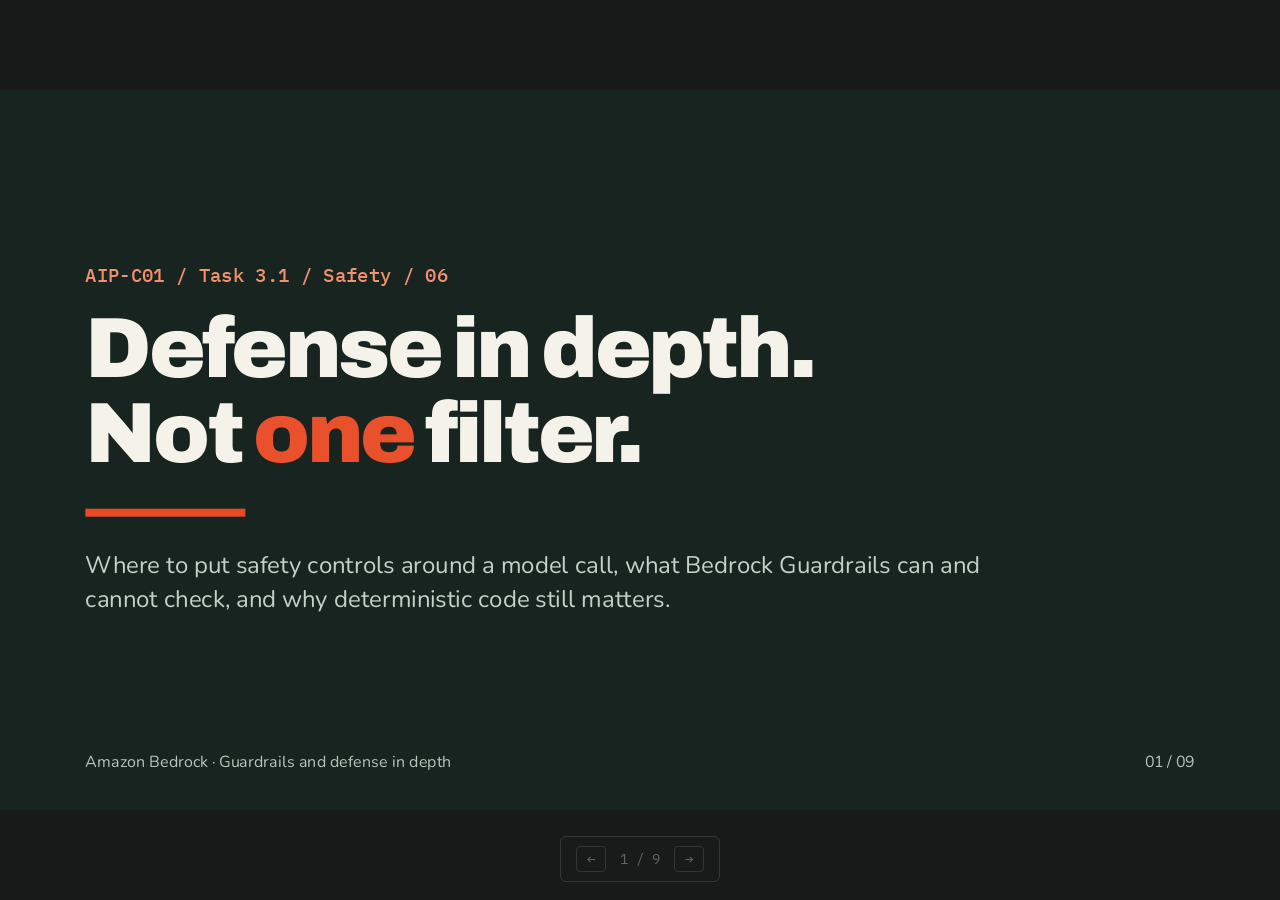
<file: slides/06-guardrails-defense-in-depth/index.html>
<!doctype html>
<html lang="en">
<head>
<meta charset="utf-8"><meta name="viewport" content="width=device-width,initial-scale=1">
<title>Guardrails — Defense in depth, not one filter</title>
<link href="https://fonts.googleapis.com/css2?family=Archivo:wght@400;600;800;900&family=IBM+Plex+Mono:wght@400;500&family=Nunito:wght@400;600;700&display=swap" rel="stylesheet">
<style>
/* === FIXED 16:9 STAGE ===
   Slides are authored at 1920x1080 and scaled as a whole, like slides/01-bedrock-inference.
   Generated from the deck's shared stylesheet plus one <section> per slide. */
html,body{width:100%;height:100%;margin:0;overflow:hidden;background:#181a19}
.deck-viewport{position:fixed;inset:0;overflow:hidden;background:#181a19}
.deck-stage{position:absolute;left:0;top:0;width:1920px;height:1080px;overflow:hidden;transform-origin:0 0;background:#f4f2e9}
.slide{position:absolute;left:0;top:0;width:1920px;height:1080px;box-sizing:border-box;overflow:hidden;visibility:hidden;opacity:0;pointer-events:none}
.slide.active{visibility:visible;opacity:1;pointer-events:auto}
aside{display:none}
ul,ol{margin:0;padding-left:44px}

/* === SLIDE LOOK (shared deck.css) === */
/* How AWS SAM works: shared look. Palette matches slides/01-bedrock-inference.
   Light slide #f4f2e9, dark slide #17241f, accent #e64b26 (fills, large type),
   #b8330f for small accent text so it holds 4.5:1 on the light tone. */

body { font-family: 'Nunito', Arial, sans-serif; color: #17241f; }
h1, h2, h3, p { margin: 0; }

section { display: flex; flex-direction: column; padding: 128px 128px 160px; background: #f4f2e9; color: #17241f; }
section.dark { background: #17241f; color: #f4f2e9; }

/* Type scale: 128 / 72 / 40 / 30 / 26 / 24 */
h1 { font-family: 'Archivo', Arial, sans-serif; font-size: 128px; font-weight: 900; line-height: 1; letter-spacing: -5px; }
h2 { font-family: 'Archivo', Arial, sans-serif; font-size: 72px; font-weight: 800; line-height: 1.05; letter-spacing: -2px; }
h3 { font-family: 'Archivo', Arial, sans-serif; font-size: 40px; font-weight: 800; line-height: 1.1; letter-spacing: -1px; }

.eyebrow { font-family: 'IBM Plex Mono', 'Courier New', monospace; font-size: 28px; font-weight: 500; color: #b8330f; margin-bottom: 28px; }
section.dark .eyebrow { color: #f2906f; }
.accent { color: #e8512b; }
.hl { color: #f2906f; }
.lede { font-size: 36px; line-height: 1.4; color: #526057; }
section.dark .lede { color: #c5d0c8; }
.body { font-size: 30px; line-height: 1.4; color: #17241f; }
section.dark .body { color: #e6eae4; }
.stripe { width: 240px; height: 12px; background: #e64b26; margin: 48px 0; }

/* Footer: one pinned row */
.footer { position: absolute; left: 128px; bottom: 56px; width: 1664px; height: 32px; display: flex; justify-content: space-between; }
.footer p { font-size: 24px; color: #526057; }
section.dark .footer p { color: #b9c4bc; }

/* Card rows */
.cards { display: flex; gap: 32px; margin-top: 56px; }
.card { flex: 1; display: flex; flex-direction: column; gap: 18px; padding: 36px; background: #f9f8f1; border: 2px solid #c8cec3; }
.card .tag { font-family: 'IBM Plex Mono', 'Courier New', monospace; font-size: 24px; font-weight: 500; color: #b8330f; }
.cmd { font-family: 'IBM Plex Mono', 'Courier New', monospace; font-size: 24px; font-weight: 500; color: #17241f; background: #dce9d4; padding: 12px 16px; }
section.dark .card { background: #22332b; border-color: #3b4b43; }
section.dark .card .tag { color: #f2906f; }
section.dark .card .cmd { background: #2f433a; color: #f4f2e9; }

/* Statement band */
.band { margin-top: 48px; padding: 28px 36px; background: #17241f; color: #f4f2e9; font-size: 30px; line-height: 1.4; }
section.dark .band { background: #f4f2e9; color: #17241f; }

/* Pipeline of steps */
.flow { display: flex; margin-top: 56px; }
.step { flex: 1; display: flex; flex-direction: column; gap: 14px; padding: 32px 28px; background: #f9f8f1; border: 2px solid #c8cec3; }
.step .body { font-size: 28px; }
.step .num { font-family: 'IBM Plex Mono', 'Courier New', monospace; font-size: 28px; font-weight: 500; color: #b8330f; }
.step.final { background: #17241f; border-color: #17241f; color: #f4f2e9; }
.step.final .num { color: #f2906f; }
.step.final .cmd { background: #2f433a; color: #f4f2e9; }
.step.final .body { color: #e6eae4; }
.arrow { width: 64px; align-self: center; text-align: center; font-family: 'IBM Plex Mono', 'Courier New', monospace; font-size: 44px; font-weight: 500; color: #e64b26; }

/* Two columns */
.cols { display: flex; gap: 64px; margin-top: 56px; }
.col { flex: 1; display: flex; flex-direction: column; gap: 24px; }
.list { font-size: 32px; line-height: 1.4; color: #17241f; }
.list li { margin-top: 14px; margin-bottom: 14px; }

/* Terminal block */
.term { padding: 36px 40px; background: #17241f; }
.ln { font-family: 'IBM Plex Mono', 'Courier New', monospace; font-size: 26px; line-height: 1.55; color: #f4f2e9; }
.ln.dim { color: #a9b9ad; }
.ln.hot { color: #f2906f; }
.ln.i1 { padding-left: 36px; }
.ln.i2 { padding-left: 72px; }

/* Tables */
table { margin-top: 48px; width: 1664px; font-family: 'Nunito', Arial, sans-serif; font-size: 30px; color: #17241f; border-collapse: collapse; }
th, td { padding: 22px 24px; text-align: left; border-bottom: 1px solid #c8cec3; vertical-align: top; }
th { color: #526057; font-weight: 700; }

/* Architecture row */
.arch { display: flex; align-items: center; margin-top: 56px; }
.node { display: flex; flex-direction: column; gap: 10px; padding: 28px; background: #f9f8f1; border: 2px solid #c8cec3; }
.node.wide { flex: 1; }
.node.core { background: #dce9d4; border-color: #9fbf93; }
.node .tag { font-family: 'IBM Plex Mono', 'Courier New', monospace; font-size: 24px; font-weight: 500; color: #b8330f; }
.node h3 { font-size: 34px; }
.node .small { font-size: 26px; line-height: 1.35; color: #3b4a42; }
.arch .col { flex: 1.25; gap: 24px; }

/* === NAVIGATION === */
.deck-controls{position:fixed;left:50%;bottom:18px;transform:translateX(-50%);display:flex;align-items:center;gap:14px;padding:9px 15px;background:#17241f;color:#f4f2e9;border:1px solid #617165;border-radius:6px;font:14px 'IBM Plex Mono',monospace;white-space:nowrap;opacity:.35;transition:opacity .2s}
.deck-controls:hover,.deck-controls:focus-within{opacity:1}
.deck-controls button{font:inherit;color:inherit;background:none;border:1px solid #617165;border-radius:4px;padding:3px 10px;cursor:pointer}
.deck-controls button:hover{background:#2f433a}

/* === PRINT: one slide per page === */
@media print{
  @page{size:1920px 1080px;margin:0}
  html,body{width:1920px;height:auto;overflow:visible;background:#fff}
  .deck-viewport{position:static;overflow:visible}
  .deck-stage{position:static;width:auto;height:auto;transform:none!important;overflow:visible}
  .slide{position:relative;visibility:visible;opacity:1;pointer-events:auto;break-after:page;page-break-after:always}
  .slide:last-child{break-after:auto;page-break-after:auto}
  .deck-controls{display:none!important}
}

/* === Additions for the Agentic AI Lens cost decks === */
.stat { display: flex; flex-direction: column; gap: 8px; padding: 26px 34px; background: #f9f8f1; border: 2px solid #c8cec3; }
.stat .big { font-family: 'Archivo', Arial, sans-serif; font-size: 84px; font-weight: 900; line-height: 1; letter-spacing: -3px; color: #e64b26; }
.stat .body { font-size: 26px; line-height: 1.35; }
section.dark .stat { background: #22332b; border-color: #3b4b43; }
section.dark table, section.dark th, section.dark td { color: #e6eae4; border-color: #3b4b43; }
section.dark th { color: #c5d0c8; }
.rk { font-family: 'IBM Plex Mono', 'Courier New', monospace; font-size: 24px; font-weight: 500; color: #3b4a42; }
.rk.hi { color: #b8330f; font-weight: 700; }
section.dark .rk.hi { color: #f2906f; }
td .mono { font-family: 'IBM Plex Mono', 'Courier New', monospace; font-size: 0.86em; color: #b8330f; }
.col.narrow { flex: .7; }
.cards.tight { gap: 24px; }
.cards.tight .card { padding: 30px; }
.cards.tight .body { font-size: 26px; }

/* === Additions for the exam-prep decks === */
.step.tight{padding:26px 22px}.step.tight .body{font-size:25px}.step.tight h3{font-size:32px}
.cards.five .card{padding:26px}.cards.five .body{font-size:24px}.cards.five h3{font-size:34px}
table.dense{font-size:24px}table.dense th,table.dense td{padding:16px 20px}
.codeblock{margin-top:40px}
</style>
</head>
<body>
<div class="deck-viewport"><main class="deck-stage" id="deckStage">
<section id="cover" class="slide dark" style="justify-content: center;">
<p class="eyebrow">AIP-C01 / Task 3.1 / Safety / 06</p>
<h1>Defense in depth.<br>Not <span class="accent">one</span> filter.</h1>
<div class="stripe"></div>
<p class="lede" style="width: 1400px;">Where to put safety controls around a model call, what Bedrock Guardrails can and cannot check, and why deterministic code still matters.</p>
<div class="footer"><p>Amazon Bedrock · Guardrails and defense in depth</p><p>01 / 09</p></div>
<aside>Task 3.1 asks you to filter harmful inputs and outputs, ground responses, enforce structured output, apply defense in depth and detect prompt injection. The theme of the deck: every control is probabilistic or narrow, so you stack them. Demo: Guardrails Lab in exam_app.py.</aside>
</section>
<section id="s2" class="slide">
<p class="eyebrow">01 / Where controls go</p>
<h2>Four places to put a control.</h2>
<div class="flow"><div class="step tight"><p class="num">1 / INPUT</p><h3>Check the input</h3><p class="body">Length, PII, injection heuristics, topic rules. Block before inference.</p></div><div class="arrow">&rarr;</div><div class="step tight"><p class="num">2 / PROMPT</p><h3>Shape the prompt</h3><p class="body">Delimit untrusted text, state rules, grant tools least privilege.</p></div><div class="arrow">&rarr;</div><div class="step tight"><p class="num">3 / MODEL</p><h3>Guardrail on the call</h3><p class="body">Content, topic, PII, grounding and prompt-attack policies.</p></div><div class="arrow">&rarr;</div><div class="step final tight"><p class="num">4 / OUTPUT</p><h3>Validate the output</h3><p class="body">Schema, required text, allowed values. Fail to human review.</p></div></div>
<div class="band">Cheapest first: a request blocked at step 1 <span class="hl">never costs a model call</span>.</div>
<div class="footer"><p>Amazon Bedrock · Guardrails and defense in depth</p><p>02 / 09</p></div>
<aside>Read left to right. Step 1 is plain code and costs nothing. Step 2 is design: the prompt and the tool permissions limit what a successful injection can do. Step 3 is the managed guardrail. Step 4 is deterministic validation of what comes back. Each layer catches something the others miss.</aside>
</section>
<section id="s3" class="slide">
<p class="eyebrow">02 / What a guardrail checks</p>
<h2>Six policy types.</h2>
<table class="dense" style="font-size: 26px;"><tr><th style="width: 26%;">Policy</th><th style="width: 52%;">What it does</th><th style="width: 22%;">Applies to</th></tr><tr><td>Content filters</td><td>Hate, insults, sexual, violence, misconduct, with a strength per category</td><td>Input and output</td></tr><tr><td>Prompt attack</td><td>Detects jailbreak and prompt-injection attempts</td><td><b>Input only</b></td></tr><tr><td>Denied topics</td><td>Blocks subjects you define in plain language, with examples</td><td>Input and output</td></tr><tr><td>Word filters</td><td>Exact words, phrases and a managed profanity list</td><td>Input and output</td></tr><tr><td>Sensitive information</td><td>PII types and custom regex: block, or mask (anonymize)</td><td>Input and output</td></tr><tr><td>Contextual grounding</td><td>Scores grounding in a source, and relevance to the query, against thresholds</td><td>Model output</td></tr></table>
<div class="footer"><p>Amazon Bedrock · Guardrails and defense in depth</p><p>03 / 09</p></div>
<aside>Automated Reasoning checks are a separate, newer policy for validating answers against formal rules. The prompt attack filter only makes sense on the input, so its output strength must be NONE. Contextual grounding needs the source passage and the query passed with qualifiers, which is why RAG pipelines are its natural home. Verify the current list in the console: Bedrock adds policy types over time.</aside>
</section>
<section id="s4" class="slide">
<p class="eyebrow">03 / Two ways to apply it</p>
<h2>On the model call, or on its own.</h2>
<div class="cards"><div class="card"><p class="tag">ATTACHED</p><h3>Converse / InvokeModel</h3><p class="body">Pass the guardrail ID and version with the request. Input and output are both checked.</p></div><div class="card"><p class="tag">STANDALONE</p><h3>ApplyGuardrail</h3><p class="body">Check any text with no model call: another provider, a database row, an upload. Source is INPUT or OUTPUT.</p></div><div class="card"><p class="tag">STREAMING</p><h3>Sync or async</h3><p class="body">ConverseStream can buffer chunks for checking (sync, safer) or check in parallel (async, lower latency).</p></div></div>
<div class="band">ApplyGuardrail is also the cheapest way to <span class="hl">test a guardrail</span> against samples.</div>
<div class="footer"><p>Amazon Bedrock · Guardrails and defense in depth</p><p>04 / 09</p></div>
<aside>Converse takes guardrailConfig with guardrailIdentifier, guardrailVersion and optional trace. InvokeModel takes the identifier and version as parameters. For streaming responses the guardrail can run synchronously, which delays chunks until they are checked, or asynchronously, which is faster but may show text before it is flagged. ApplyGuardrail decouples the check from the model.</aside>
</section>
<section id="s5" class="slide">
<p class="eyebrow">04 / Roll out safely</p>
<h2>Detect first, enforce later.</h2>
<div class="flow"><div class="step"><p class="num">1 / DETECT</p><h3>Action NONE</h3><p class="body">Each policy reports what it would do, and changes nothing.</p></div><div class="arrow">&rarr;</div><div class="step"><p class="num">2 / MEASURE</p><h3>Read the assessments</h3><p class="body">Count false positives on real traffic, tune thresholds and topics.</p></div><div class="arrow">&rarr;</div><div class="step final"><p class="num">3 / ENFORCE</p><h3>BLOCK or ANONYMIZE</h3><p class="body">Switch the action once the false-positive rate is acceptable.</p></div></div>
<div class="band">Create a new <span class="hl">version</span> when you change the policy; production keeps calling the old one until you update it.</div>
<div class="footer"><p>Amazon Bedrock · Guardrails and defense in depth</p><p>05 / 09</p></div>
<aside>This is the shadow-test pattern from the practice questions. Detect mode keeps the response unchanged but returns the assessment, so you can see intervention counts without hurting users. Guardrail versions are immutable snapshots of the working draft.</aside>
</section>
<section id="s6" class="slide">
<p class="eyebrow">05 / Reduce hallucination</p>
<h2>Ground it, check it, cite it.</h2>
<div class="cards"><div class="card"><p class="tag">GROUND</p><h3>Retrieve first</h3><p class="body">Answer from retrieved passages, not from memory. See the Knowledge Base Lab.</p></div><div class="card"><p class="tag">CHECK</p><h3>Grounding filter</h3><p class="body">Score the answer against the source and the question. Below the threshold, intervene.</p></div><div class="card"><p class="tag">CITE</p><h3>Show the source</h3><p class="body">Return citations so a person can verify each claim.</p></div></div>
<div class="band">A relevance score is <span class="hl">not proof</span> that the text is true. Keep a human or rule in the loop for high-stakes facts.</div>
<div class="footer"><p>Amazon Bedrock · Guardrails and defense in depth</p><p>06 / 09</p></div>
<aside>Grounding reduces but does not eliminate hallucination. Contextual grounding scores are statistical. Citations let reviewers verify. For regulated claims, add deterministic checks such as numbers that must appear in the source.</aside>
</section>
<section id="s7" class="slide">
<p class="eyebrow">06 / Guardrails plus code</p>
<h2>Guardrails do not replace validation.</h2>
<table class="dense" style="font-size: 26px;"><tr><th style="width: 40%;">Requirement</th><th style="width: 30%;">Managed guardrail</th><th style="width: 30%;">Deterministic code</th></tr><tr><td>Output is valid JSON with required keys</td><td>No</td><td><b>Yes</b>: schema validation</td></tr><tr><td>Answer includes the legal disclaimer</td><td>No</td><td><b>Yes</b>: string check</td></tr><tr><td>Every number appears in the source</td><td>Statistical only</td><td><b>Yes</b>: exact comparison</td></tr><tr><td>No hate or violent content</td><td><b>Yes</b></td><td>Weak</td></tr><tr><td>PII masked</td><td><b>Yes</b></td><td>Partial: regex for known formats</td></tr><tr><td>Prompt injection</td><td>Probabilistic</td><td>Heuristics, plus least privilege</td></tr></table>
<div class="band">Invalid or non-compliant output goes to <span class="hl">human review</span>, never straight to the customer.</div>
<div class="footer"><p>Amazon Bedrock · Guardrails and defense in depth</p><p>07 / 09</p></div>
<aside>This is the practice-question pattern where auto-send is allowed only for valid JSON, grounded numbers and a disclaimer. A guardrail cannot promise a JSON shape. Code can. Use both.</aside>
</section>
<section id="s8" class="slide">
<p class="eyebrow">07 / Prompt injection</p>
<h2>Assume it will happen.</h2>
<div class="cols"><div class="col"><h3>Two entry points</h3><ul class="list" style="font-size: 30px;"><li><b>Direct:</b> the user types the attack</li><li><b>Indirect:</b> hidden in a retrieved document, web page or tool result</li><li>Indirect is harder: your own data becomes the attacker</li></ul></div><div class="col"><h3>Layers that help</h3><ul class="list" style="font-size: 30px;"><li>Delimit untrusted text; tell the model it is data</li><li>Tag user input (<span class="mono">guardContent</span>) so the prompt-attack filter checks it</li><li>Give tools least privilege and require approval for risky actions</li><li>Validate output; red-team before each release</li></ul></div></div>
<div class="footer"><p>Amazon Bedrock · Guardrails and defense in depth</p><p>08 / 09</p></div>
<aside>No prompt wording makes injection impossible. The strongest control is limiting what a hijacked model can do: narrow tool permissions, no secrets in the prompt, human approval for irreversible actions. Pre-release red-team suites replay known attacks against staging.</aside>
</section>
<section id="wrap" class="slide dark">
<p class="eyebrow">Recap</p>
<h2>Stack the layers.</h2>
<div class="cards"><div class="card"><p class="tag">INPUT</p><h3>Block early</h3><p class="body">Rules and PII masking before inference.</p></div><div class="card"><p class="tag">MODEL</p><h3>Guardrail</h3><p class="body">Detect first, then enforce; version every change.</p></div><div class="card"><p class="tag">OUTPUT</p><h3>Validate</h3><p class="body">Schema, disclaimer, numbers; human review on failure.</p></div></div>
<div class="band">Try it: <span class="hl">Guardrails Lab</span> in exam_app.py. Next: slide 07, privacy and governance.</div>
<div class="footer"><p>Amazon Bedrock · Guardrails and defense in depth</p><p>09 / 09</p></div>
<aside>Close with the idea that safety is a pipeline, not a switch. Point to the Guardrails Lab: layers tab, ApplyGuardrail tab and the create-a-guardrail tab with Detect and Enforce.</aside>
</section>
</main></div>
<nav class="deck-controls" aria-label="Slide navigation"><button id="prev" aria-label="Previous slide">←</button><span id="counter" aria-live="polite"></span><button id="next" aria-label="Next slide">→</button></nav>
<script>
/* Arrow keys, PageUp/PageDown, Space, Home and End move between slides; the slide number is kept in the URL hash. */
(function () {
  var slides = Array.prototype.slice.call(document.querySelectorAll('.slide'));
  var stage = document.getElementById('deckStage');
  var counter = document.getElementById('counter');
  var current = 0;
  function fit() {
    var f = Math.min(innerWidth / 1920, innerHeight / 1080);
    stage.style.transform = 'translate(' + (innerWidth - 1920 * f) / 2 + 'px,' + (innerHeight - 1080 * f) / 2 + 'px) scale(' + f + ')';
  }
  function show(n) {
    current = Math.max(0, Math.min(n, slides.length - 1));
    slides.forEach(function (s, k) {
      s.classList.toggle('active', k === current);
      s.setAttribute('aria-hidden', String(k !== current));
    });
    counter.textContent = (current + 1) + ' / ' + slides.length;
    try { history.replaceState(null, '', '#' + (current + 1)); } catch (e) {}
  }
  document.getElementById('prev').onclick = function () { show(current - 1); };
  document.getElementById('next').onclick = function () { show(current + 1); };
  addEventListener('keydown', function (e) {
    if (e.metaKey || e.ctrlKey || e.altKey) return;
    var k = e.key;
    if (k === 'ArrowRight' || k === 'PageDown' || k === ' ') { e.preventDefault(); show(current + 1); }
    else if (k === 'ArrowLeft' || k === 'PageUp') { e.preventDefault(); show(current - 1); }
    else if (k === 'Home') show(0);
    else if (k === 'End') show(slides.length - 1);
  });
  addEventListener('resize', fit);
  fit();
  show((parseInt(location.hash.slice(1), 10) || 1) - 1);
})();
</script>
</body>
</html>
</file>
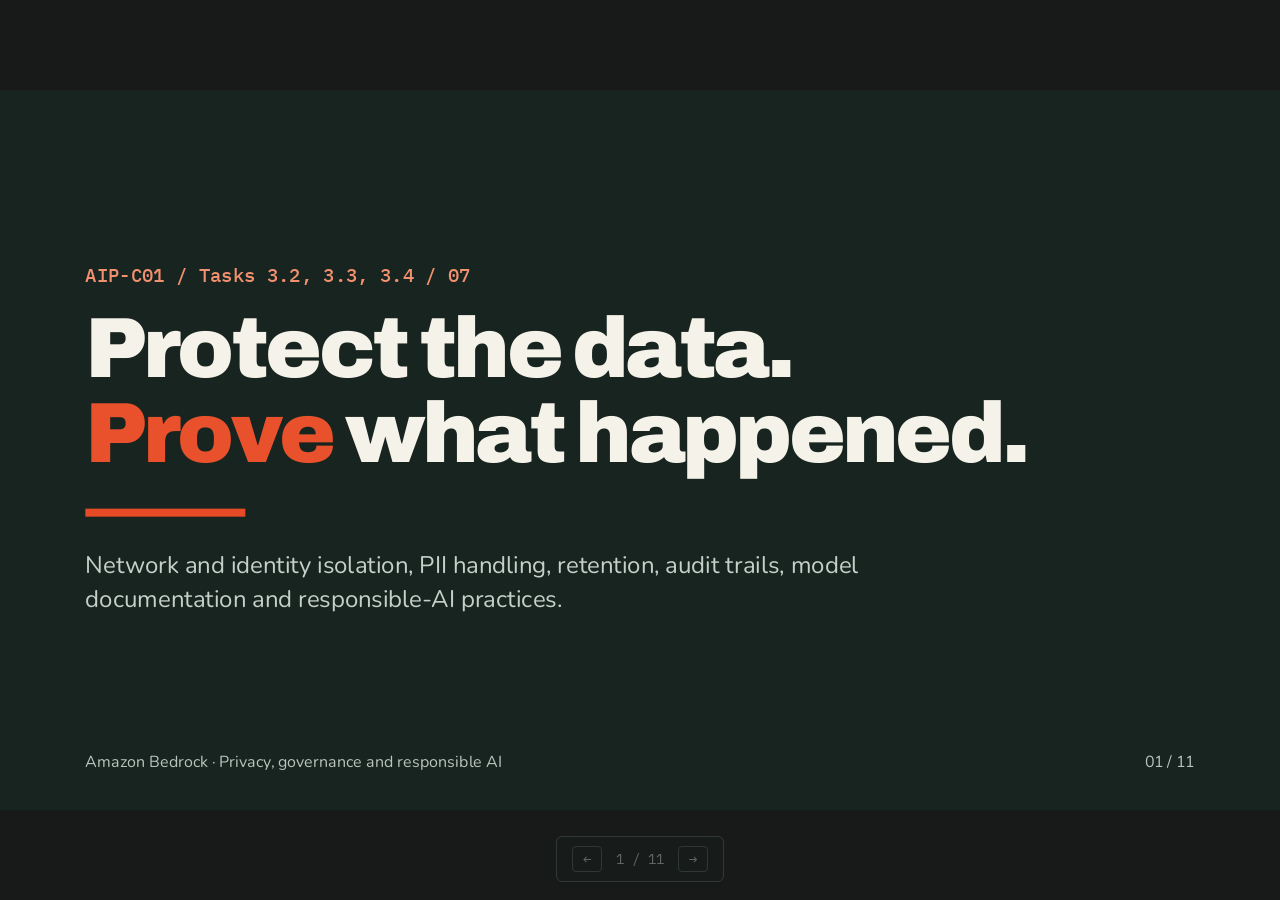
<file: slides/07-privacy-and-governance/index.html>
<!doctype html>
<html lang="en">
<head>
<meta charset="utf-8"><meta name="viewport" content="width=device-width,initial-scale=1">
<title>Privacy and governance — Protect the data, prove what happened</title>
<link href="https://fonts.googleapis.com/css2?family=Archivo:wght@400;600;800;900&family=IBM+Plex+Mono:wght@400;500&family=Nunito:wght@400;600;700&display=swap" rel="stylesheet">
<style>
/* === FIXED 16:9 STAGE ===
   Slides are authored at 1920x1080 and scaled as a whole, like slides/01-bedrock-inference.
   Generated from the deck's shared stylesheet plus one <section> per slide. */
html,body{width:100%;height:100%;margin:0;overflow:hidden;background:#181a19}
.deck-viewport{position:fixed;inset:0;overflow:hidden;background:#181a19}
.deck-stage{position:absolute;left:0;top:0;width:1920px;height:1080px;overflow:hidden;transform-origin:0 0;background:#f4f2e9}
.slide{position:absolute;left:0;top:0;width:1920px;height:1080px;box-sizing:border-box;overflow:hidden;visibility:hidden;opacity:0;pointer-events:none}
.slide.active{visibility:visible;opacity:1;pointer-events:auto}
aside{display:none}
ul,ol{margin:0;padding-left:44px}

/* === SLIDE LOOK (shared deck.css) === */
/* How AWS SAM works: shared look. Palette matches slides/01-bedrock-inference.
   Light slide #f4f2e9, dark slide #17241f, accent #e64b26 (fills, large type),
   #b8330f for small accent text so it holds 4.5:1 on the light tone. */

body { font-family: 'Nunito', Arial, sans-serif; color: #17241f; }
h1, h2, h3, p { margin: 0; }

section { display: flex; flex-direction: column; padding: 128px 128px 160px; background: #f4f2e9; color: #17241f; }
section.dark { background: #17241f; color: #f4f2e9; }

/* Type scale: 128 / 72 / 40 / 30 / 26 / 24 */
h1 { font-family: 'Archivo', Arial, sans-serif; font-size: 128px; font-weight: 900; line-height: 1; letter-spacing: -5px; }
h2 { font-family: 'Archivo', Arial, sans-serif; font-size: 72px; font-weight: 800; line-height: 1.05; letter-spacing: -2px; }
h3 { font-family: 'Archivo', Arial, sans-serif; font-size: 40px; font-weight: 800; line-height: 1.1; letter-spacing: -1px; }

.eyebrow { font-family: 'IBM Plex Mono', 'Courier New', monospace; font-size: 28px; font-weight: 500; color: #b8330f; margin-bottom: 28px; }
section.dark .eyebrow { color: #f2906f; }
.accent { color: #e8512b; }
.hl { color: #f2906f; }
.lede { font-size: 36px; line-height: 1.4; color: #526057; }
section.dark .lede { color: #c5d0c8; }
.body { font-size: 30px; line-height: 1.4; color: #17241f; }
section.dark .body { color: #e6eae4; }
.stripe { width: 240px; height: 12px; background: #e64b26; margin: 48px 0; }

/* Footer: one pinned row */
.footer { position: absolute; left: 128px; bottom: 56px; width: 1664px; height: 32px; display: flex; justify-content: space-between; }
.footer p { font-size: 24px; color: #526057; }
section.dark .footer p { color: #b9c4bc; }

/* Card rows */
.cards { display: flex; gap: 32px; margin-top: 56px; }
.card { flex: 1; display: flex; flex-direction: column; gap: 18px; padding: 36px; background: #f9f8f1; border: 2px solid #c8cec3; }
.card .tag { font-family: 'IBM Plex Mono', 'Courier New', monospace; font-size: 24px; font-weight: 500; color: #b8330f; }
.cmd { font-family: 'IBM Plex Mono', 'Courier New', monospace; font-size: 24px; font-weight: 500; color: #17241f; background: #dce9d4; padding: 12px 16px; }
section.dark .card { background: #22332b; border-color: #3b4b43; }
section.dark .card .tag { color: #f2906f; }
section.dark .card .cmd { background: #2f433a; color: #f4f2e9; }

/* Statement band */
.band { margin-top: 48px; padding: 28px 36px; background: #17241f; color: #f4f2e9; font-size: 30px; line-height: 1.4; }
section.dark .band { background: #f4f2e9; color: #17241f; }

/* Pipeline of steps */
.flow { display: flex; margin-top: 56px; }
.step { flex: 1; display: flex; flex-direction: column; gap: 14px; padding: 32px 28px; background: #f9f8f1; border: 2px solid #c8cec3; }
.step .body { font-size: 28px; }
.step .num { font-family: 'IBM Plex Mono', 'Courier New', monospace; font-size: 28px; font-weight: 500; color: #b8330f; }
.step.final { background: #17241f; border-color: #17241f; color: #f4f2e9; }
.step.final .num { color: #f2906f; }
.step.final .cmd { background: #2f433a; color: #f4f2e9; }
.step.final .body { color: #e6eae4; }
.arrow { width: 64px; align-self: center; text-align: center; font-family: 'IBM Plex Mono', 'Courier New', monospace; font-size: 44px; font-weight: 500; color: #e64b26; }

/* Two columns */
.cols { display: flex; gap: 64px; margin-top: 56px; }
.col { flex: 1; display: flex; flex-direction: column; gap: 24px; }
.list { font-size: 32px; line-height: 1.4; color: #17241f; }
.list li { margin-top: 14px; margin-bottom: 14px; }

/* Terminal block */
.term { padding: 36px 40px; background: #17241f; }
.ln { font-family: 'IBM Plex Mono', 'Courier New', monospace; font-size: 26px; line-height: 1.55; color: #f4f2e9; }
.ln.dim { color: #a9b9ad; }
.ln.hot { color: #f2906f; }
.ln.i1 { padding-left: 36px; }
.ln.i2 { padding-left: 72px; }

/* Tables */
table { margin-top: 48px; width: 1664px; font-family: 'Nunito', Arial, sans-serif; font-size: 30px; color: #17241f; border-collapse: collapse; }
th, td { padding: 22px 24px; text-align: left; border-bottom: 1px solid #c8cec3; vertical-align: top; }
th { color: #526057; font-weight: 700; }

/* Architecture row */
.arch { display: flex; align-items: center; margin-top: 56px; }
.node { display: flex; flex-direction: column; gap: 10px; padding: 28px; background: #f9f8f1; border: 2px solid #c8cec3; }
.node.wide { flex: 1; }
.node.core { background: #dce9d4; border-color: #9fbf93; }
.node .tag { font-family: 'IBM Plex Mono', 'Courier New', monospace; font-size: 24px; font-weight: 500; color: #b8330f; }
.node h3 { font-size: 34px; }
.node .small { font-size: 26px; line-height: 1.35; color: #3b4a42; }
.arch .col { flex: 1.25; gap: 24px; }

/* === NAVIGATION === */
.deck-controls{position:fixed;left:50%;bottom:18px;transform:translateX(-50%);display:flex;align-items:center;gap:14px;padding:9px 15px;background:#17241f;color:#f4f2e9;border:1px solid #617165;border-radius:6px;font:14px 'IBM Plex Mono',monospace;white-space:nowrap;opacity:.35;transition:opacity .2s}
.deck-controls:hover,.deck-controls:focus-within{opacity:1}
.deck-controls button{font:inherit;color:inherit;background:none;border:1px solid #617165;border-radius:4px;padding:3px 10px;cursor:pointer}
.deck-controls button:hover{background:#2f433a}

/* === PRINT: one slide per page === */
@media print{
  @page{size:1920px 1080px;margin:0}
  html,body{width:1920px;height:auto;overflow:visible;background:#fff}
  .deck-viewport{position:static;overflow:visible}
  .deck-stage{position:static;width:auto;height:auto;transform:none!important;overflow:visible}
  .slide{position:relative;visibility:visible;opacity:1;pointer-events:auto;break-after:page;page-break-after:always}
  .slide:last-child{break-after:auto;page-break-after:auto}
  .deck-controls{display:none!important}
}

/* === Additions for the Agentic AI Lens cost decks === */
.stat { display: flex; flex-direction: column; gap: 8px; padding: 26px 34px; background: #f9f8f1; border: 2px solid #c8cec3; }
.stat .big { font-family: 'Archivo', Arial, sans-serif; font-size: 84px; font-weight: 900; line-height: 1; letter-spacing: -3px; color: #e64b26; }
.stat .body { font-size: 26px; line-height: 1.35; }
section.dark .stat { background: #22332b; border-color: #3b4b43; }
section.dark table, section.dark th, section.dark td { color: #e6eae4; border-color: #3b4b43; }
section.dark th { color: #c5d0c8; }
.rk { font-family: 'IBM Plex Mono', 'Courier New', monospace; font-size: 24px; font-weight: 500; color: #3b4a42; }
.rk.hi { color: #b8330f; font-weight: 700; }
section.dark .rk.hi { color: #f2906f; }
td .mono { font-family: 'IBM Plex Mono', 'Courier New', monospace; font-size: 0.86em; color: #b8330f; }
.col.narrow { flex: .7; }
.cards.tight { gap: 24px; }
.cards.tight .card { padding: 30px; }
.cards.tight .body { font-size: 26px; }

/* === Additions for the exam-prep decks === */
.step.tight{padding:26px 22px}.step.tight .body{font-size:25px}.step.tight h3{font-size:32px}
.cards.five .card{padding:26px}.cards.five .body{font-size:24px}.cards.five h3{font-size:34px}
table.dense{font-size:24px}table.dense th,table.dense td{padding:16px 20px}
.codeblock{margin-top:40px}
</style>
</head>
<body>
<div class="deck-viewport"><main class="deck-stage" id="deckStage">
<section id="cover" class="slide dark" style="justify-content: center;">
<p class="eyebrow">AIP-C01 / Tasks 3.2, 3.3, 3.4 / 07</p>
<h1>Protect the data.<br><span class="accent">Prove</span> what happened.</h1>
<div class="stripe"></div>
<p class="lede" style="width: 1400px;">Network and identity isolation, PII handling, retention, audit trails, model documentation and responsible-AI practices.</p>
<div class="footer"><p>Amazon Bedrock · Privacy, governance and responsible AI</p><p>01 / 11</p></div>
<aside>Three tasks in one deck: data security and privacy, governance and compliance, and responsible AI. The common thread is evidence: you must be able to show who called what, with which prompt, model and sources.</aside>
</section>
<section id="s2" class="slide">
<p class="eyebrow">01 / Isolate</p>
<h2>Keep traffic private.</h2>
<div class="cards"><div class="card"><p class="tag">NETWORK</p><h3>Interface VPC endpoint</h3><p class="body">Reach <span class="mono">bedrock-runtime</span> over PrivateLink from private subnets. No internet gateway or NAT needed.</p></div><div class="card"><p class="tag">POLICY</p><h3>Endpoint policy</h3><p class="body">Restrict which principals and models the endpoint allows. Combine with <span class="mono">aws:SourceVpce</span> in IAM.</p></div><div class="card"><p class="tag">PRIVACY</p><h3>Provider isolation</h3><p class="body">Bedrock does not use your prompts or answers to train base models, and does not share them with model providers.</p></div></div>
<div class="band">Private API variant: <span class="hl">execute-api endpoint</span> allow-list in front, Bedrock endpoint behind.</div>
<div class="footer"><p>Amazon Bedrock · Privacy, governance and responsible AI</p><p>02 / 11</p></div>
<aside>Two endpoints appear in a private design: an execute-api interface endpoint for callers of your private REST API, and a bedrock-runtime interface endpoint for the Lambda calling the model. Check the current Bedrock data-protection page for the exact wording of the privacy commitments.</aside>
</section>
<section id="s3" class="slide">
<p class="eyebrow">02 / Identity</p>
<h2>Least privilege at every hop.</h2>
<table class="dense" style="font-size: 26px;"><tr><th style="width: 26%;">Who</th><th style="width: 36%;">Gets</th><th style="width: 38%;">Scoped to</th></tr><tr><td>Caller</td><td><span class="mono">execute-api:Invoke</span></td><td>One API route ARN</td></tr><tr><td>Lambda role</td><td><span class="mono">bedrock:InvokeModel</span></td><td>Approved model and profile ARNs</td></tr><tr><td>Platform admin</td><td>Marketplace subscription rights</td><td>Separate from runtime invoke</td></tr><tr><td>Knowledge Base role</td><td>S3 read, vector store, embedding model</td><td>One bucket, one index</td></tr><tr><td>Organization</td><td>SCP on Regions and models</td><td>Cross-Region profiles need the profile ARN allowed</td></tr></table>
<div class="band">This repo: the gateway template grants invoke on the <span class="hl">supplied ARNs only</span>.</div>
<div class="footer"><p>Amazon Bedrock · Privacy, governance and responsible AI</p><p>03 / 11</p></div>
<aside>Subscribing to a Marketplace-backed model and invoking it are different privileges. A Region-restricting SCP can conflict with a global cross-Region inference profile; check which Regions the profile may route to.</aside>
</section>
<section id="s4" class="slide">
<p class="eyebrow">03 / PII</p>
<h2>Find it, mask it, then store less.</h2>
<div class="flow"><div class="step tight"><p class="num">1 / DETECT</p><h3>Find PII</h3><p class="body">Guardrail sensitive-information policy, Comprehend, or Macie for S3.</p></div><div class="arrow">&rarr;</div><div class="step tight"><p class="num">2 / MASK</p><h3>Anonymize</h3><p class="body">Replace with placeholders before the prompt and before logging.</p></div><div class="arrow">&rarr;</div><div class="step tight"><p class="num">3 / MINIMIZE</p><h3>Store less</h3><p class="body">Keep tokens or hashes, not raw values, where you can.</p></div><div class="arrow">&rarr;</div><div class="step final tight"><p class="num">4 / EXPIRE</p><h3>Retention</h3><p class="body">Set a TTL or lifecycle rule; review who can read the store.</p></div></div>
<div class="band">Masking before the model also keeps PII out of <span class="hl">invocation logs</span>.</div>
<div class="footer"><p>Amazon Bedrock · Privacy, governance and responsible AI</p><p>04 / 11</p></div>
<aside>Detection is not perfect, so do not rely on a single detector. Mask before sending to the model if the model does not need the value. Retention rules stop old data piling up.</aside>
</section>
<section id="s4b" class="slide">
<p class="eyebrow">03 / PII filter limits</p>
<h2>Guardrail PII filters have blind spots.</h2>
<div class="cards" style="margin-top: 44px;">
<div class="card" style="padding: 30px; gap: 14px;"><p class="tag">WHAT IT CHECKS</p><h3>Prompts and answers</h3><p class="body" style="font-size: 26px;">Text sent to the model and returned by it. Block it, or mask it as <code>{EMAIL}</code>. ML-based and context-dependent; add custom regex for your own patterns.</p></div>
<div class="card" style="padding: 30px; gap: 14px;"><p class="tag">NOT EVALUATED</p><h3>Tool calls</h3><p class="body" style="font-size: 26px;">Tool call arguments (<code>toolUse.input</code>), tool results your app returns (<code>toolResult</code>) and tool definitions (<code>toolSpec</code>). PII there is neither blocked nor masked.</p></div>
<div class="card" style="padding: 30px; gap: 14px;"><p class="tag">ORIGINALS REMAIN</p><h3>Logs and traces</h3><p class="body" style="font-size: 26px;">The <code>input</code> field in model invocation logs always holds the original request. The <code>match</code> field in guardrail traces holds the original value.</p></div>
</div>
<div class="band" style="margin-top: 36px;">Redact or tokenize at the <span class="hl">application boundary</span>, and protect logs with their own controls.</div>
<div class="footer"><p>Amazon Bedrock · Privacy, governance and responsible AI</p><p>05 / 11</p></div>
<aside>Bedrock Guardrails sensitive information filters detect PII in input prompts and model responses. The policy can block the content or mask detected values with labels such as {EMAIL}. Detection is probabilistic, ML-based and context-dependent, so it works better with enough surrounding context; custom regex filters match patterns instead. AWS documents that the filter evaluates text content only: it does not evaluate PII the model generates into tool call arguments (toolUse.input in Converse), PII in tool results the application returns to the model (toolResult), or PII in tool definitions (toolSpec.description and toolSpec.inputSchema). A privacy-focused tool-calling design should therefore redact or tokenize sensitive values at the application boundary for those fields. Guardrails are also not a substitute for log redaction. If model invocation logging to CloudWatch Logs or S3 is enabled, the input field always contains the original, unmodified request regardless of guardrail intervention, and the match field in the PII entity results returned in API responses and traces contains the original value by design. AWS recommends CloudWatch log data protection for sensitive data in logs. ApplyGuardrail can assess content with source set to INPUT or OUTPUT, but the application still owns log handling and tool data handling. Verify against the current documentation: the ApplyGuardrail page does not say what differs between INPUT and OUTPUT or mention tool use, and the mask label for custom regex matches is not documented.</aside>
</section>
<section id="s5" class="slide">
<p class="eyebrow">04 / Logs and retention</p>
<h2>Logs are data too.</h2>
<div class="cards"><div class="card"><p class="tag">INVOCATION LOGS</p><h3>Off by default</h3><p class="body">Turn on model invocation logging to CloudWatch Logs or S3. They can contain full prompts and answers.</p></div><div class="card"><p class="tag">CLOUDTRAIL</p><h3>Who called what</h3><p class="body">API activity for audit: caller identity, time, action. Not the prompt text.</p></div><div class="card"><p class="tag">TTL</p><h3>Maximum, not exact</h3><p class="body">DynamoDB TTL removes expired items typically within a couple of days. Treat it as an upper bound.</p></div></div>
<div class="band">This repo's gateway logs request IDs and error codes, <span class="hl">not prompt text</span>.</div>
<div class="footer"><p>Amazon Bedrock · Privacy, governance and responsible AI</p><p>06 / 11</p></div>
<aside>If invocation logging is enabled at account level it can capture prompts even when your own app does not log them. Restrict access to the log destination, and apply retention to it.</aside>
</section>
<section id="s6" class="slide">
<p class="eyebrow">05 / Audit trail</p>
<h2>Record enough to reconstruct an answer.</h2>
<table class="dense" style="font-size: 26px;"><tr><th style="width: 30%;">Record</th><th style="width: 42%;">Why</th><th style="width: 28%;">Where</th></tr><tr><td>Model or profile ID</td><td>Behaviour changes by model</td><td>Answer metadata</td></tr><tr><td>Prompt version</td><td>Know which instructions ran</td><td>Prompt management ARN</td></tr><tr><td>Guardrail version</td><td>Know which policy applied</td><td>Request config</td></tr><tr><td>Source documents and version</td><td>Trace a claim to evidence</td><td>Citations, KB metadata</td></tr><tr><td>Trace ID</td><td>Join logs across services</td><td>X-Ray, correlation ID</td></tr><tr><td>Reviewer outcome</td><td>Show human oversight</td><td>Case store</td></tr></table>
<div class="band">The goal: <span class="hl">prove</span> which approved source, prompt and policy produced one answer.</div>
<div class="footer"><p>Amazon Bedrock · Privacy, governance and responsible AI</p><p>07 / 11</p></div>
<aside>This is the capstone idea from the study guide: an assistant that proves which approved source, prompt, policy and release produced its answer. Store these fields with every answer.</aside>
</section>
<section id="s7" class="slide">
<p class="eyebrow">06 / Document</p>
<h2>Models, data and lineage.</h2>
<div class="cards"><div class="card"><p class="tag">MODEL CARD</p><h3>Intended use and risks</h3><p class="body">SageMaker Model Cards record purpose, evaluation and limitations. A content change makes a new version; approval status is separate.</p></div><div class="card"><p class="tag">LINEAGE</p><h3>Where did it come from</h3><p class="body">S3 object versions, knowledge-base data source and ingestion job, metadata files.</p></div><div class="card"><p class="tag">EVIDENCE</p><h3>Evaluation reports</h3><p class="body">Keep the golden dataset, scores and release decision with the version.</p></div></div>
<div class="band">Verify the Model Card <span class="hl">versioning and approval</span> behaviour in the current API docs before relying on it.</div>
<div class="footer"><p>Amazon Bedrock · Privacy, governance and responsible AI</p><p>08 / 11</p></div>
<aside>Task 3.3 asks you to document models, data lineage and sources. Model Cards separate content versions from approval status. The practice question on legal approval relies on that distinction; confirm exact behaviour in the documentation.</aside>
</section>
<section id="s8" class="slide">
<p class="eyebrow">07 / Monitor</p>
<h2>Detect misuse, then act automatically.</h2>
<div class="flow"><div class="step"><p class="num">1 / DETECT</p><h3>Signals</h3><p class="body">Guardrail interventions, error rates, token spikes, odd callers.</p></div><div class="arrow">&rarr;</div><div class="step"><p class="num">2 / ALARM</p><h3>CloudWatch</h3><p class="body">Metric filters on structured logs, then alarms with thresholds.</p></div><div class="arrow">&rarr;</div><div class="step final"><p class="num">3 / ACT</p><h3>Remediate</h3><p class="body">EventBridge to Lambda or Step Functions: tighten a guardrail, roll back a prompt, disable a key.</p></div></div>
<div class="band">Metric filters count <span class="hl">new</span> log events only; they do not backfill history.</div>
<div class="footer"><p>Amazon Bedrock · Privacy, governance and responsible AI</p><p>09 / 11</p></div>
<aside>Automating the response is what separates monitoring from governance. Also monitor drift: quality metrics over time against a golden set (see slides 10 and 11).</aside>
</section>
<section id="s9" class="slide">
<p class="eyebrow">08 / Responsible AI</p>
<h2>Be transparent, fair, and honest about limits.</h2>
<table class="dense" style="font-size: 26px;"><tr><th style="width: 22%;">Principle</th><th style="width: 48%;">Practice</th><th style="width: 30%;">In this repo</th></tr><tr><td>Transparency</td><td>Show sources, explain how the answer was made, label AI output</td><td>Citations in the KB Lab</td></tr><tr><td>Confidence</td><td>Report scores honestly; a similarity score is not a probability</td><td>Relevance scores</td></tr><tr><td>Fairness</td><td>Test across groups with a fixed rubric and dataset</td><td>Stereotyping metric, slide 05</td></tr><tr><td>Limitations</td><td>Document what the system must not be used for</td><td>Model card</td></tr><tr><td>Policy</td><td>Automated checks that enforce the rules</td><td>Guardrails, release gates</td></tr></table>
<div class="footer"><p>Amazon Bedrock · Privacy, governance and responsible AI</p><p>10 / 11</p></div>
<aside>Fairness tests must use the same approved rubric and a fixed dataset, otherwise two releases are not comparable. Document known limitations and show them to users.</aside>
</section>
<section id="wrap" class="slide dark">
<p class="eyebrow">Recap</p>
<h2>Evidence, not trust.</h2>
<div class="cards"><div class="card"><p class="tag">ISOLATE</p><h3>Private paths</h3><p class="body">VPC endpoints, endpoint policy, scoped IAM.</p></div><div class="card"><p class="tag">MINIMIZE</p><h3>PII and logs</h3><p class="body">Mask early, log little, expire data.</p></div><div class="card"><p class="tag">PROVE</p><h3>Audit and docs</h3><p class="body">Version, source and reviewer on every answer.</p></div></div>
<div class="band">Next: slide 08, from clean data to retrieval.</div>
<div class="footer"><p>Amazon Bedrock · Privacy, governance and responsible AI</p><p>11 / 11</p></div>
<aside>Close by linking the three tasks to one question: if an auditor asks how this answer was produced, what can you show?</aside>
</section>
</main></div>
<nav class="deck-controls" aria-label="Slide navigation"><button id="prev" aria-label="Previous slide">←</button><span id="counter" aria-live="polite"></span><button id="next" aria-label="Next slide">→</button></nav>
<script>
/* Arrow keys, PageUp/PageDown, Space, Home and End move between slides; the slide number is kept in the URL hash. */
(function () {
  var slides = Array.prototype.slice.call(document.querySelectorAll('.slide'));
  var stage = document.getElementById('deckStage');
  var counter = document.getElementById('counter');
  var current = 0;
  function fit() {
    var f = Math.min(innerWidth / 1920, innerHeight / 1080);
    stage.style.transform = 'translate(' + (innerWidth - 1920 * f) / 2 + 'px,' + (innerHeight - 1080 * f) / 2 + 'px) scale(' + f + ')';
  }
  function show(n) {
    current = Math.max(0, Math.min(n, slides.length - 1));
    slides.forEach(function (s, k) {
      s.classList.toggle('active', k === current);
      s.setAttribute('aria-hidden', String(k !== current));
    });
    counter.textContent = (current + 1) + ' / ' + slides.length;
    try { history.replaceState(null, '', '#' + (current + 1)); } catch (e) {}
  }
  document.getElementById('prev').onclick = function () { show(current - 1); };
  document.getElementById('next').onclick = function () { show(current + 1); };
  addEventListener('keydown', function (e) {
    if (e.metaKey || e.ctrlKey || e.altKey) return;
    var k = e.key;
    if (k === 'ArrowRight' || k === 'PageDown' || k === ' ') { e.preventDefault(); show(current + 1); }
    else if (k === 'ArrowLeft' || k === 'PageUp') { e.preventDefault(); show(current - 1); }
    else if (k === 'Home') show(0);
    else if (k === 'End') show(slides.length - 1);
  });
  addEventListener('resize', fit);
  fit();
  show((parseInt(location.hash.slice(1), 10) || 1) - 1);
})();
</script>
</body>
</html>
</file>
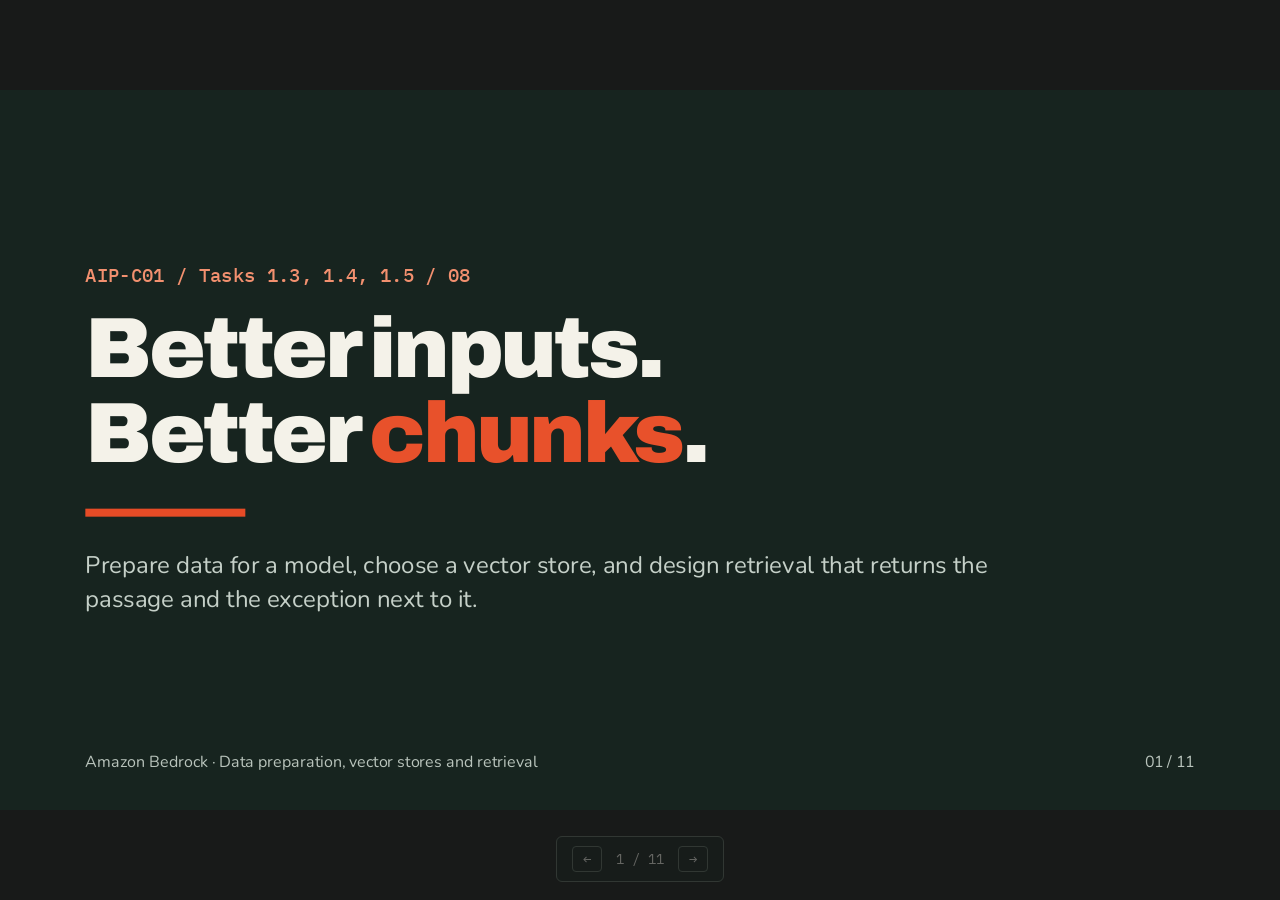
<file: slides/08-data-to-retrieval/index.html>
<!doctype html>
<html lang="en">
<head>
<meta charset="utf-8"><meta name="viewport" content="width=device-width,initial-scale=1">
<title>Data to retrieval — Better inputs, better chunks, better answers</title>
<link href="https://fonts.googleapis.com/css2?family=Archivo:wght@400;600;800;900&family=IBM+Plex+Mono:wght@400;500&family=Nunito:wght@400;600;700&display=swap" rel="stylesheet">
<style>
/* === FIXED 16:9 STAGE ===
   Slides are authored at 1920x1080 and scaled as a whole, like slides/01-bedrock-inference.
   Generated from the deck's shared stylesheet plus one <section> per slide. */
html,body{width:100%;height:100%;margin:0;overflow:hidden;background:#181a19}
.deck-viewport{position:fixed;inset:0;overflow:hidden;background:#181a19}
.deck-stage{position:absolute;left:0;top:0;width:1920px;height:1080px;overflow:hidden;transform-origin:0 0;background:#f4f2e9}
.slide{position:absolute;left:0;top:0;width:1920px;height:1080px;box-sizing:border-box;overflow:hidden;visibility:hidden;opacity:0;pointer-events:none}
.slide.active{visibility:visible;opacity:1;pointer-events:auto}
aside{display:none}
ul,ol{margin:0;padding-left:44px}

/* === SLIDE LOOK (shared deck.css) === */
/* How AWS SAM works: shared look. Palette matches slides/01-bedrock-inference.
   Light slide #f4f2e9, dark slide #17241f, accent #e64b26 (fills, large type),
   #b8330f for small accent text so it holds 4.5:1 on the light tone. */

body { font-family: 'Nunito', Arial, sans-serif; color: #17241f; }
h1, h2, h3, p { margin: 0; }

section { display: flex; flex-direction: column; padding: 128px 128px 160px; background: #f4f2e9; color: #17241f; }
section.dark { background: #17241f; color: #f4f2e9; }

/* Type scale: 128 / 72 / 40 / 30 / 26 / 24 */
h1 { font-family: 'Archivo', Arial, sans-serif; font-size: 128px; font-weight: 900; line-height: 1; letter-spacing: -5px; }
h2 { font-family: 'Archivo', Arial, sans-serif; font-size: 72px; font-weight: 800; line-height: 1.05; letter-spacing: -2px; }
h3 { font-family: 'Archivo', Arial, sans-serif; font-size: 40px; font-weight: 800; line-height: 1.1; letter-spacing: -1px; }

.eyebrow { font-family: 'IBM Plex Mono', 'Courier New', monospace; font-size: 28px; font-weight: 500; color: #b8330f; margin-bottom: 28px; }
section.dark .eyebrow { color: #f2906f; }
.accent { color: #e8512b; }
.hl { color: #f2906f; }
.lede { font-size: 36px; line-height: 1.4; color: #526057; }
section.dark .lede { color: #c5d0c8; }
.body { font-size: 30px; line-height: 1.4; color: #17241f; }
section.dark .body { color: #e6eae4; }
.stripe { width: 240px; height: 12px; background: #e64b26; margin: 48px 0; }

/* Footer: one pinned row */
.footer { position: absolute; left: 128px; bottom: 56px; width: 1664px; height: 32px; display: flex; justify-content: space-between; }
.footer p { font-size: 24px; color: #526057; }
section.dark .footer p { color: #b9c4bc; }

/* Card rows */
.cards { display: flex; gap: 32px; margin-top: 56px; }
.card { flex: 1; display: flex; flex-direction: column; gap: 18px; padding: 36px; background: #f9f8f1; border: 2px solid #c8cec3; }
.card .tag { font-family: 'IBM Plex Mono', 'Courier New', monospace; font-size: 24px; font-weight: 500; color: #b8330f; }
.cmd { font-family: 'IBM Plex Mono', 'Courier New', monospace; font-size: 24px; font-weight: 500; color: #17241f; background: #dce9d4; padding: 12px 16px; }
section.dark .card { background: #22332b; border-color: #3b4b43; }
section.dark .card .tag { color: #f2906f; }
section.dark .card .cmd { background: #2f433a; color: #f4f2e9; }

/* Statement band */
.band { margin-top: 48px; padding: 28px 36px; background: #17241f; color: #f4f2e9; font-size: 30px; line-height: 1.4; }
section.dark .band { background: #f4f2e9; color: #17241f; }

/* Pipeline of steps */
.flow { display: flex; margin-top: 56px; }
.step { flex: 1; display: flex; flex-direction: column; gap: 14px; padding: 32px 28px; background: #f9f8f1; border: 2px solid #c8cec3; }
.step .body { font-size: 28px; }
.step .num { font-family: 'IBM Plex Mono', 'Courier New', monospace; font-size: 28px; font-weight: 500; color: #b8330f; }
.step.final { background: #17241f; border-color: #17241f; color: #f4f2e9; }
.step.final .num { color: #f2906f; }
.step.final .cmd { background: #2f433a; color: #f4f2e9; }
.step.final .body { color: #e6eae4; }
.arrow { width: 64px; align-self: center; text-align: center; font-family: 'IBM Plex Mono', 'Courier New', monospace; font-size: 44px; font-weight: 500; color: #e64b26; }

/* Two columns */
.cols { display: flex; gap: 64px; margin-top: 56px; }
.col { flex: 1; display: flex; flex-direction: column; gap: 24px; }
.list { font-size: 32px; line-height: 1.4; color: #17241f; }
.list li { margin-top: 14px; margin-bottom: 14px; }

/* Terminal block */
.term { padding: 36px 40px; background: #17241f; }
.ln { font-family: 'IBM Plex Mono', 'Courier New', monospace; font-size: 26px; line-height: 1.55; color: #f4f2e9; }
.ln.dim { color: #a9b9ad; }
.ln.hot { color: #f2906f; }
.ln.i1 { padding-left: 36px; }
.ln.i2 { padding-left: 72px; }

/* Tables */
table { margin-top: 48px; width: 1664px; font-family: 'Nunito', Arial, sans-serif; font-size: 30px; color: #17241f; border-collapse: collapse; }
th, td { padding: 22px 24px; text-align: left; border-bottom: 1px solid #c8cec3; vertical-align: top; }
th { color: #526057; font-weight: 700; }

/* Architecture row */
.arch { display: flex; align-items: center; margin-top: 56px; }
.node { display: flex; flex-direction: column; gap: 10px; padding: 28px; background: #f9f8f1; border: 2px solid #c8cec3; }
.node.wide { flex: 1; }
.node.core { background: #dce9d4; border-color: #9fbf93; }
.node .tag { font-family: 'IBM Plex Mono', 'Courier New', monospace; font-size: 24px; font-weight: 500; color: #b8330f; }
.node h3 { font-size: 34px; }
.node .small { font-size: 26px; line-height: 1.35; color: #3b4a42; }
.arch .col { flex: 1.25; gap: 24px; }

/* === NAVIGATION === */
.deck-controls{position:fixed;left:50%;bottom:18px;transform:translateX(-50%);display:flex;align-items:center;gap:14px;padding:9px 15px;background:#17241f;color:#f4f2e9;border:1px solid #617165;border-radius:6px;font:14px 'IBM Plex Mono',monospace;white-space:nowrap;opacity:.35;transition:opacity .2s}
.deck-controls:hover,.deck-controls:focus-within{opacity:1}
.deck-controls button{font:inherit;color:inherit;background:none;border:1px solid #617165;border-radius:4px;padding:3px 10px;cursor:pointer}
.deck-controls button:hover{background:#2f433a}

/* === PRINT: one slide per page === */
@media print{
  @page{size:1920px 1080px;margin:0}
  html,body{width:1920px;height:auto;overflow:visible;background:#fff}
  .deck-viewport{position:static;overflow:visible}
  .deck-stage{position:static;width:auto;height:auto;transform:none!important;overflow:visible}
  .slide{position:relative;visibility:visible;opacity:1;pointer-events:auto;break-after:page;page-break-after:always}
  .slide:last-child{break-after:auto;page-break-after:auto}
  .deck-controls{display:none!important}
}

/* === Additions for the Agentic AI Lens cost decks === */
.stat { display: flex; flex-direction: column; gap: 8px; padding: 26px 34px; background: #f9f8f1; border: 2px solid #c8cec3; }
.stat .big { font-family: 'Archivo', Arial, sans-serif; font-size: 84px; font-weight: 900; line-height: 1; letter-spacing: -3px; color: #e64b26; }
.stat .body { font-size: 26px; line-height: 1.35; }
section.dark .stat { background: #22332b; border-color: #3b4b43; }
section.dark table, section.dark th, section.dark td { color: #e6eae4; border-color: #3b4b43; }
section.dark th { color: #c5d0c8; }
.rk { font-family: 'IBM Plex Mono', 'Courier New', monospace; font-size: 24px; font-weight: 500; color: #3b4a42; }
.rk.hi { color: #b8330f; font-weight: 700; }
section.dark .rk.hi { color: #f2906f; }
td .mono { font-family: 'IBM Plex Mono', 'Courier New', monospace; font-size: 0.86em; color: #b8330f; }
.col.narrow { flex: .7; }
.cards.tight { gap: 24px; }
.cards.tight .card { padding: 30px; }
.cards.tight .body { font-size: 26px; }

/* === Additions for the exam-prep decks === */
.step.tight{padding:26px 22px}.step.tight .body{font-size:25px}.step.tight h3{font-size:32px}
.cards.five .card{padding:26px}.cards.five .body{font-size:24px}.cards.five h3{font-size:34px}
table.dense{font-size:24px}table.dense th,table.dense td{padding:16px 20px}
.codeblock{margin-top:40px}
</style>
</head>
<body>
<div class="deck-viewport"><main class="deck-stage" id="deckStage">
<section id="cover" class="slide dark" style="justify-content: center;">
<p class="eyebrow">AIP-C01 / Tasks 1.3, 1.4, 1.5 / 08</p>
<h1>Better inputs.<br>Better <span class="accent">chunks</span>.</h1>
<div class="stripe"></div>
<p class="lede" style="width: 1400px;">Prepare data for a model, choose a vector store, and design retrieval that returns the passage and the exception next to it.</p>
<div class="footer"><p>Amazon Bedrock · Data preparation, vector stores and retrieval</p><p>01 / 11</p></div>
<aside>Retrieval quality is decided long before the model runs: by how you clean data, how you split it, what metadata you keep, and how you search. Demos: Input Cleaner and Chunking Playground in exam_app.py, and the Knowledge Base Lab in app.py.</aside>
</section>
<section id="s2" class="slide">
<p class="eyebrow">01 / Prepare</p>
<h2>Clean before you embed.</h2>
<div class="flow"><div class="step tight"><p class="num">1 / VALIDATE</p><h3>Quality gate</h3><p class="body">Required fields, types, ISO dates. Quarantine bad records.</p></div><div class="arrow">&rarr;</div><div class="step tight"><p class="num">2 / NORMALIZE</p><h3>Make it uniform</h3><p class="body">Unicode, whitespace, boilerplate, dates, abbreviations.</p></div><div class="arrow">&rarr;</div><div class="step tight"><p class="num">3 / EXTRACT</p><h3>Pull out entities</h3><p class="body">IDs, versions, dates: regex for fixed formats, a model for prose.</p></div><div class="arrow">&rarr;</div><div class="step final tight"><p class="num">4 / FORMAT</p><h3>Fit the model</h3><p class="body">Right request body, right modality, within the context window.</p></div></div>
<div class="band">Bad data in an index is <span class="hl">expensive to find and slow to fix</span>. Gate it at ingestion.</div>
<div class="footer"><p>Amazon Bedrock · Data preparation, vector stores and retrieval</p><p>02 / 11</p></div>
<aside>Images, audio and tabular data need their own handling: images go in as content blocks, audio is transcribed first (for example with Amazon Transcribe), tables are serialized or summarized. Normalization reduces tokens and makes retrieval consistent. Use regex for well-shaped identifiers and a model only where prose is messy.</aside>
</section>
<section id="s3" class="slide">
<p class="eyebrow">02 / Format</p>
<h2>Each provider has its own request body.</h2>
<table class="dense" style="font-size: 26px;"><tr><th style="width: 34%;">API / family</th><th style="width: 66%;">Key fields</th></tr><tr><td>Converse (any supported model)</td><td><span class="mono">messages</span>, <span class="mono">system</span>, <span class="mono">inferenceConfig.maxTokens</span></td></tr><tr><td>InvokeModel: Anthropic Claude</td><td><span class="mono">anthropic_version</span>, <span class="mono">max_tokens</span>, <span class="mono">messages</span></td></tr><tr><td>InvokeModel: Amazon Nova</td><td><span class="mono">schemaVersion: messages-v1</span>, <span class="mono">inferenceConfig.max_new_tokens</span></td></tr><tr><td>InvokeModel: Amazon Titan Text</td><td><span class="mono">inputText</span>, <span class="mono">textGenerationConfig</span></td></tr><tr><td>InvokeModel: Meta Llama</td><td><span class="mono">prompt</span>, <span class="mono">max_gen_len</span></td></tr></table>
<div class="band">Converse hides these differences, so <span class="hl">switching models needs no body rewrite</span>.</div>
<div class="footer"><p>Amazon Bedrock · Data preparation, vector stores and retrieval</p><p>03 / 11</p></div>
<aside>A body built for the wrong family is rejected with a ValidationException. Validate the generated request immediately before invoking, especially in agent workflows where the model builds the call. Field names here are illustrative: confirm against the model's inference-parameters page.</aside>
</section>
<section id="s4" class="slide">
<p class="eyebrow">03 / Choose a vector store</p>
<h2>Match the store to the workload.</h2>
<table class="dense" style="font-size: 26px;"><tr><th style="width: 34%;">Option</th><th style="width: 66%;">Good when</th></tr><tr><td>OpenSearch Serverless</td><td>You want keyword plus vector (hybrid) search and rich filters</td></tr><tr><td>Aurora PostgreSQL (pgvector)</td><td>Your data is already relational and you want SQL joins and filters</td></tr><tr><td>S3 Vectors</td><td>Large, cost-sensitive collections with infrequent queries</td></tr><tr><td>Neptune Analytics</td><td>Relationships matter: graph-based retrieval (GraphRAG)</td></tr><tr><td>Pinecone, Redis Enterprise Cloud, MongoDB Atlas</td><td>You already run it and need a managed integration</td></tr><tr><td>Managed knowledge base</td><td>You want Bedrock to run the store for you</td></tr></table>
<div class="footer"><p>Amazon Bedrock · Data preparation, vector stores and retrieval</p><p>04 / 11</p></div>
<aside>There is no single best store. The exam asks you to match requirements: existing estate, hybrid search, cost per query, scale, operational effort. Check the current list of supported stores for knowledge bases. Cross-account embeddings with an existing OpenSearch index use a remote-inference connector.</aside>
</section>
<section id="s5" class="slide">
<p class="eyebrow">04 / Metadata</p>
<h2>Metadata makes retrieval precise.</h2>
<div class="cards"><div class="card"><p class="tag">FILTER</p><h3>Narrow the search</h3><p class="body">Filter on tenant, product, firmware, year before similarity. The wrong firmware never appears.</p></div><div class="card"><p class="tag">INGEST</p><h3>Sidecar files</h3><p class="body">Put <span class="mono">&lt;file&gt;.metadata.json</span> next to each document in S3 and re-sync. This repo has examples.</p></div><div class="card"><p class="tag">EXACT IDS</p><h3>Hybrid search</h3><p class="body">Semantic search is weak on alarm IDs and part numbers. Hybrid adds keyword matching.</p></div></div>
<div class="band">Similarity is high for the <span class="hl">wrong version</span> too. Only a filter rules it out.</div>
<div class="footer"><p>Amazon Bedrock · Data preparation, vector stores and retrieval</p><p>05 / 11</p></div>
<aside>A metadata filter limits which chunks are eligible; it only works for attributes ingested from the metadata files. Try the Knowledge Base Lab: year >= 2024, then clear the filter and compare sources.</aside>
</section>
<section id="s6" class="slide">
<p class="eyebrow">05 / Chunking</p>
<h2>Chunking sets the ceiling.</h2>
<table class="dense" style="font-size: 26px;"><tr><th style="width: 22%;">Strategy</th><th style="width: 44%;">How it works</th><th style="width: 34%;">Watch for</th></tr><tr><td>Fixed size</td><td>N tokens with an overlap percentage</td><td>Splits a rule from its exception</td></tr><tr><td>Hierarchical</td><td>Search small child chunks, return the larger parent</td><td>Bigger prompts; tune parent size</td></tr><tr><td>Semantic</td><td>Split where the meaning shifts, using an embedding model</td><td>Extra cost and latency at ingestion</td></tr><tr><td>None</td><td>One chunk per document</td><td>Only for short documents</td></tr><tr><td>Custom (Lambda)</td><td>Your own transformation step</td><td>You own the code and tests</td></tr></table>
<div class="band">A reranker cannot fix a passage that <span class="hl">was never retrieved</span>.</div>
<div class="footer"><p>Amazon Bedrock · Data preparation, vector stores and retrieval</p><p>06 / 11</p></div>
<aside>Defaults and limits vary; check the current knowledge-base chunking options. The demo shows the classic failure: a procedure chunk without the safety exception that follows it. Hierarchical retrieval returns the parent, which includes the exception. Overlap helps but costs index size.</aside>
</section>
<section id="s7" class="slide">
<p class="eyebrow">06 / Search</p>
<h2>Transform, retrieve, rerank.</h2>
<div class="flow"><div class="step tight"><p class="num">1 / TRANSFORM</p><h3>Rewrite the query</h3><p class="body">Expand acronyms, decompose multi-part questions, rewrite vague ones.</p></div><div class="arrow">&rarr;</div><div class="step tight"><p class="num">2 / RETRIEVE</p><h3>Semantic or hybrid</h3><p class="body">Embed the query, filter by metadata, take the top k.</p></div><div class="arrow">&rarr;</div><div class="step tight"><p class="num">3 / RERANK</p><h3>Reorder</h3><p class="body">A reranker model scores query and passage together; keep the best few.</p></div><div class="arrow">&rarr;</div><div class="step final tight"><p class="num">4 / GENERATE</p><h3>Answer with sources</h3><p class="body">Prompt with the chunks and return citations.</p></div></div>
<div class="band">Use the <span class="hl">same embedding model</span> for the index and the query.</div>
<div class="footer"><p>Amazon Bedrock · Data preparation, vector stores and retrieval</p><p>07 / 11</p></div>
<aside>Query expansion: an approved synonym list maps internal acronyms to formal terms before retrieval. Decomposition splits a multi-part question into sub-queries. Reranking improves order, not recall. If chunks are wrong, no later step rescues them.</aside>
</section>
<section id="s7b" class="slide">
<p class="eyebrow">06 / Search settings</p>
<h2>Hybrid finds the ID. Rerank fixes the order.</h2>
<table class="dense"><tr><th style="width: 18%;">Option</th><th style="width: 36%;">Use it when</th><th style="width: 46%;">Watch for</th></tr><tr><td>HYBRID</td><td>Users ask natural-language questions that also contain exact identifiers, such as alarm E42.</td><td>Needs a filterable text field. Supported for OpenSearch Serverless, Amazon RDS and MongoDB; on any other store it silently runs as semantic.</td></tr><tr><td>SEMANTIC</td><td>Questions are paraphrased and meaning matters more than the exact words.</td><td>An exact identifier can be outranked by passages that only sound similar.</td></tr><tr><td>Reranking</td><td>The right passage is retrieved but ranked too low.</td><td>Overrides the default ranking and works on text only. Cohere Rerank 3.5 or Amazon Rerank 1.0; Amazon Rerank is not in us&#8209;east&#8209;1. It cannot add passages that were never retrieved.</td></tr><tr><td>Direct OpenSearch</td><td>The app is not tied to the Knowledge Bases API.</td><td>You own the hybrid query and the pipeline that combines scores.</td></tr></table>
<div class="band">Staying on the Knowledge Bases API? <span class="hl">HYBRID plus a reranker</span> is the lower-code fit.</div>
<div class="footer"><p>Amazon Bedrock · Data preparation, vector stores and retrieval</p><p>08 / 11</p></div>
<aside>In a customer-managed Knowledge Base, vectorSearchConfiguration.overrideSearchType takes HYBRID or SEMANTIC. HYBRID queries both the vector embeddings and the raw text, so it suits natural-language questions that also include exact identifiers. The AWS page says hybrid search is only supported for Amazon RDS, OpenSearch Serverless and MongoDB vector stores that contain a filterable text field; otherwise the query uses semantic search, with no error, so test it. Reranking can be used through Retrieve or RetrieveAndGenerate, works only on textual data, and its results override the default Knowledge Bases ranking. The supported reranking models are Amazon Rerank 1.0 and Cohere Rerank 3.5, and Amazon Rerank 1.0 is not available in US East (N. Virginia). A reranker orders what retrieval returned; it cannot rescue a passage that was never retrieved. Calling OpenSearch Serverless directly is valid in another architecture, using a hybrid query and a search pipeline that combines scores, but if the application must keep using the Knowledge Bases API, the retrieval configuration is the lower-code fit. The AWS pages read do not say whether hybrid search and reranking can be combined in one call, and the direct OpenSearch point was not checked against its documentation, so verify both. The Knowledge Base Lab in app.py has the SEMANTIC and HYBRID selector; it does not yet send a reranking model for vector-store knowledge bases.</aside>
</section>
<section id="s8" class="slide">
<p class="eyebrow">07 / Keep it fresh</p>
<h2>Sync the index when sources change.</h2>
<div class="flow"><div class="step"><p class="num">1 / DETECT</p><h3>A source changes</h3><p class="body">S3 event, schedule, or a pipeline step after a document update.</p></div><div class="arrow">&rarr;</div><div class="step"><p class="num">2 / SYNC</p><h3>Start an ingestion job</h3><p class="body">The job adds, updates and removes only what changed.</p></div><div class="arrow">&rarr;</div><div class="step final"><p class="num">3 / VERIFY</p><h3>Check the result</h3><p class="body">Failed documents, counts, and a canary query for a known fact.</p></div></div>
<div class="band">Deleting a source file does nothing until the <span class="hl">next sync</span>: stale answers come from stale indexes.</div>
<div class="footer"><p>Amazon Bedrock · Data preparation, vector stores and retrieval</p><p>09 / 11</p></div>
<aside>Change detection plus a refresh workflow keeps the index accurate. In Bedrock knowledge bases, StartIngestionJob syncs the data source. Re-sync after adding or changing metadata files too. Track index freshness as a metric.</aside>
</section>
<section id="s9" class="slide">
<p class="eyebrow">08 / Expose retrieval</p>
<h2>One capability, several interfaces.</h2>
<table class="dense" style="font-size: 26px;"><tr><th style="width: 34%;">Interface</th><th style="width: 66%;">Use it when</th></tr><tr><td>Retrieve API</td><td>You build the prompt yourself and want the raw chunks and scores</td></tr><tr><td>RetrieveAndGenerate</td><td>You want retrieval, generation and citations in one call</td></tr><tr><td>Agent tool / function call</td><td>The model decides when to search, as one of several tools</td></tr><tr><td>MCP server</td><td>Many clients or agents need one standard tool definition</td></tr></table>
<div class="band">Keep the <span class="hl">contract stable</span>: same inputs, same outputs, whatever store sits behind it.</div>
<div class="footer"><p>Amazon Bedrock · Data preparation, vector stores and retrieval</p><p>10 / 11</p></div>
<aside>Model Context Protocol standardizes how tools are described and called, so one retrieval tool can serve many agents. Whichever interface you pick, return chunk text, source and score consistently so downstream code does not change when the store does.</aside>
</section>
<section id="wrap" class="slide dark">
<p class="eyebrow">Recap</p>
<h2>Retrieval is a pipeline.</h2>
<div class="cards"><div class="card"><p class="tag">PREPARE</p><h3>Gate and normalize</h3><p class="body">Fix inputs before you embed them.</p></div><div class="card"><p class="tag">SPLIT</p><h3>Chunk and tag</h3><p class="body">Keep rules with exceptions; add metadata.</p></div><div class="card"><p class="tag">SEARCH</p><h3>Hybrid, rerank, sync</h3><p class="body">Filter, rerank, and keep the index fresh.</p></div></div>
<div class="band">Try it: <span class="hl">Chunking Playground</span>, <span class="hl">Input Cleaner</span>, and the Knowledge Base Lab.</div>
<div class="footer"><p>Amazon Bedrock · Data preparation, vector stores and retrieval</p><p>11 / 11</p></div>
<aside>Close with the three levers: input quality, chunking and metadata, search strategy. Then the demos: change one setting at a time and watch which chunk comes back.</aside>
</section>
</main></div>
<nav class="deck-controls" aria-label="Slide navigation"><button id="prev" aria-label="Previous slide">←</button><span id="counter" aria-live="polite"></span><button id="next" aria-label="Next slide">→</button></nav>
<script>
/* Arrow keys, PageUp/PageDown, Space, Home and End move between slides; the slide number is kept in the URL hash. */
(function () {
  var slides = Array.prototype.slice.call(document.querySelectorAll('.slide'));
  var stage = document.getElementById('deckStage');
  var counter = document.getElementById('counter');
  var current = 0;
  function fit() {
    var f = Math.min(innerWidth / 1920, innerHeight / 1080);
    stage.style.transform = 'translate(' + (innerWidth - 1920 * f) / 2 + 'px,' + (innerHeight - 1080 * f) / 2 + 'px) scale(' + f + ')';
  }
  function show(n) {
    current = Math.max(0, Math.min(n, slides.length - 1));
    slides.forEach(function (s, k) {
      s.classList.toggle('active', k === current);
      s.setAttribute('aria-hidden', String(k !== current));
    });
    counter.textContent = (current + 1) + ' / ' + slides.length;
    try { history.replaceState(null, '', '#' + (current + 1)); } catch (e) {}
  }
  document.getElementById('prev').onclick = function () { show(current - 1); };
  document.getElementById('next').onclick = function () { show(current + 1); };
  addEventListener('keydown', function (e) {
    if (e.metaKey || e.ctrlKey || e.altKey) return;
    var k = e.key;
    if (k === 'ArrowRight' || k === 'PageDown' || k === ' ') { e.preventDefault(); show(current + 1); }
    else if (k === 'ArrowLeft' || k === 'PageUp') { e.preventDefault(); show(current - 1); }
    else if (k === 'Home') show(0);
    else if (k === 'End') show(slides.length - 1);
  });
  addEventListener('resize', fit);
  fit();
  show((parseInt(location.hash.slice(1), 10) || 1) - 1);
})();
</script>
</body>
</html>
</file>
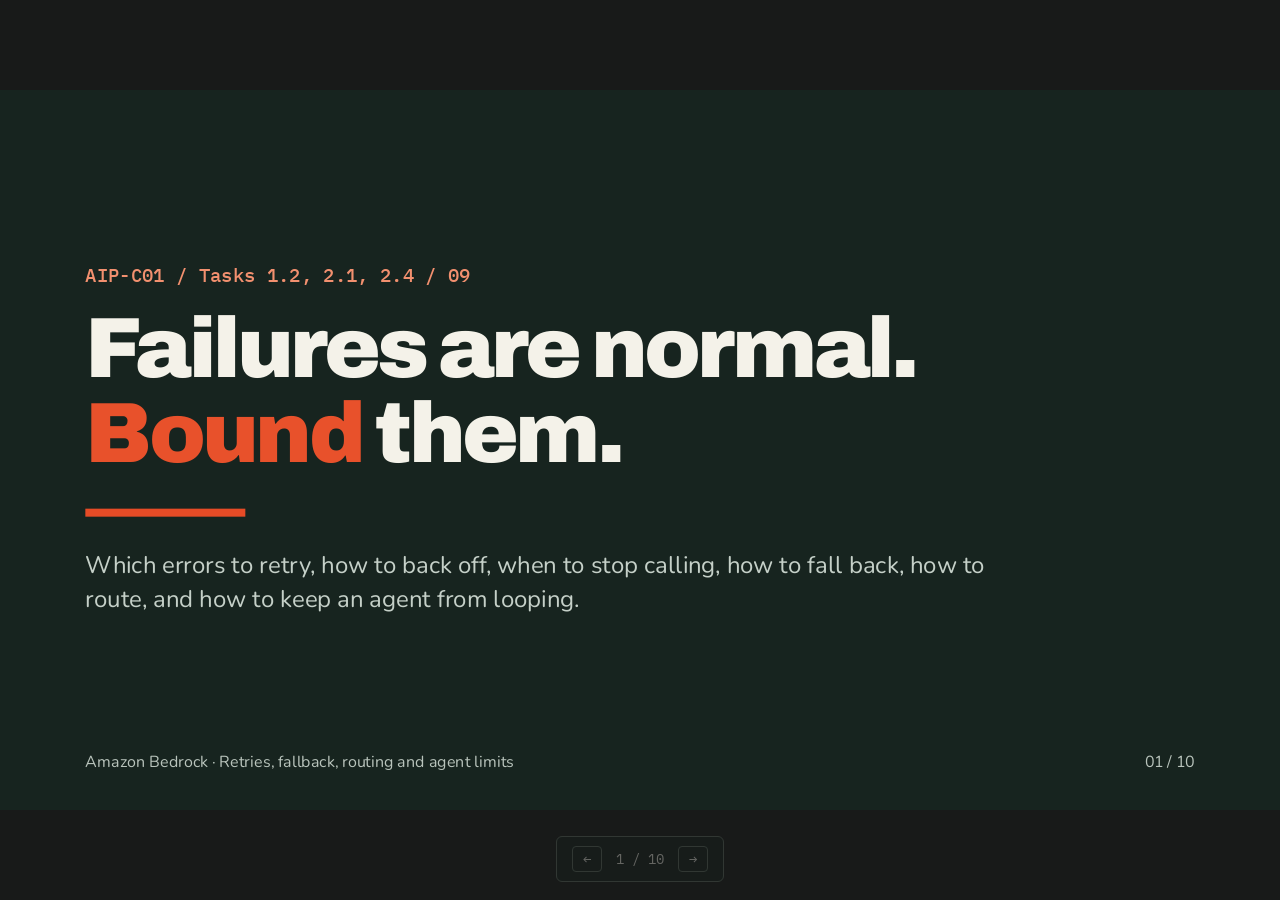
<file: slides/09-resilience-and-routing/index.html>
<!doctype html>
<html lang="en">
<head>
<meta charset="utf-8"><meta name="viewport" content="width=device-width,initial-scale=1">
<title>Resilience — Failures are normal, bound them</title>
<link href="https://fonts.googleapis.com/css2?family=Archivo:wght@400;600;800;900&family=IBM+Plex+Mono:wght@400;500&family=Nunito:wght@400;600;700&display=swap" rel="stylesheet">
<style>
/* === FIXED 16:9 STAGE ===
   Slides are authored at 1920x1080 and scaled as a whole, like slides/01-bedrock-inference.
   Generated from the deck's shared stylesheet plus one <section> per slide. */
html,body{width:100%;height:100%;margin:0;overflow:hidden;background:#181a19}
.deck-viewport{position:fixed;inset:0;overflow:hidden;background:#181a19}
.deck-stage{position:absolute;left:0;top:0;width:1920px;height:1080px;overflow:hidden;transform-origin:0 0;background:#f4f2e9}
.slide{position:absolute;left:0;top:0;width:1920px;height:1080px;box-sizing:border-box;overflow:hidden;visibility:hidden;opacity:0;pointer-events:none}
.slide.active{visibility:visible;opacity:1;pointer-events:auto}
aside{display:none}
ul,ol{margin:0;padding-left:44px}

/* === SLIDE LOOK (shared deck.css) === */
/* How AWS SAM works: shared look. Palette matches slides/01-bedrock-inference.
   Light slide #f4f2e9, dark slide #17241f, accent #e64b26 (fills, large type),
   #b8330f for small accent text so it holds 4.5:1 on the light tone. */

body { font-family: 'Nunito', Arial, sans-serif; color: #17241f; }
h1, h2, h3, p { margin: 0; }

section { display: flex; flex-direction: column; padding: 128px 128px 160px; background: #f4f2e9; color: #17241f; }
section.dark { background: #17241f; color: #f4f2e9; }

/* Type scale: 128 / 72 / 40 / 30 / 26 / 24 */
h1 { font-family: 'Archivo', Arial, sans-serif; font-size: 128px; font-weight: 900; line-height: 1; letter-spacing: -5px; }
h2 { font-family: 'Archivo', Arial, sans-serif; font-size: 72px; font-weight: 800; line-height: 1.05; letter-spacing: -2px; }
h3 { font-family: 'Archivo', Arial, sans-serif; font-size: 40px; font-weight: 800; line-height: 1.1; letter-spacing: -1px; }

.eyebrow { font-family: 'IBM Plex Mono', 'Courier New', monospace; font-size: 28px; font-weight: 500; color: #b8330f; margin-bottom: 28px; }
section.dark .eyebrow { color: #f2906f; }
.accent { color: #e8512b; }
.hl { color: #f2906f; }
.lede { font-size: 36px; line-height: 1.4; color: #526057; }
section.dark .lede { color: #c5d0c8; }
.body { font-size: 30px; line-height: 1.4; color: #17241f; }
section.dark .body { color: #e6eae4; }
.stripe { width: 240px; height: 12px; background: #e64b26; margin: 48px 0; }

/* Footer: one pinned row */
.footer { position: absolute; left: 128px; bottom: 56px; width: 1664px; height: 32px; display: flex; justify-content: space-between; }
.footer p { font-size: 24px; color: #526057; }
section.dark .footer p { color: #b9c4bc; }

/* Card rows */
.cards { display: flex; gap: 32px; margin-top: 56px; }
.card { flex: 1; display: flex; flex-direction: column; gap: 18px; padding: 36px; background: #f9f8f1; border: 2px solid #c8cec3; }
.card .tag { font-family: 'IBM Plex Mono', 'Courier New', monospace; font-size: 24px; font-weight: 500; color: #b8330f; }
.cmd { font-family: 'IBM Plex Mono', 'Courier New', monospace; font-size: 24px; font-weight: 500; color: #17241f; background: #dce9d4; padding: 12px 16px; }
section.dark .card { background: #22332b; border-color: #3b4b43; }
section.dark .card .tag { color: #f2906f; }
section.dark .card .cmd { background: #2f433a; color: #f4f2e9; }

/* Statement band */
.band { margin-top: 48px; padding: 28px 36px; background: #17241f; color: #f4f2e9; font-size: 30px; line-height: 1.4; }
section.dark .band { background: #f4f2e9; color: #17241f; }

/* Pipeline of steps */
.flow { display: flex; margin-top: 56px; }
.step { flex: 1; display: flex; flex-direction: column; gap: 14px; padding: 32px 28px; background: #f9f8f1; border: 2px solid #c8cec3; }
.step .body { font-size: 28px; }
.step .num { font-family: 'IBM Plex Mono', 'Courier New', monospace; font-size: 28px; font-weight: 500; color: #b8330f; }
.step.final { background: #17241f; border-color: #17241f; color: #f4f2e9; }
.step.final .num { color: #f2906f; }
.step.final .cmd { background: #2f433a; color: #f4f2e9; }
.step.final .body { color: #e6eae4; }
.arrow { width: 64px; align-self: center; text-align: center; font-family: 'IBM Plex Mono', 'Courier New', monospace; font-size: 44px; font-weight: 500; color: #e64b26; }

/* Two columns */
.cols { display: flex; gap: 64px; margin-top: 56px; }
.col { flex: 1; display: flex; flex-direction: column; gap: 24px; }
.list { font-size: 32px; line-height: 1.4; color: #17241f; }
.list li { margin-top: 14px; margin-bottom: 14px; }

/* Terminal block */
.term { padding: 36px 40px; background: #17241f; }
.ln { font-family: 'IBM Plex Mono', 'Courier New', monospace; font-size: 26px; line-height: 1.55; color: #f4f2e9; }
.ln.dim { color: #a9b9ad; }
.ln.hot { color: #f2906f; }
.ln.i1 { padding-left: 36px; }
.ln.i2 { padding-left: 72px; }

/* Tables */
table { margin-top: 48px; width: 1664px; font-family: 'Nunito', Arial, sans-serif; font-size: 30px; color: #17241f; border-collapse: collapse; }
th, td { padding: 22px 24px; text-align: left; border-bottom: 1px solid #c8cec3; vertical-align: top; }
th { color: #526057; font-weight: 700; }

/* Architecture row */
.arch { display: flex; align-items: center; margin-top: 56px; }
.node { display: flex; flex-direction: column; gap: 10px; padding: 28px; background: #f9f8f1; border: 2px solid #c8cec3; }
.node.wide { flex: 1; }
.node.core { background: #dce9d4; border-color: #9fbf93; }
.node .tag { font-family: 'IBM Plex Mono', 'Courier New', monospace; font-size: 24px; font-weight: 500; color: #b8330f; }
.node h3 { font-size: 34px; }
.node .small { font-size: 26px; line-height: 1.35; color: #3b4a42; }
.arch .col { flex: 1.25; gap: 24px; }

/* === NAVIGATION === */
.deck-controls{position:fixed;left:50%;bottom:18px;transform:translateX(-50%);display:flex;align-items:center;gap:14px;padding:9px 15px;background:#17241f;color:#f4f2e9;border:1px solid #617165;border-radius:6px;font:14px 'IBM Plex Mono',monospace;white-space:nowrap;opacity:.35;transition:opacity .2s}
.deck-controls:hover,.deck-controls:focus-within{opacity:1}
.deck-controls button{font:inherit;color:inherit;background:none;border:1px solid #617165;border-radius:4px;padding:3px 10px;cursor:pointer}
.deck-controls button:hover{background:#2f433a}

/* === PRINT: one slide per page === */
@media print{
  @page{size:1920px 1080px;margin:0}
  html,body{width:1920px;height:auto;overflow:visible;background:#fff}
  .deck-viewport{position:static;overflow:visible}
  .deck-stage{position:static;width:auto;height:auto;transform:none!important;overflow:visible}
  .slide{position:relative;visibility:visible;opacity:1;pointer-events:auto;break-after:page;page-break-after:always}
  .slide:last-child{break-after:auto;page-break-after:auto}
  .deck-controls{display:none!important}
}

/* === Additions for the Agentic AI Lens cost decks === */
.stat { display: flex; flex-direction: column; gap: 8px; padding: 26px 34px; background: #f9f8f1; border: 2px solid #c8cec3; }
.stat .big { font-family: 'Archivo', Arial, sans-serif; font-size: 84px; font-weight: 900; line-height: 1; letter-spacing: -3px; color: #e64b26; }
.stat .body { font-size: 26px; line-height: 1.35; }
section.dark .stat { background: #22332b; border-color: #3b4b43; }
section.dark table, section.dark th, section.dark td { color: #e6eae4; border-color: #3b4b43; }
section.dark th { color: #c5d0c8; }
.rk { font-family: 'IBM Plex Mono', 'Courier New', monospace; font-size: 24px; font-weight: 500; color: #3b4a42; }
.rk.hi { color: #b8330f; font-weight: 700; }
section.dark .rk.hi { color: #f2906f; }
td .mono { font-family: 'IBM Plex Mono', 'Courier New', monospace; font-size: 0.86em; color: #b8330f; }
.col.narrow { flex: .7; }
.cards.tight { gap: 24px; }
.cards.tight .card { padding: 30px; }
.cards.tight .body { font-size: 26px; }

/* === Additions for the exam-prep decks === */
.step.tight{padding:26px 22px}.step.tight .body{font-size:25px}.step.tight h3{font-size:32px}
.cards.five .card{padding:26px}.cards.five .body{font-size:24px}.cards.five h3{font-size:34px}
table.dense{font-size:24px}table.dense th,table.dense td{padding:16px 20px}
.codeblock{margin-top:40px}
</style>
</head>
<body>
<div class="deck-viewport"><main class="deck-stage" id="deckStage">
<section id="cover" class="slide dark" style="justify-content: center;">
<p class="eyebrow">AIP-C01 / Tasks 1.2, 2.1, 2.4 / 09</p>
<h1>Failures are normal.<br><span class="accent">Bound</span> them.</h1>
<div class="stripe"></div>
<p class="lede" style="width: 1400px;">Which errors to retry, how to back off, when to stop calling, how to fall back, how to route, and how to keep an agent from looping.</p>
<div class="footer"><p>Amazon Bedrock · Retries, fallback, routing and agent limits</p><p>01 / 10</p></div>
<aside>Foundation-model APIs throttle, time out and occasionally fail. This deck covers the client-side patterns the exam tests: retries with backoff and jitter, circuit breakers, fallback chains, routing, and agent stopping conditions. Demo: Resilience Simulator in exam_app.py, including a live fallback against Bedrock.</aside>
</section>
<section id="s2" class="slide">
<p class="eyebrow">01 / Which errors</p>
<h2>Retry the transient ones only.</h2>
<table class="dense" style="font-size: 26px;"><tr><th style="width: 34%;">Error</th><th style="width: 40%;">Means</th><th style="width: 26%;">Retry?</th></tr><tr><td><span class="mono">ThrottlingException</span> (429)</td><td>Quota or rate limit hit</td><td><b>Yes</b>, with backoff</td></tr><tr><td><span class="mono">ServiceUnavailableException</span>, 5xx</td><td>Temporary service trouble</td><td><b>Yes</b>, bounded</td></tr><tr><td><span class="mono">ModelTimeoutException</span></td><td>Model took too long</td><td>Once or twice</td></tr><tr><td><span class="mono">ModelNotReadyException</span></td><td>Model still loading</td><td>Yes, after a delay</td></tr><tr><td><span class="mono">ValidationException</span> (400)</td><td>Your request is wrong</td><td><b>No</b>: fix it</td></tr><tr><td><span class="mono">AccessDeniedException</span> (403)</td><td>Permission or model access</td><td><b>No</b>: fix it</td></tr></table>
<div class="footer"><p>Amazon Bedrock · Retries, fallback, routing and agent limits</p><p>02 / 10</p></div>
<aside>Retrying a bad request never fixes it and wastes quota. Verify the exact exception names for the API you call in the Bedrock Runtime API reference.</aside>
</section>
<section id="s3" class="slide">
<p class="eyebrow">02 / Backoff</p>
<h2>Wait longer, and randomly.</h2>
<div class="cols"><div class="col"><div class="term"><div class="ln dim"># full jitter</div><div class="ln ">cap   = 20</div><div class="ln ">base  = 0.5</div><div class="ln hot">wait  = random(0, min(cap, base * 2**attempt))</div><div class="ln "></div><div class="ln dim"># bound the whole call</div><div class="ln ">max_attempts = 4</div><div class="ln ">deadline = 5  # seconds in total</div></div></div><div class="col"><div class="card"><p class="tag">SDK</p><h3>Retry modes</h3><p class="body">The AWS SDK offers legacy, standard and adaptive retry modes. Standard backs off with jitter.</p></div><div class="card"><p class="tag">BUDGET</p><h3>Cap both</h3><p class="body">Limit attempts and total time. Retries multiply latency.</p></div></div></div>
<div class="footer"><p>Amazon Bedrock · Retries, fallback, routing and agent limits</p><p>03 / 10</p></div>
<aside>Do not stack your own retry loop on top of the SDK's without a budget. Adaptive mode adds client-side rate limiting based on throttling responses. Set a bounded timeout and retry budget so a slow dependency cannot hold your Lambda or your user for minutes.</aside>
</section>
<section id="s4" class="slide">
<p class="eyebrow">03 / Thundering herd</p>
<h2>Do not retry in lockstep.</h2>
<div class="cards"><div class="card"><p class="tag">PROBLEM</p><h3>Same wait, same moment</h3><p class="body">Many clients throttled together all retry together, and throttle together again.</p></div><div class="card"><p class="tag">FIX</p><h3>Add jitter</h3><p class="body">Random waits spread retries over time, so the service recovers sooner.</p></div><div class="card"><p class="tag">PROOF</p><h3>Watch the chart</h3><p class="body">In the simulator, compare exponential with full jitter: spikes versus a smooth tail.</p></div></div>
<div class="band">Backoff alone is not enough. <span class="hl">Jitter</span> is what breaks the synchronization.</div>
<div class="footer"><p>Amazon Bedrock · Retries, fallback, routing and agent limits</p><p>04 / 10</p></div>
<aside>The practice question on embedding backfill throttling is this pattern: a shared requests-per-minute limit, several workers, and the fix is controlled concurrency plus exponential backoff with jitter.</aside>
</section>
<section id="s5" class="slide">
<p class="eyebrow">04 / Circuit breaker</p>
<h2>Stop calling a dependency that is down.</h2>
<div class="flow"><div class="step"><p class="num">CLOSED</p><h3>Normal</h3><p class="body">Calls go through. Count consecutive failures.</p></div><div class="arrow">&rarr;</div><div class="step"><p class="num">OPEN</p><h3>Fail fast</h3><p class="body">After N failures, skip calls for a cool-down. No latency, no cost.</p></div><div class="arrow">&rarr;</div><div class="step final"><p class="num">HALF-OPEN</p><h3>Trial call</h3><p class="body">After the cool-down allow one call. Success closes it; failure reopens it.</p></div></div>
<div class="band">Fail fast protects the dependency <span class="hl">and your users' wait time</span>.</div>
<div class="footer"><p>Amazon Bedrock · Retries, fallback, routing and agent limits</p><p>05 / 10</p></div>
<aside>A circuit breaker is per dependency, for example per model or per tool. It complements retries: retries handle brief blips, the breaker handles sustained outages.</aside>
</section>
<section id="s6" class="slide">
<p class="eyebrow">05 / Degrade gracefully</p>
<h2>Plan the fallback order.</h2>
<div class="flow"><div class="step tight"><p class="num">1 / SPREAD</p><h3>Cross-Region</h3><p class="body">An inference profile lets Bedrock route across Regions for capacity.</p></div><div class="arrow">&rarr;</div><div class="step tight"><p class="num">2 / SWITCH</p><h3>Second model</h3><p class="body">App-level fallback to a model from another family or tier.</p></div><div class="arrow">&rarr;</div><div class="step tight"><p class="num">3 / DEGRADE</p><h3>Reduced answer</h3><p class="body">Cached answer, shorter output, or a retrieval-only result.</p></div><div class="arrow">&rarr;</div><div class="step final tight"><p class="num">4 / EXPLAIN</p><h3>Friendly error</h3><p class="body">Say what failed and what to do. Log the trace ID.</p></div></div>
<div class="band">Keep model IDs in <span class="hl">configuration</span>, not code, so you can switch without a deploy.</div>
<div class="footer"><p>Amazon Bedrock · Retries, fallback, routing and agent limits</p><p>06 / 10</p></div>
<aside>Provider and model switching without code changes: Converse gives one request shape; store the model ID in AppConfig or Parameter Store; keep a tested fallback. Outage planning also means knowing your quotas and, for steady load, provisioned throughput.</aside>
</section>
<section id="s7" class="slide">
<p class="eyebrow">06 / Route</p>
<h2>Send each request to the right model.</h2>
<table class="dense" style="font-size: 26px;"><tr><th style="width: 22%;">Rule</th><th style="width: 38%;">Decided by</th><th style="width: 40%;">Example</th></tr><tr><td>Static</td><td>A fixed table on task type</td><td>Extraction to a small model, analysis to a large one</td></tr><tr><td>Content</td><td>The prompt itself</td><td>Long or multi-step prompts escalate</td></tr><tr><td>Performance</td><td>Live latency or error signals</td><td>Shift traffic when a model slows down</td></tr></table>
<div class="band">Escalate on doubt: <span class="hl">small model first</span>, bigger only when needed (slides 03 and 04).</div>
<div class="footer"><p>Amazon Bedrock · Retries, fallback, routing and agent limits</p><p>07 / 10</p></div>
<aside>Content routing in production often uses a small classifier model or embedding similarity rather than keywords. Performance routing needs recent p95 latency and error rate per model.</aside>
</section>
<section id="s8" class="slide">
<p class="eyebrow">07 / Streaming</p>
<h2>Retry before the first visible chunk.</h2>
<div class="cards"><div class="card"><p class="tag">BEFORE</p><h3>Safe to retry</h3><p class="body">If the stream fails before any text reached the user, retry or fail over quietly.</p></div><div class="card"><p class="tag">AFTER</p><h3>Not safe</h3><p class="body">Once text is visible, a retry would duplicate it. Show an error or let the user resume.</p></div><div class="card"><p class="tag">OBSERVE</p><h3>Time to first token</h3><p class="body">Track it separately from total latency: it is what users feel.</p></div></div>
<div class="footer"><p>Amazon Bedrock · Retries, fallback, routing and agent limits</p><p>08 / 10</p></div>
<aside>Retry stream errors inside the server (for example in Lambda) before forwarding content. After forwarding, treat the failure as final for that response. ConverseStream sends the usage metadata at the end, so token counts arrive last.</aside>
</section>
<section id="s9" class="slide">
<p class="eyebrow">08 / Agents</p>
<h2>Every loop needs an exit.</h2>
<div class="cols"><div class="col"><h3>Stopping conditions</h3><ul class="list" style="font-size: 30px;"><li>Maximum steps</li><li>Time budget</li><li>Token or cost budget</li><li>Repeated-action detection</li></ul></div><div class="col"><h3>Boundaries</h3><ul class="list" style="font-size: 30px;"><li>Least-privilege role per tool</li><li>Validate tool inputs; handle tool errors</li><li>Human approval for risky actions</li><li>Circuit breaker on flaky tools</li></ul></div></div>
<div class="band">Slide 03 covers the cost side of <span class="hl">bounding the loop</span>.</div>
<div class="footer"><p>Amazon Bedrock · Retries, fallback, routing and agent limits</p><p>09 / 10</p></div>
<aside>The simulator runs a scripted agent that keeps searching. Turn guards off one at a time to see which one saves you. Agent memory and state, and multi-agent coordination, are separate topics for Task 2.1; this deck covers limits.</aside>
</section>
<section id="wrap" class="slide dark">
<p class="eyebrow">Recap</p>
<h2>Bound, spread, stop, fall back.</h2>
<div class="cards"><div class="card"><p class="tag">RETRY</p><h3>Transient only</h3><p class="body">Backoff with jitter, capped in count and time.</p></div><div class="card"><p class="tag">STOP</p><h3>Break the circuit</h3><p class="body">Fail fast on a down dependency; try again later.</p></div><div class="card"><p class="tag">FALL BACK</p><h3>And route</h3><p class="body">Spread, switch, degrade; choose models by rule.</p></div></div>
<div class="band">Try it: <span class="hl">Resilience Simulator</span>, then the live fallback tab.</div>
<div class="footer"><p>Amazon Bedrock · Retries, fallback, routing and agent limits</p><p>10 / 10</p></div>
<aside>Close with the idea that resilience is policy, and policy belongs in configuration and tests.</aside>
</section>
</main></div>
<nav class="deck-controls" aria-label="Slide navigation"><button id="prev" aria-label="Previous slide">←</button><span id="counter" aria-live="polite"></span><button id="next" aria-label="Next slide">→</button></nav>
<script>
/* Arrow keys, PageUp/PageDown, Space, Home and End move between slides; the slide number is kept in the URL hash. */
(function () {
  var slides = Array.prototype.slice.call(document.querySelectorAll('.slide'));
  var stage = document.getElementById('deckStage');
  var counter = document.getElementById('counter');
  var current = 0;
  function fit() {
    var f = Math.min(innerWidth / 1920, innerHeight / 1080);
    stage.style.transform = 'translate(' + (innerWidth - 1920 * f) / 2 + 'px,' + (innerHeight - 1080 * f) / 2 + 'px) scale(' + f + ')';
  }
  function show(n) {
    current = Math.max(0, Math.min(n, slides.length - 1));
    slides.forEach(function (s, k) {
      s.classList.toggle('active', k === current);
      s.setAttribute('aria-hidden', String(k !== current));
    });
    counter.textContent = (current + 1) + ' / ' + slides.length;
    try { history.replaceState(null, '', '#' + (current + 1)); } catch (e) {}
  }
  document.getElementById('prev').onclick = function () { show(current - 1); };
  document.getElementById('next').onclick = function () { show(current + 1); };
  addEventListener('keydown', function (e) {
    if (e.metaKey || e.ctrlKey || e.altKey) return;
    var k = e.key;
    if (k === 'ArrowRight' || k === 'PageDown' || k === ' ') { e.preventDefault(); show(current + 1); }
    else if (k === 'ArrowLeft' || k === 'PageUp') { e.preventDefault(); show(current - 1); }
    else if (k === 'Home') show(0);
    else if (k === 'End') show(slides.length - 1);
  });
  addEventListener('resize', fit);
  fit();
  show((parseInt(location.hash.slice(1), 10) || 1) - 1);
})();
</script>
</body>
</html>
</file>
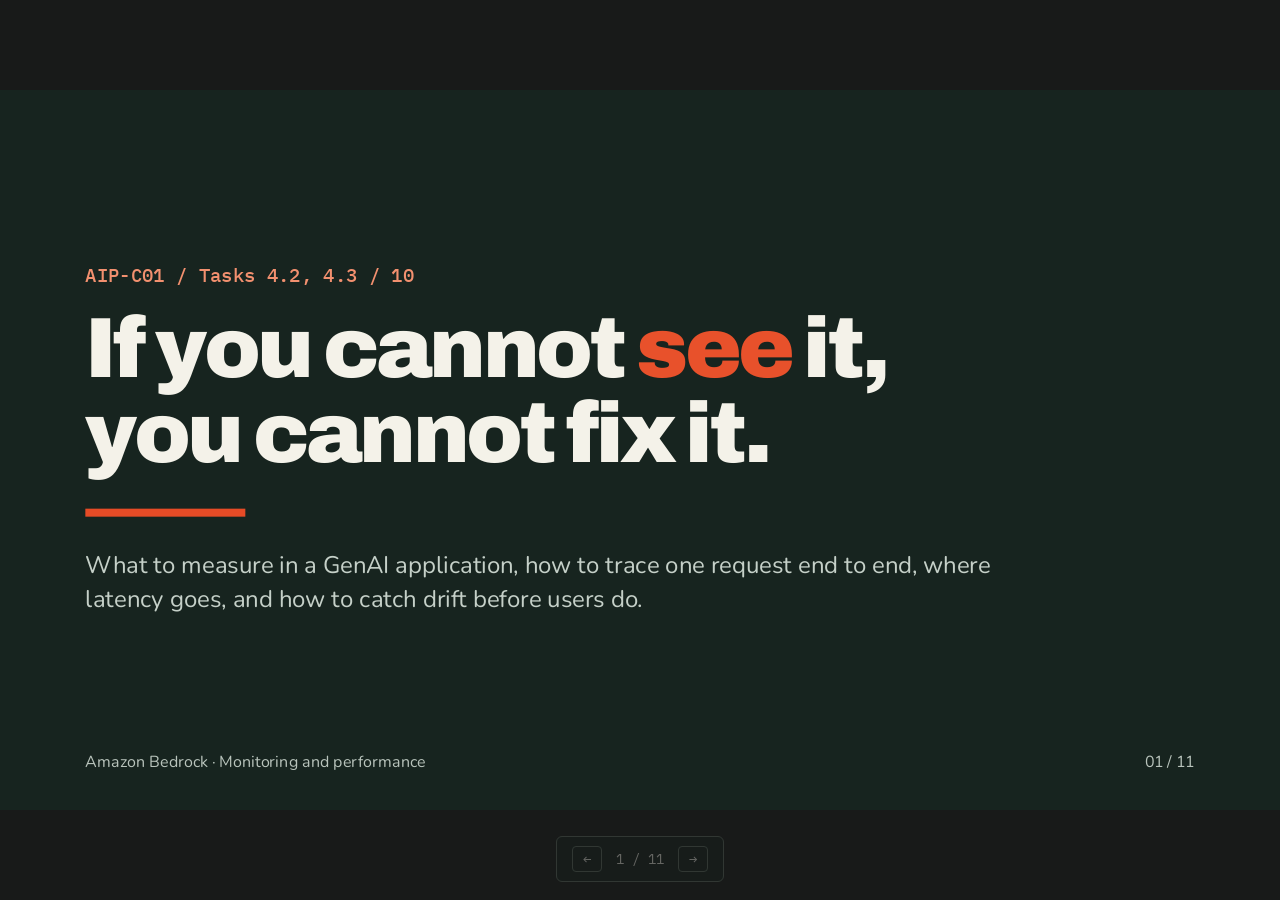
<file: slides/10-observability-and-performance/index.html>
<!doctype html>
<html lang="en">
<head>
<meta charset="utf-8"><meta name="viewport" content="width=device-width,initial-scale=1">
<title>Observability — If you cannot see it, you cannot fix it</title>
<link href="https://fonts.googleapis.com/css2?family=Archivo:wght@400;600;800;900&family=IBM+Plex+Mono:wght@400;500&family=Nunito:wght@400;600;700&display=swap" rel="stylesheet">
<style>
/* === FIXED 16:9 STAGE ===
   Slides are authored at 1920x1080 and scaled as a whole, like slides/01-bedrock-inference.
   Generated from the deck's shared stylesheet plus one <section> per slide. */
html,body{width:100%;height:100%;margin:0;overflow:hidden;background:#181a19}
.deck-viewport{position:fixed;inset:0;overflow:hidden;background:#181a19}
.deck-stage{position:absolute;left:0;top:0;width:1920px;height:1080px;overflow:hidden;transform-origin:0 0;background:#f4f2e9}
.slide{position:absolute;left:0;top:0;width:1920px;height:1080px;box-sizing:border-box;overflow:hidden;visibility:hidden;opacity:0;pointer-events:none}
.slide.active{visibility:visible;opacity:1;pointer-events:auto}
aside{display:none}
ul,ol{margin:0;padding-left:44px}

/* === SLIDE LOOK (shared deck.css) === */
/* How AWS SAM works: shared look. Palette matches slides/01-bedrock-inference.
   Light slide #f4f2e9, dark slide #17241f, accent #e64b26 (fills, large type),
   #b8330f for small accent text so it holds 4.5:1 on the light tone. */

body { font-family: 'Nunito', Arial, sans-serif; color: #17241f; }
h1, h2, h3, p { margin: 0; }

section { display: flex; flex-direction: column; padding: 128px 128px 160px; background: #f4f2e9; color: #17241f; }
section.dark { background: #17241f; color: #f4f2e9; }

/* Type scale: 128 / 72 / 40 / 30 / 26 / 24 */
h1 { font-family: 'Archivo', Arial, sans-serif; font-size: 128px; font-weight: 900; line-height: 1; letter-spacing: -5px; }
h2 { font-family: 'Archivo', Arial, sans-serif; font-size: 72px; font-weight: 800; line-height: 1.05; letter-spacing: -2px; }
h3 { font-family: 'Archivo', Arial, sans-serif; font-size: 40px; font-weight: 800; line-height: 1.1; letter-spacing: -1px; }

.eyebrow { font-family: 'IBM Plex Mono', 'Courier New', monospace; font-size: 28px; font-weight: 500; color: #b8330f; margin-bottom: 28px; }
section.dark .eyebrow { color: #f2906f; }
.accent { color: #e8512b; }
.hl { color: #f2906f; }
.lede { font-size: 36px; line-height: 1.4; color: #526057; }
section.dark .lede { color: #c5d0c8; }
.body { font-size: 30px; line-height: 1.4; color: #17241f; }
section.dark .body { color: #e6eae4; }
.stripe { width: 240px; height: 12px; background: #e64b26; margin: 48px 0; }

/* Footer: one pinned row */
.footer { position: absolute; left: 128px; bottom: 56px; width: 1664px; height: 32px; display: flex; justify-content: space-between; }
.footer p { font-size: 24px; color: #526057; }
section.dark .footer p { color: #b9c4bc; }

/* Card rows */
.cards { display: flex; gap: 32px; margin-top: 56px; }
.card { flex: 1; display: flex; flex-direction: column; gap: 18px; padding: 36px; background: #f9f8f1; border: 2px solid #c8cec3; }
.card .tag { font-family: 'IBM Plex Mono', 'Courier New', monospace; font-size: 24px; font-weight: 500; color: #b8330f; }
.cmd { font-family: 'IBM Plex Mono', 'Courier New', monospace; font-size: 24px; font-weight: 500; color: #17241f; background: #dce9d4; padding: 12px 16px; }
section.dark .card { background: #22332b; border-color: #3b4b43; }
section.dark .card .tag { color: #f2906f; }
section.dark .card .cmd { background: #2f433a; color: #f4f2e9; }

/* Statement band */
.band { margin-top: 48px; padding: 28px 36px; background: #17241f; color: #f4f2e9; font-size: 30px; line-height: 1.4; }
section.dark .band { background: #f4f2e9; color: #17241f; }

/* Pipeline of steps */
.flow { display: flex; margin-top: 56px; }
.step { flex: 1; display: flex; flex-direction: column; gap: 14px; padding: 32px 28px; background: #f9f8f1; border: 2px solid #c8cec3; }
.step .body { font-size: 28px; }
.step .num { font-family: 'IBM Plex Mono', 'Courier New', monospace; font-size: 28px; font-weight: 500; color: #b8330f; }
.step.final { background: #17241f; border-color: #17241f; color: #f4f2e9; }
.step.final .num { color: #f2906f; }
.step.final .cmd { background: #2f433a; color: #f4f2e9; }
.step.final .body { color: #e6eae4; }
.arrow { width: 64px; align-self: center; text-align: center; font-family: 'IBM Plex Mono', 'Courier New', monospace; font-size: 44px; font-weight: 500; color: #e64b26; }

/* Two columns */
.cols { display: flex; gap: 64px; margin-top: 56px; }
.col { flex: 1; display: flex; flex-direction: column; gap: 24px; }
.list { font-size: 32px; line-height: 1.4; color: #17241f; }
.list li { margin-top: 14px; margin-bottom: 14px; }

/* Terminal block */
.term { padding: 36px 40px; background: #17241f; }
.ln { font-family: 'IBM Plex Mono', 'Courier New', monospace; font-size: 26px; line-height: 1.55; color: #f4f2e9; }
.ln.dim { color: #a9b9ad; }
.ln.hot { color: #f2906f; }
.ln.i1 { padding-left: 36px; }
.ln.i2 { padding-left: 72px; }

/* Tables */
table { margin-top: 48px; width: 1664px; font-family: 'Nunito', Arial, sans-serif; font-size: 30px; color: #17241f; border-collapse: collapse; }
th, td { padding: 22px 24px; text-align: left; border-bottom: 1px solid #c8cec3; vertical-align: top; }
th { color: #526057; font-weight: 700; }

/* Architecture row */
.arch { display: flex; align-items: center; margin-top: 56px; }
.node { display: flex; flex-direction: column; gap: 10px; padding: 28px; background: #f9f8f1; border: 2px solid #c8cec3; }
.node.wide { flex: 1; }
.node.core { background: #dce9d4; border-color: #9fbf93; }
.node .tag { font-family: 'IBM Plex Mono', 'Courier New', monospace; font-size: 24px; font-weight: 500; color: #b8330f; }
.node h3 { font-size: 34px; }
.node .small { font-size: 26px; line-height: 1.35; color: #3b4a42; }
.arch .col { flex: 1.25; gap: 24px; }

/* === NAVIGATION === */
.deck-controls{position:fixed;left:50%;bottom:18px;transform:translateX(-50%);display:flex;align-items:center;gap:14px;padding:9px 15px;background:#17241f;color:#f4f2e9;border:1px solid #617165;border-radius:6px;font:14px 'IBM Plex Mono',monospace;white-space:nowrap;opacity:.35;transition:opacity .2s}
.deck-controls:hover,.deck-controls:focus-within{opacity:1}
.deck-controls button{font:inherit;color:inherit;background:none;border:1px solid #617165;border-radius:4px;padding:3px 10px;cursor:pointer}
.deck-controls button:hover{background:#2f433a}

/* === PRINT: one slide per page === */
@media print{
  @page{size:1920px 1080px;margin:0}
  html,body{width:1920px;height:auto;overflow:visible;background:#fff}
  .deck-viewport{position:static;overflow:visible}
  .deck-stage{position:static;width:auto;height:auto;transform:none!important;overflow:visible}
  .slide{position:relative;visibility:visible;opacity:1;pointer-events:auto;break-after:page;page-break-after:always}
  .slide:last-child{break-after:auto;page-break-after:auto}
  .deck-controls{display:none!important}
}

/* === Additions for the Agentic AI Lens cost decks === */
.stat { display: flex; flex-direction: column; gap: 8px; padding: 26px 34px; background: #f9f8f1; border: 2px solid #c8cec3; }
.stat .big { font-family: 'Archivo', Arial, sans-serif; font-size: 84px; font-weight: 900; line-height: 1; letter-spacing: -3px; color: #e64b26; }
.stat .body { font-size: 26px; line-height: 1.35; }
section.dark .stat { background: #22332b; border-color: #3b4b43; }
section.dark table, section.dark th, section.dark td { color: #e6eae4; border-color: #3b4b43; }
section.dark th { color: #c5d0c8; }
.rk { font-family: 'IBM Plex Mono', 'Courier New', monospace; font-size: 24px; font-weight: 500; color: #3b4a42; }
.rk.hi { color: #b8330f; font-weight: 700; }
section.dark .rk.hi { color: #f2906f; }
td .mono { font-family: 'IBM Plex Mono', 'Courier New', monospace; font-size: 0.86em; color: #b8330f; }
.col.narrow { flex: .7; }
.cards.tight { gap: 24px; }
.cards.tight .card { padding: 30px; }
.cards.tight .body { font-size: 26px; }

/* === Additions for the exam-prep decks === */
.step.tight{padding:26px 22px}.step.tight .body{font-size:25px}.step.tight h3{font-size:32px}
.cards.five .card{padding:26px}.cards.five .body{font-size:24px}.cards.five h3{font-size:34px}
table.dense{font-size:24px}table.dense th,table.dense td{padding:16px 20px}
.codeblock{margin-top:40px}
</style>
</head>
<body>
<div class="deck-viewport"><main class="deck-stage" id="deckStage">
<section id="cover" class="slide dark" style="justify-content: center;">
<p class="eyebrow">AIP-C01 / Tasks 4.2, 4.3 / 10</p>
<h1>If you cannot <span class="accent">see</span> it,<br>you cannot fix it.</h1>
<div class="stripe"></div>
<p class="lede" style="width: 1400px;">What to measure in a GenAI application, how to trace one request end to end, where latency goes, and how to catch drift before users do.</p>
<div class="footer"><p>Amazon Bedrock · Monitoring and performance</p><p>01 / 11</p></div>
<aside>GenAI applications fail in ways ordinary monitoring does not show: answers get worse while every health check stays green. This deck separates operational signals, cost signals, quality signals and business signals. Demo: the Eval Harness prints p50, p95, tokens and cost per candidate.</aside>
</section>
<section id="s2" class="slide">
<p class="eyebrow">01 / Four layers</p>
<h2>Watch four things, not one.</h2>
<div class="cards tight five"><div class="card"><p class="tag">SERVICE</p><h3>Is it up and fast?</h3><p class="body">Invocations, latency, throttles, client and server errors.</p></div><div class="card"><p class="tag">COST</p><h3>What does it spend?</h3><p class="body">Input and output tokens, cache hits, cost per request.</p></div><div class="card"><p class="tag">QUALITY</p><h3>Is it any good?</h3><p class="body">Eval scores, groundedness, hallucination checks, user feedback.</p></div><div class="card"><p class="tag">BUSINESS</p><h3>Does it help?</h3><p class="body">Task success, escalation rate, resolution time.</p></div></div>
<div class="band">A green dashboard with <span class="hl">falling quality</span> is the classic GenAI incident.</div>
<div class="footer"><p>Amazon Bedrock · Monitoring and performance</p><p>02 / 11</p></div>
<aside>Operational dashboards alone miss quality drift. Quality and business signals need explicit measurement: a golden dataset, sampled human review, user thumbs, and downstream outcomes.</aside>
</section>
<section id="s3" class="slide">
<p class="eyebrow">02 / Built-in metrics</p>
<h2>What Bedrock publishes to CloudWatch.</h2>
<table class="dense" style="font-size: 26px;"><tr><th style="width: 36%;">Metric</th><th style="width: 64%;">Tells you</th></tr><tr><td><span class="mono">Invocations</span></td><td>Request volume per model</td></tr><tr><td><span class="mono">InvocationLatency</span></td><td>Time per call; alarm on p95, not the average</td></tr><tr><td><span class="mono">InputTokenCount</span>, <span class="mono">OutputTokenCount</span></td><td>Token use, the base of cost</td></tr><tr><td><span class="mono">InvocationThrottles</span></td><td>You are hitting quota or rate limits</td></tr><tr><td><span class="mono">InvocationClientErrors</span>, <span class="mono">InvocationServerErrors</span></td><td>Your bug versus theirs</td></tr></table>
<div class="band">Namespace <span class="mono">AWS/Bedrock</span>, dimension <span class="mono">ModelId</span>. Verify the current list in the CloudWatch docs.</div>
<div class="footer"><p>Amazon Bedrock · Monitoring and performance</p><p>03 / 11</p></div>
<aside>Averages hide the slow tail; users complain about p95 and p99. Metric names and dimensions can change as the service evolves, so confirm them in the Bedrock monitoring documentation. Streaming adds time-to-first-token, which you should also track.</aside>
</section>
<section id="s3b" class="slide">
<p class="eyebrow">02 / Fleet alarms</p>
<h2>Alarm on the fleet, not one model.</h2>
<div class="cards" style="margin-top: 44px;"><div class="card" style="padding: 30px; gap: 14px;"><p class="tag">TRAP</p><h3>Filtering by ModelId undercounts</h3><p class="body" style="font-size: 26px;">Bedrock publishes metrics with and without <code>ModelId</code>. A request that fails before Bedrock knows the model is published without it.</p></div><div class="card" style="padding: 30px; gap: 14px;"><p class="tag">FIX</p><h3>Query without the dimension</h3><p class="body" style="font-size: 26px;">Alarm on <code>InvocationClientErrors</code>, <code>InvocationServerErrors</code> and <code>InvocationThrottles</code> with no <code>ModelId</code> filter.</p></div><div class="card" style="padding: 30px; gap: 14px;"><p class="tag">TRAP</p><h3>Invocations is not a failure total</h3><p class="body" style="font-size: 26px;">It counts accepted requests only. Throttled requests and input-validation rejections are left out, so it undercounts failed attempts.</p></div></div>
<div class="band" style="margin-top: 36px;">Per-model dashboards still use <span class="hl">ModelId</span>. Fleet alarms must not.</div>
<div class="footer"><p>Amazon Bedrock · Monitoring and performance</p><p>04 / 11</p></div>
<aside>Amazon Bedrock publishes its AWS/Bedrock runtime metrics both with and without the ModelId dimension. If a request fails before Bedrock determines which model it targets, the metrics for that request are published without ModelId, so filtering by ModelId can undercount errors; to account for all requests, query the metrics without specifying a dimension. For fleet-level alarms, use InvocationClientErrors, InvocationServerErrors and InvocationThrottles without the ModelId dimension. The Invocations metric counts requests Bedrock accepted for processing, including ones that later failed with a client or server error, but it does not include throttled requests or requests rejected during input validation before processing began. Throttled requests are not counted in Invocations, InvocationClientErrors or InvocationServerErrors, and the throttle count depends on SDK retry settings. InvocationClientErrors does include requests rejected for exceeding a service quota, and those are not counted as throttles. These are operational signals for alarms and dashboards; they do not calculate semantic KPIs such as hallucination rate or prompt effectiveness. AWS does not say whether input-validation rejections appear in InvocationClientErrors, so verify before building a failure-rate formula.</aside>
</section>
<section id="s4" class="slide">
<p class="eyebrow">03 / Logs</p>
<h2>Model invocation logging.</h2>
<div class="cards"><div class="card"><p class="tag">WHAT</p><h3>Request and response</h3><p class="body">Prompts, completions, token counts and metadata for each call.</p></div><div class="card"><p class="tag">WHERE</p><h3>CloudWatch Logs or S3</h3><p class="body">Off by default; set per account and Region. CloudWatch Logs, S3 or both, in the same account and Region.</p></div><div class="card"><p class="tag">CAUTION</p><h3>It is sensitive data</h3><p class="body">Logs can hold PII. Mask before the call, restrict access, expire them.</p></div></div>
<div class="band">For your own app logs, write <span class="hl">structured JSON</span> so metric filters can count failures by type.</div>
<div class="footer"><p>Amazon Bedrock · Monitoring and performance</p><p>05 / 11</p></div>
<aside>A structured record such as release, test_case, pass, failure_type and score lets a metric filter and alarm detect new failure types. Metric filters create metrics from new events; they do not backfill. Logging is set with PutModelInvocationLoggingConfiguration, and only calls through the bedrock-runtime endpoint are captured.</aside>
</section>
<section id="s4b" class="slide">
<p class="eyebrow">03 / Request metadata</p>
<h2>Tag every call with its prompt version.</h2>
<div class="cards" style="margin-top: 44px;"><div class="card" style="padding: 30px; gap: 14px;"><p class="tag">SEND</p><h3>requestMetadata</h3><p class="body" style="font-size: 26px;">Up to 16 string key-value pairs. Converse and ConverseStream take a body field; InvokeModel takes the <code>X-Amzn-Bedrock-Request-Metadata</code> header.</p></div><div class="card" style="padding: 30px; gap: 14px;"><p class="tag">RECORDED</p><h3>In the invocation log</h3><p class="body" style="font-size: 26px;">Added as a top-level field, only when logging is enabled in the Region where the call is made.</p></div><div class="card" style="padding: 30px; gap: 14px;"><p class="tag">USE</p><h3>Group by prompt version</h3><p class="body" style="font-size: 26px;">Sum tokens and sample failures per version to find the release that changed cost or quality.</p></div></div>
<div class="band" style="margin-top: 36px;">Runtime metrics do not calculate <span class="hl">hallucination rate or prompt effectiveness</span>. The logs feed the evaluation that does.</div>
<div class="footer"><p>Amazon Bedrock · Monitoring and performance</p><p>06 / 11</p></div>
<aside>Model invocation logging is the better source for detailed request and response analysis. It is disabled by default, is configured per account and Region, and can send records to CloudWatch Logs, Amazon S3, or both, but only to destinations in the same account and Region. Add the prompt version through requestMetadata: Converse and ConverseStream accept a requestMetadata body field, and InvokeModel and InvokeModelWithResponseStream accept the X-Amzn-Bedrock-Request-Metadata header as a JSON object of string keys and values. Bedrock records it as a top-level requestMetadata field in the invocation log, only when logging is enabled in the Region where the call is made. Limits: at most 16 entries, with keys and values up to 256 characters each. Requests that omit it still succeed, so enforce the tag in your own code. It is not a cost allocation tag and does not appear in Cost Explorer; for that use application inference profiles, or join the logs to the cost and usage report on requestId. With SigV4, the header must be included in the signed headers. Logging only captures calls made through the bedrock-runtime endpoint. AWS pages do not describe quality KPIs: hallucination rate and prompt effectiveness come from evaluation of the logged requests and responses, covered in deck 11.</aside>
</section>
<section id="s5" class="slide">
<p class="eyebrow">04 / Trace</p>
<h2>Follow one request through every hop.</h2>
<div class="flow"><div class="step tight"><p class="num">1 / EDGE</p><h3>API Gateway</h3><p class="body">Assign a correlation ID; enable tracing.</p></div><div class="arrow">&rarr;</div><div class="step tight"><p class="num">2 / APP</p><h3>Lambda</h3><p class="body">Segments for retrieval, prompt build, model call, validation.</p></div><div class="arrow">&rarr;</div><div class="step tight"><p class="num">3 / MODEL</p><h3>Bedrock call</h3><p class="body">A subsegment with model ID, tokens, latency, retries.</p></div><div class="arrow">&rarr;</div><div class="step final tight"><p class="num">4 / TOOLS</p><h3>Agent steps</h3><p class="body">Trace each tool call and the reasoning that chose it.</p></div></div>
<div class="band">Agent <span class="hl">trace events</span> show which source and tool produced an answer, so keep them with the case record.</div>
<div class="footer"><p>Amazon Bedrock · Monitoring and performance</p><p>07 / 11</p></div>
<aside>X-Ray gives end-to-end tracing across API Gateway, Lambda and downstream calls, which isolates where latency and retries occur. For Bedrock Agents, enabling the trace on InvokeAgent returns reasoning and tool-selection events useful for audit.</aside>
</section>
<section id="s6" class="slide">
<p class="eyebrow">05 / Latency</p>
<h2>Where does the time go?</h2>
<table class="dense" style="font-size: 26px;"><tr><th style="width: 34%;">Piece</th><th style="width: 66%;">Lever</th></tr><tr><td>Time to first token</td><td>Stream the response; choose a smaller model; shorter prompt</td></tr><tr><td>Retrieval</td><td>Right-size k, filter by metadata, tune the index, run in parallel with other work</td></tr><tr><td>Model generation</td><td>Cap output tokens; smaller or faster model; latency-optimized inference where supported</td></tr><tr><td>Waiting on throttles</td><td>Retries cost time: raise quota, spread across Regions, provisioned throughput</td></tr><tr><td>Repeated work</td><td>Precompute, cache prompt prefixes, cache whole answers where safe</td></tr></table>
<div class="band">Measure first. <span class="hl">Then</span> optimize the biggest slice.</div>
<div class="footer"><p>Amazon Bedrock · Monitoring and performance</p><p>08 / 11</p></div>
<aside>Streaming does not reduce total time but it improves perceived latency. Some models and profiles support an optimized-latency setting: check support with GetFoundationModel. Parallelism applies to independent steps such as several retrievals or tool calls.</aside>
</section>
<section id="s7" class="slide">
<p class="eyebrow">06 / Cost</p>
<h2>Attribute spend to something.</h2>
<div class="cards"><div class="card"><p class="tag">TAG</p><h3>Application inference profiles</h3><p class="body">Create one per assistant or tenant, with cost-allocation tags, then read usage and cost per profile.</p></div><div class="card"><p class="tag">RATIO</p><h3>Cost per 1,000 successes</h3><p class="body">Tokens times price, divided by successful answers. Failed calls still cost.</p></div><div class="card"><p class="tag">ALERT</p><h3>Budget alarms</h3><p class="body">Alarm on a token spike so a loop or a bug does not run all weekend.</p></div></div>
<div class="footer"><p>Amazon Bedrock · Monitoring and performance</p><p>09 / 11</p></div>
<aside>Application inference profiles wrap a model or cross-Region profile so usage can be attributed. Slides 03 and 04 cover the levers that reduce the spend itself.</aside>
</section>
<section id="s8" class="slide">
<p class="eyebrow">07 / Drift</p>
<h2>Catch quality drift before users do.</h2>
<div class="flow"><div class="step tight"><p class="num">1 / BASELINE</p><h3>Golden set</h3><p class="body">A fixed dataset with expected behaviour, versioned.</p></div><div class="arrow">&rarr;</div><div class="step tight"><p class="num">2 / REPLAY</p><h3>On a schedule</h3><p class="body">Run it nightly and on every prompt or model change.</p></div><div class="arrow">&rarr;</div><div class="step tight"><p class="num">3 / DIFF</p><h3>Compare outputs</h3><p class="body">Pass rate, score, and output diffs against the baseline.</p></div><div class="arrow">&rarr;</div><div class="step final tight"><p class="num">4 / ALARM</p><h3>Threshold</h3><p class="body">Page the owner when a metric crosses the line.</p></div></div>
<div class="band">Also watch retrieval health: <span class="hl">empty-result rate</span>, top score, index freshness.</div>
<div class="footer"><p>Amazon Bedrock · Monitoring and performance</p><p>10 / 11</p></div>
<aside>Drift sources: a model version change, a prompt edit, new data, a stale index, or user behaviour changing. The Eval Harness in exam_app.py is a small version of this loop.</aside>
</section>
<section id="wrap" class="slide dark">
<p class="eyebrow">Recap</p>
<h2>Measure the right things.</h2>
<div class="cards"><div class="card"><p class="tag">SIGNALS</p><h3>Four layers</h3><p class="body">Service, cost, quality, business.</p></div><div class="card"><p class="tag">TRACE</p><h3>End to end</h3><p class="body">One correlation ID from the edge to the tool.</p></div><div class="card"><p class="tag">REPLAY</p><h3>Golden set</h3><p class="body">Catch drift with fixed cases and alarms.</p></div></div>
<div class="band">Try it: the scorecard in the <span class="hl">Eval Harness</span>.</div>
<div class="footer"><p>Amazon Bedrock · Monitoring and performance</p><p>11 / 11</p></div>
<aside>Close by asking: if answer quality dropped tomorrow, which chart would tell you first?</aside>
</section>
</main></div>
<nav class="deck-controls" aria-label="Slide navigation"><button id="prev" aria-label="Previous slide">←</button><span id="counter" aria-live="polite"></span><button id="next" aria-label="Next slide">→</button></nav>
<script>
/* Arrow keys, PageUp/PageDown, Space, Home and End move between slides; the slide number is kept in the URL hash. */
(function () {
  var slides = Array.prototype.slice.call(document.querySelectorAll('.slide'));
  var stage = document.getElementById('deckStage');
  var counter = document.getElementById('counter');
  var current = 0;
  function fit() {
    var f = Math.min(innerWidth / 1920, innerHeight / 1080);
    stage.style.transform = 'translate(' + (innerWidth - 1920 * f) / 2 + 'px,' + (innerHeight - 1080 * f) / 2 + 'px) scale(' + f + ')';
  }
  function show(n) {
    current = Math.max(0, Math.min(n, slides.length - 1));
    slides.forEach(function (s, k) {
      s.classList.toggle('active', k === current);
      s.setAttribute('aria-hidden', String(k !== current));
    });
    counter.textContent = (current + 1) + ' / ' + slides.length;
    try { history.replaceState(null, '', '#' + (current + 1)); } catch (e) {}
  }
  document.getElementById('prev').onclick = function () { show(current - 1); };
  document.getElementById('next').onclick = function () { show(current + 1); };
  addEventListener('keydown', function (e) {
    if (e.metaKey || e.ctrlKey || e.altKey) return;
    var k = e.key;
    if (k === 'ArrowRight' || k === 'PageDown' || k === ' ') { e.preventDefault(); show(current + 1); }
    else if (k === 'ArrowLeft' || k === 'PageUp') { e.preventDefault(); show(current - 1); }
    else if (k === 'Home') show(0);
    else if (k === 'End') show(slides.length - 1);
  });
  addEventListener('resize', fit);
  fit();
  show((parseInt(location.hash.slice(1), 10) || 1) - 1);
})();
</script>
</body>
</html>
</file>
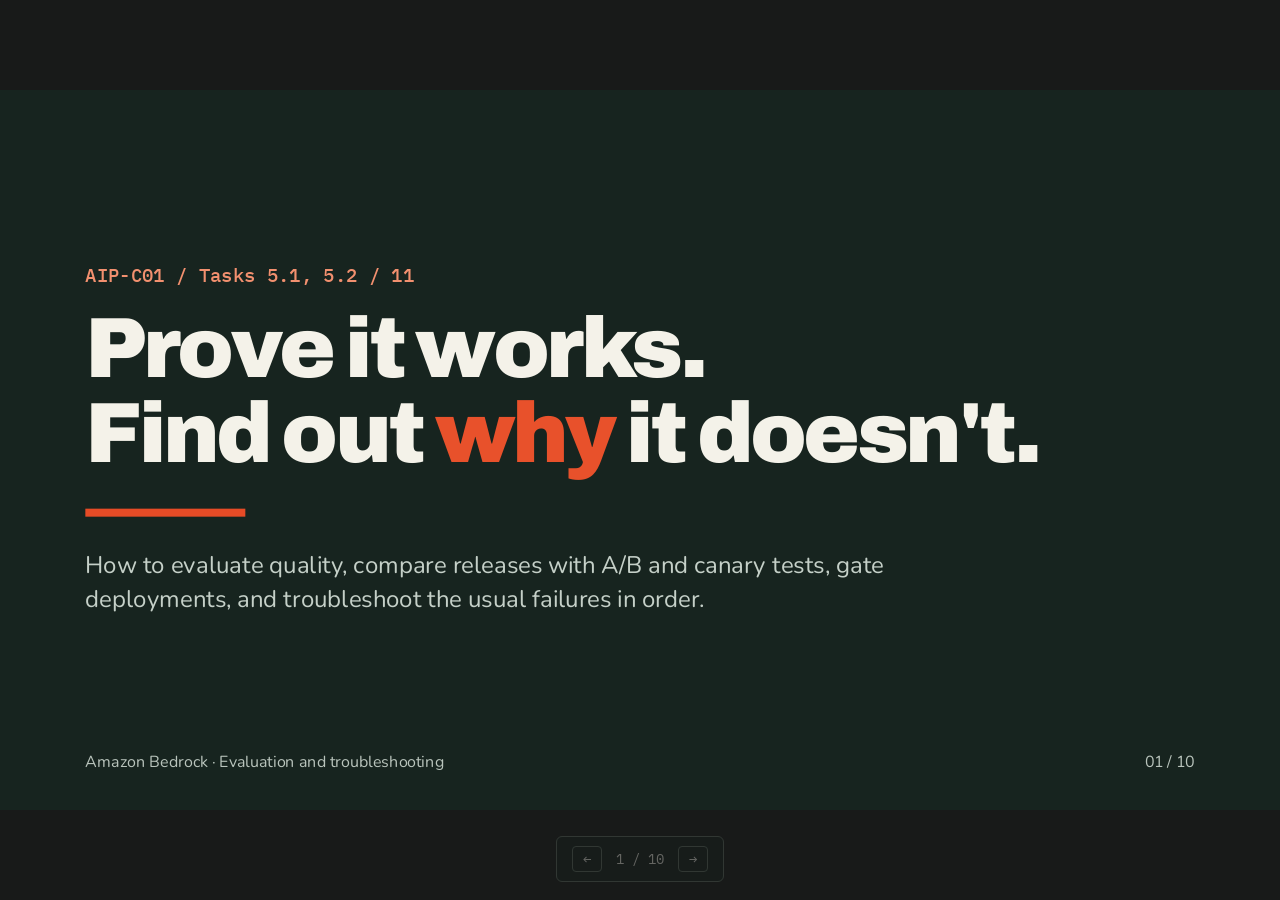
<file: slides/11-evaluate-and-troubleshoot/index.html>
<!doctype html>
<html lang="en">
<head>
<meta charset="utf-8"><meta name="viewport" content="width=device-width,initial-scale=1">
<title>Evaluate and troubleshoot — Prove it works, find out why it doesn't</title>
<link href="https://fonts.googleapis.com/css2?family=Archivo:wght@400;600;800;900&family=IBM+Plex+Mono:wght@400;500&family=Nunito:wght@400;600;700&display=swap" rel="stylesheet">
<style>
/* === FIXED 16:9 STAGE ===
   Slides are authored at 1920x1080 and scaled as a whole, like slides/01-bedrock-inference.
   Generated from the deck's shared stylesheet plus one <section> per slide. */
html,body{width:100%;height:100%;margin:0;overflow:hidden;background:#181a19}
.deck-viewport{position:fixed;inset:0;overflow:hidden;background:#181a19}
.deck-stage{position:absolute;left:0;top:0;width:1920px;height:1080px;overflow:hidden;transform-origin:0 0;background:#f4f2e9}
.slide{position:absolute;left:0;top:0;width:1920px;height:1080px;box-sizing:border-box;overflow:hidden;visibility:hidden;opacity:0;pointer-events:none}
.slide.active{visibility:visible;opacity:1;pointer-events:auto}
aside{display:none}
ul,ol{margin:0;padding-left:44px}

/* === SLIDE LOOK (shared deck.css) === */
/* How AWS SAM works: shared look. Palette matches slides/01-bedrock-inference.
   Light slide #f4f2e9, dark slide #17241f, accent #e64b26 (fills, large type),
   #b8330f for small accent text so it holds 4.5:1 on the light tone. */

body { font-family: 'Nunito', Arial, sans-serif; color: #17241f; }
h1, h2, h3, p { margin: 0; }

section { display: flex; flex-direction: column; padding: 128px 128px 160px; background: #f4f2e9; color: #17241f; }
section.dark { background: #17241f; color: #f4f2e9; }

/* Type scale: 128 / 72 / 40 / 30 / 26 / 24 */
h1 { font-family: 'Archivo', Arial, sans-serif; font-size: 128px; font-weight: 900; line-height: 1; letter-spacing: -5px; }
h2 { font-family: 'Archivo', Arial, sans-serif; font-size: 72px; font-weight: 800; line-height: 1.05; letter-spacing: -2px; }
h3 { font-family: 'Archivo', Arial, sans-serif; font-size: 40px; font-weight: 800; line-height: 1.1; letter-spacing: -1px; }

.eyebrow { font-family: 'IBM Plex Mono', 'Courier New', monospace; font-size: 28px; font-weight: 500; color: #b8330f; margin-bottom: 28px; }
section.dark .eyebrow { color: #f2906f; }
.accent { color: #e8512b; }
.hl { color: #f2906f; }
.lede { font-size: 36px; line-height: 1.4; color: #526057; }
section.dark .lede { color: #c5d0c8; }
.body { font-size: 30px; line-height: 1.4; color: #17241f; }
section.dark .body { color: #e6eae4; }
.stripe { width: 240px; height: 12px; background: #e64b26; margin: 48px 0; }

/* Footer: one pinned row */
.footer { position: absolute; left: 128px; bottom: 56px; width: 1664px; height: 32px; display: flex; justify-content: space-between; }
.footer p { font-size: 24px; color: #526057; }
section.dark .footer p { color: #b9c4bc; }

/* Card rows */
.cards { display: flex; gap: 32px; margin-top: 56px; }
.card { flex: 1; display: flex; flex-direction: column; gap: 18px; padding: 36px; background: #f9f8f1; border: 2px solid #c8cec3; }
.card .tag { font-family: 'IBM Plex Mono', 'Courier New', monospace; font-size: 24px; font-weight: 500; color: #b8330f; }
.cmd { font-family: 'IBM Plex Mono', 'Courier New', monospace; font-size: 24px; font-weight: 500; color: #17241f; background: #dce9d4; padding: 12px 16px; }
section.dark .card { background: #22332b; border-color: #3b4b43; }
section.dark .card .tag { color: #f2906f; }
section.dark .card .cmd { background: #2f433a; color: #f4f2e9; }

/* Statement band */
.band { margin-top: 48px; padding: 28px 36px; background: #17241f; color: #f4f2e9; font-size: 30px; line-height: 1.4; }
section.dark .band { background: #f4f2e9; color: #17241f; }

/* Pipeline of steps */
.flow { display: flex; margin-top: 56px; }
.step { flex: 1; display: flex; flex-direction: column; gap: 14px; padding: 32px 28px; background: #f9f8f1; border: 2px solid #c8cec3; }
.step .body { font-size: 28px; }
.step .num { font-family: 'IBM Plex Mono', 'Courier New', monospace; font-size: 28px; font-weight: 500; color: #b8330f; }
.step.final { background: #17241f; border-color: #17241f; color: #f4f2e9; }
.step.final .num { color: #f2906f; }
.step.final .cmd { background: #2f433a; color: #f4f2e9; }
.step.final .body { color: #e6eae4; }
.arrow { width: 64px; align-self: center; text-align: center; font-family: 'IBM Plex Mono', 'Courier New', monospace; font-size: 44px; font-weight: 500; color: #e64b26; }

/* Two columns */
.cols { display: flex; gap: 64px; margin-top: 56px; }
.col { flex: 1; display: flex; flex-direction: column; gap: 24px; }
.list { font-size: 32px; line-height: 1.4; color: #17241f; }
.list li { margin-top: 14px; margin-bottom: 14px; }

/* Terminal block */
.term { padding: 36px 40px; background: #17241f; }
.ln { font-family: 'IBM Plex Mono', 'Courier New', monospace; font-size: 26px; line-height: 1.55; color: #f4f2e9; }
.ln.dim { color: #a9b9ad; }
.ln.hot { color: #f2906f; }
.ln.i1 { padding-left: 36px; }
.ln.i2 { padding-left: 72px; }

/* Tables */
table { margin-top: 48px; width: 1664px; font-family: 'Nunito', Arial, sans-serif; font-size: 30px; color: #17241f; border-collapse: collapse; }
th, td { padding: 22px 24px; text-align: left; border-bottom: 1px solid #c8cec3; vertical-align: top; }
th { color: #526057; font-weight: 700; }

/* Architecture row */
.arch { display: flex; align-items: center; margin-top: 56px; }
.node { display: flex; flex-direction: column; gap: 10px; padding: 28px; background: #f9f8f1; border: 2px solid #c8cec3; }
.node.wide { flex: 1; }
.node.core { background: #dce9d4; border-color: #9fbf93; }
.node .tag { font-family: 'IBM Plex Mono', 'Courier New', monospace; font-size: 24px; font-weight: 500; color: #b8330f; }
.node h3 { font-size: 34px; }
.node .small { font-size: 26px; line-height: 1.35; color: #3b4a42; }
.arch .col { flex: 1.25; gap: 24px; }

/* === NAVIGATION === */
.deck-controls{position:fixed;left:50%;bottom:18px;transform:translateX(-50%);display:flex;align-items:center;gap:14px;padding:9px 15px;background:#17241f;color:#f4f2e9;border:1px solid #617165;border-radius:6px;font:14px 'IBM Plex Mono',monospace;white-space:nowrap;opacity:.35;transition:opacity .2s}
.deck-controls:hover,.deck-controls:focus-within{opacity:1}
.deck-controls button{font:inherit;color:inherit;background:none;border:1px solid #617165;border-radius:4px;padding:3px 10px;cursor:pointer}
.deck-controls button:hover{background:#2f433a}

/* === PRINT: one slide per page === */
@media print{
  @page{size:1920px 1080px;margin:0}
  html,body{width:1920px;height:auto;overflow:visible;background:#fff}
  .deck-viewport{position:static;overflow:visible}
  .deck-stage{position:static;width:auto;height:auto;transform:none!important;overflow:visible}
  .slide{position:relative;visibility:visible;opacity:1;pointer-events:auto;break-after:page;page-break-after:always}
  .slide:last-child{break-after:auto;page-break-after:auto}
  .deck-controls{display:none!important}
}

/* === Additions for the Agentic AI Lens cost decks === */
.stat { display: flex; flex-direction: column; gap: 8px; padding: 26px 34px; background: #f9f8f1; border: 2px solid #c8cec3; }
.stat .big { font-family: 'Archivo', Arial, sans-serif; font-size: 84px; font-weight: 900; line-height: 1; letter-spacing: -3px; color: #e64b26; }
.stat .body { font-size: 26px; line-height: 1.35; }
section.dark .stat { background: #22332b; border-color: #3b4b43; }
section.dark table, section.dark th, section.dark td { color: #e6eae4; border-color: #3b4b43; }
section.dark th { color: #c5d0c8; }
.rk { font-family: 'IBM Plex Mono', 'Courier New', monospace; font-size: 24px; font-weight: 500; color: #3b4a42; }
.rk.hi { color: #b8330f; font-weight: 700; }
section.dark .rk.hi { color: #f2906f; }
td .mono { font-family: 'IBM Plex Mono', 'Courier New', monospace; font-size: 0.86em; color: #b8330f; }
.col.narrow { flex: .7; }
.cards.tight { gap: 24px; }
.cards.tight .card { padding: 30px; }
.cards.tight .body { font-size: 26px; }

/* === Additions for the exam-prep decks === */
.step.tight{padding:26px 22px}.step.tight .body{font-size:25px}.step.tight h3{font-size:32px}
.cards.five .card{padding:26px}.cards.five .body{font-size:24px}.cards.five h3{font-size:34px}
table.dense{font-size:24px}table.dense th,table.dense td{padding:16px 20px}
.codeblock{margin-top:40px}
</style>
</head>
<body>
<div class="deck-viewport"><main class="deck-stage" id="deckStage">
<section id="cover" class="slide dark" style="justify-content: center;">
<p class="eyebrow">AIP-C01 / Tasks 5.1, 5.2 / 11</p>
<h1>Prove it works.<br>Find out <span class="accent">why</span> it doesn't.</h1>
<div class="stripe"></div>
<p class="lede" style="width: 1400px;">How to evaluate quality, compare releases with A/B and canary tests, gate deployments, and troubleshoot the usual failures in order.</p>
<div class="footer"><p>Amazon Bedrock · Evaluation and troubleshooting</p><p>01 / 10</p></div>
<aside>Slide 05 listed the built-in judge metrics. This deck is about the process around them: what to evaluate, how to compare, how to gate a release, and how to debug. Demos: Eval Harness, Chunking Playground (overflow and truncation) in exam_app.py.</aside>
</section>
<section id="s2" class="slide">
<p class="eyebrow">01 / What to evaluate</p>
<h2>Four questions about an answer.</h2>
<div class="cards tight five"><div class="card"><p class="tag">RELEVANT</p><h3>On topic?</h3><p class="body">Does it address the question that was asked?</p></div><div class="card"><p class="tag">ACCURATE</p><h3>True?</h3><p class="body">Is it correct and grounded in the source?</p></div><div class="card"><p class="tag">CONSISTENT</p><h3>Repeatable?</h3><p class="body">Same input, similar output, same format.</p></div><div class="card"><p class="tag">FLUENT</p><h3>Readable?</h3><p class="body">Clear, in the right tone and language.</p></div></div>
<div class="band">Add <span class="hl">safety</span> as a fifth: harmful, biased or leaking output is a failure whatever the score.</div>
<div class="footer"><p>Amazon Bedrock · Evaluation and troubleshooting</p><p>02 / 10</p></div>
<aside>These map to the built-in metrics on slide 05: Relevance, Correctness and Faithfulness, Following instructions and Coherence, Professional style and tone. Consistency is measured by repeating cases and checking format, not by a single metric.</aside>
</section>
<section id="s3" class="slide">
<p class="eyebrow">02 / Three scorers</p>
<h2>Use the cheapest scorer that can decide.</h2>
<table class="dense" style="font-size: 26px;"><tr><th style="width: 22%;">Scorer</th><th style="width: 40%;">Good at</th><th style="width: 38%;">Weak at</th></tr><tr><td>Deterministic checks</td><td>Format, required text, length, forbidden strings, schema</td><td>Meaning and quality</td></tr><tr><td>LLM as judge</td><td>Relevance, coherence, faithfulness, a custom rubric</td><td>Costs tokens; has its own bias</td></tr><tr><td>Human review</td><td>Nuance, edge cases, calibrating the judge</td><td>Slow and expensive</td></tr></table>
<div class="band">Start with code. Add a judge for what code cannot see. Sample humans to <span class="hl">check the judge</span>.</div>
<div class="footer"><p>Amazon Bedrock · Evaluation and troubleshooting</p><p>03 / 10</p></div>
<aside>A custom judge metric needs a prompt, a rating scale and an output schema. For fairness comparisons use a fixed rubric and dataset so two releases are comparable. Bedrock Evaluations offers model evaluation and RAG evaluation jobs, including LLM-as-judge.</aside>
</section>
<section id="s4" class="slide">
<p class="eyebrow">03 / Evaluate RAG</p>
<h2>Score retrieval and generation separately.</h2>
<div class="flow"><div class="step"><p class="num">1 / RETRIEVAL</p><h3>Did it find the evidence?</h3><p class="body">Recall at k, exact-ID recall, relevance and coverage of the chunks.</p></div><div class="arrow">&rarr;</div><div class="step"><p class="num">2 / GENERATION</p><h3>Did it use it well?</h3><p class="body">Faithfulness, correctness, completeness of the answer.</p></div><div class="arrow">&rarr;</div><div class="step final"><p class="num">3 / CITATIONS</p><h3>Can I verify it?</h3><p class="body">Do the cited passages support the claims they are attached to?</p></div></div>
<div class="band">If retrieval fails, <span class="hl">fix retrieval first</span>. A better prompt cannot invent missing evidence.</div>
<div class="footer"><p>Amazon Bedrock · Evaluation and troubleshooting</p><p>04 / 10</p></div>
<aside>Bedrock RAG evaluation can assess retrieval only, or retrieval plus generation. Separate scores tell you which half to fix. Use the Retrieve API to inspect chunks directly.</aside>
</section>
<section id="s5" class="slide">
<p class="eyebrow">04 / Compare releases</p>
<h2>Shadow, canary, ramp.</h2>
<div class="flow"><div class="step"><p class="num">1 / SHADOW</p><h3>Run in parallel</h3><p class="body">Send real traffic to the new version; users see only the old answer.</p></div><div class="arrow">&rarr;</div><div class="step"><p class="num">2 / CANARY</p><h3>A small share</h3><p class="body">Route a few percent to the new version and watch guardrails, errors, feedback.</p></div><div class="arrow">&rarr;</div><div class="step final"><p class="num">3 / RAMP</p><h3>Promote or roll back</h3><p class="body">Increase in steps; roll back automatically on a breach.</p></div></div>
<div class="band">Tag every answer with its <span class="hl">prompt and model version</span> so feedback can be split by release.</div>
<div class="footer"><p>Amazon Bedrock · Evaluation and troubleshooting</p><p>05 / 10</p></div>
<aside>Traffic weighting can come from API Gateway canary settings, Lambda alias weights or a feature-flag service such as AppConfig. A/B tests compare configurations on live traffic. Collect thumbs and comments, stored with the version, for analysis.</aside>
</section>
<section id="s6" class="slide">
<p class="eyebrow">05 / Release gate</p>
<h2>Block the release when a gate fails.</h2>
<table class="dense" style="font-size: 26px;"><tr><th style="width: 30%;">Gate</th><th style="width: 36%;">Example threshold</th><th style="width: 34%;">Action on breach</th></tr><tr><td>Pass rate on the golden set</td><td>At least 90 percent, no drop vs baseline</td><td>Fail the pipeline</td></tr><tr><td>Safety cases</td><td>Zero failures</td><td>Fail the pipeline</td></tr><tr><td>p95 latency</td><td>Under your SLA</td><td>Fail or warn</td></tr><tr><td>Cost per request</td><td>At most 50 percent increase</td><td>Warn and review</td></tr><tr><td>Synthetic journeys</td><td>All pass in staging</td><td>Fail the pipeline</td></tr></table>
<div class="band">The gate runs in <span class="hl">CI/CD</span>. A human override is logged, not silent.</div>
<div class="footer"><p>Amazon Bedrock · Evaluation and troubleshooting</p><p>06 / 10</p></div>
<aside>Synthetic workflows can be run with CloudWatch Synthetics canaries or Step Functions. A deliberately bad prompt release should fail the gate; that is how you know the gate works. The Eval Harness release gate is a small version.</aside>
</section>
<section id="s7" class="slide">
<p class="eyebrow">06 / Troubleshooting map</p>
<h2>Symptom, likely cause, first check.</h2>
<table class="dense" style="font-size: 26px;"><tr><th style="width: 30%;">Symptom</th><th style="width: 34%;">Likely cause</th><th style="width: 36%;">First check</th></tr><tr><td>Answer stops mid-sentence</td><td>Output limit reached</td><td><span class="mono">stopReason = max_tokens</span></td></tr><tr><td>Error: input too long</td><td>Context overflow</td><td>Count tokens; reduce k or chunk size</td></tr><tr><td>Right passage not used</td><td>Chunking, filter, or not synced</td><td>Call Retrieve; read scores and chunks</td></tr><tr><td>No results at all</td><td>Filter excludes all, or no ingestion</td><td>Remove the filter; check the sync job</td></tr><tr><td>Malformed output</td><td>Prompt or template drift</td><td>Schema validation; prompt version</td></tr><tr><td>Intermittent 429</td><td>Quota or burst</td><td>Metrics; backoff; Region spread</td></tr></table>
<div class="footer"><p>Amazon Bedrock · Evaluation and troubleshooting</p><p>07 / 10</p></div>
<aside>Work from symptom to cause with logs and traces, not by editing prompts at random. ValidationException on a request body usually means a malformed provider-specific body. Check the current error messages for context-length limits of your model.</aside>
</section>
<section id="s8" class="slide">
<p class="eyebrow">07 / Retrieval first</p>
<h2>Debug retrieval before the prompt.</h2>
<div class="flow"><div class="step tight"><p class="num">1</p><h3>Call Retrieve</h3><p class="body">Skip generation. Read the chunks and scores for a failing question.</p></div><div class="arrow">&rarr;</div><div class="step tight"><p class="num">2</p><h3>Check the filter</h3><p class="body">Is the wanted document eligible? Were metadata files ingested?</p></div><div class="arrow">&rarr;</div><div class="step tight"><p class="num">3</p><h3>Check chunking</h3><p class="body">Is the answer split across chunks? Is the exception missing?</p></div><div class="arrow">&rarr;</div><div class="step final tight"><p class="num">4</p><h3>Check the index</h3><p class="body">Same embedding model for query and index? Source synced?</p></div></div>
<div class="band">Only when the right chunk is <span class="hl">in the top results</span> is it a prompt problem.</div>
<div class="footer"><p>Amazon Bedrock · Evaluation and troubleshooting</p><p>08 / 10</p></div>
<aside>The Knowledge Base Lab's Retrieve mode is the right first tool. The Chunking Playground reproduces the missing-exception failure.</aside>
</section>
<section id="s9" class="slide">
<p class="eyebrow">08 / Prompts</p>
<h2>Change one thing at a time.</h2>
<div class="cols"><div class="col"><h3>Method</h3><ul class="list" style="font-size: 30px;"><li>Fix a dataset of cases</li><li>Change one variable: wording, example, model, temperature</li><li>Compare against the baseline</li><li>Keep the version that wins; log why</li></ul></div><div class="col"><h3>Keep it stable</h3><ul class="list" style="font-size: 30px;"><li>Version templates; link answers to the version</li><li>Validate output against a schema</li><li>Log prompt version and trace ID</li><li>Re-run the golden set after every change</li></ul></div></div>
<div class="footer"><p>Amazon Bedrock · Evaluation and troubleshooting</p><p>09 / 10</p></div>
<aside>Prompt templates and output consistency are maintained by logs, tracing and schema validation. Never edit a production prompt in place; create a version, test, approve, promote (slide 12).</aside>
</section>
<section id="wrap" class="slide dark">
<p class="eyebrow">Recap</p>
<h2>Evidence over opinion.</h2>
<div class="cards"><div class="card"><p class="tag">SCORE</p><h3>Cheap first</h3><p class="body">Checks, then a judge, then people.</p></div><div class="card"><p class="tag">GATE</p><h3>Stop bad releases</h3><p class="body">Golden set in CI/CD, canary in production.</p></div><div class="card"><p class="tag">DEBUG</p><h3>In order</h3><p class="body">Symptom, retrieval, chunking, index, then prompt.</p></div></div>
<div class="band">Try it: <span class="hl">Eval Harness</span> and the <span class="hl">Chunking Playground</span>.</div>
<div class="footer"><p>Amazon Bedrock · Evaluation and troubleshooting</p><p>10 / 10</p></div>
<aside>Close with the idea that every change to a prompt, model or index is a release and deserves a gate.</aside>
</section>
</main></div>
<nav class="deck-controls" aria-label="Slide navigation"><button id="prev" aria-label="Previous slide">←</button><span id="counter" aria-live="polite"></span><button id="next" aria-label="Next slide">→</button></nav>
<script>
/* Arrow keys, PageUp/PageDown, Space, Home and End move between slides; the slide number is kept in the URL hash. */
(function () {
  var slides = Array.prototype.slice.call(document.querySelectorAll('.slide'));
  var stage = document.getElementById('deckStage');
  var counter = document.getElementById('counter');
  var current = 0;
  function fit() {
    var f = Math.min(innerWidth / 1920, innerHeight / 1080);
    stage.style.transform = 'translate(' + (innerWidth - 1920 * f) / 2 + 'px,' + (innerHeight - 1080 * f) / 2 + 'px) scale(' + f + ')';
  }
  function show(n) {
    current = Math.max(0, Math.min(n, slides.length - 1));
    slides.forEach(function (s, k) {
      s.classList.toggle('active', k === current);
      s.setAttribute('aria-hidden', String(k !== current));
    });
    counter.textContent = (current + 1) + ' / ' + slides.length;
    try { history.replaceState(null, '', '#' + (current + 1)); } catch (e) {}
  }
  document.getElementById('prev').onclick = function () { show(current - 1); };
  document.getElementById('next').onclick = function () { show(current + 1); };
  addEventListener('keydown', function (e) {
    if (e.metaKey || e.ctrlKey || e.altKey) return;
    var k = e.key;
    if (k === 'ArrowRight' || k === 'PageDown' || k === ' ') { e.preventDefault(); show(current + 1); }
    else if (k === 'ArrowLeft' || k === 'PageUp') { e.preventDefault(); show(current - 1); }
    else if (k === 'Home') show(0);
    else if (k === 'End') show(slides.length - 1);
  });
  addEventListener('resize', fit);
  fit();
  show((parseInt(location.hash.slice(1), 10) || 1) - 1);
})();
</script>
</body>
</html>
</file>
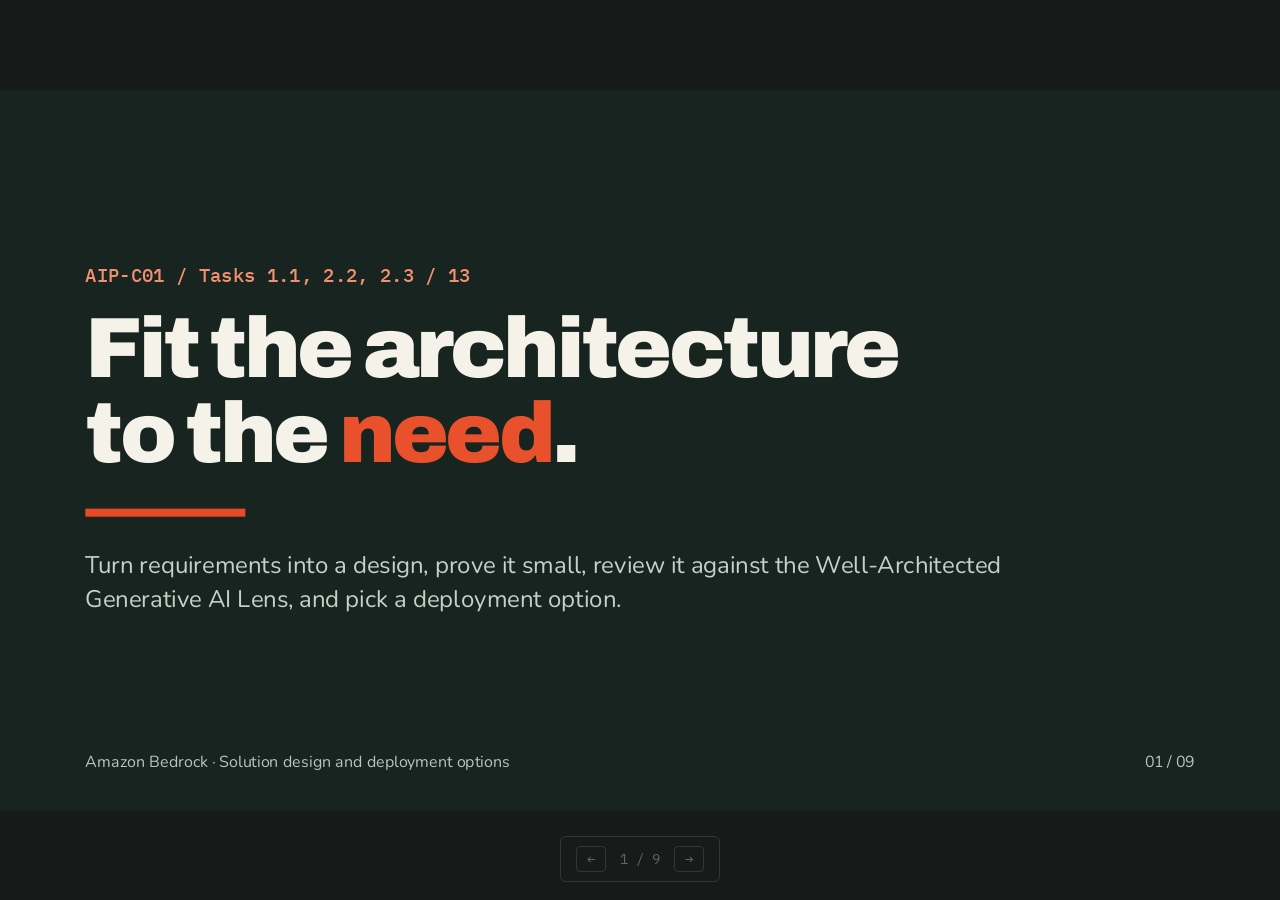
<file: slides/13-design-and-deploy/index.html>
<!doctype html>
<html lang="en">
<head>
<meta charset="utf-8"><meta name="viewport" content="width=device-width,initial-scale=1">
<title>Design and deploy — Fit the architecture to the need</title>
<link href="https://fonts.googleapis.com/css2?family=Archivo:wght@400;600;800;900&family=IBM+Plex+Mono:wght@400;500&family=Nunito:wght@400;600;700&display=swap" rel="stylesheet">
<style>
/* === FIXED 16:9 STAGE ===
   Slides are authored at 1920x1080 and scaled as a whole, like slides/01-bedrock-inference.
   Generated from the deck's shared stylesheet plus one <section> per slide. */
html,body{width:100%;height:100%;margin:0;overflow:hidden;background:#181a19}
.deck-viewport{position:fixed;inset:0;overflow:hidden;background:#181a19}
.deck-stage{position:absolute;left:0;top:0;width:1920px;height:1080px;overflow:hidden;transform-origin:0 0;background:#f4f2e9}
.slide{position:absolute;left:0;top:0;width:1920px;height:1080px;box-sizing:border-box;overflow:hidden;visibility:hidden;opacity:0;pointer-events:none}
.slide.active{visibility:visible;opacity:1;pointer-events:auto}
aside{display:none}
ul,ol{margin:0;padding-left:44px}

/* === SLIDE LOOK (shared deck.css) === */
/* How AWS SAM works: shared look. Palette matches slides/01-bedrock-inference.
   Light slide #f4f2e9, dark slide #17241f, accent #e64b26 (fills, large type),
   #b8330f for small accent text so it holds 4.5:1 on the light tone. */

body { font-family: 'Nunito', Arial, sans-serif; color: #17241f; }
h1, h2, h3, p { margin: 0; }

section { display: flex; flex-direction: column; padding: 128px 128px 160px; background: #f4f2e9; color: #17241f; }
section.dark { background: #17241f; color: #f4f2e9; }

/* Type scale: 128 / 72 / 40 / 30 / 26 / 24 */
h1 { font-family: 'Archivo', Arial, sans-serif; font-size: 128px; font-weight: 900; line-height: 1; letter-spacing: -5px; }
h2 { font-family: 'Archivo', Arial, sans-serif; font-size: 72px; font-weight: 800; line-height: 1.05; letter-spacing: -2px; }
h3 { font-family: 'Archivo', Arial, sans-serif; font-size: 40px; font-weight: 800; line-height: 1.1; letter-spacing: -1px; }

.eyebrow { font-family: 'IBM Plex Mono', 'Courier New', monospace; font-size: 28px; font-weight: 500; color: #b8330f; margin-bottom: 28px; }
section.dark .eyebrow { color: #f2906f; }
.accent { color: #e8512b; }
.hl { color: #f2906f; }
.lede { font-size: 36px; line-height: 1.4; color: #526057; }
section.dark .lede { color: #c5d0c8; }
.body { font-size: 30px; line-height: 1.4; color: #17241f; }
section.dark .body { color: #e6eae4; }
.stripe { width: 240px; height: 12px; background: #e64b26; margin: 48px 0; }

/* Footer: one pinned row */
.footer { position: absolute; left: 128px; bottom: 56px; width: 1664px; height: 32px; display: flex; justify-content: space-between; }
.footer p { font-size: 24px; color: #526057; }
section.dark .footer p { color: #b9c4bc; }

/* Card rows */
.cards { display: flex; gap: 32px; margin-top: 56px; }
.card { flex: 1; display: flex; flex-direction: column; gap: 18px; padding: 36px; background: #f9f8f1; border: 2px solid #c8cec3; }
.card .tag { font-family: 'IBM Plex Mono', 'Courier New', monospace; font-size: 24px; font-weight: 500; color: #b8330f; }
.cmd { font-family: 'IBM Plex Mono', 'Courier New', monospace; font-size: 24px; font-weight: 500; color: #17241f; background: #dce9d4; padding: 12px 16px; }
section.dark .card { background: #22332b; border-color: #3b4b43; }
section.dark .card .tag { color: #f2906f; }
section.dark .card .cmd { background: #2f433a; color: #f4f2e9; }

/* Statement band */
.band { margin-top: 48px; padding: 28px 36px; background: #17241f; color: #f4f2e9; font-size: 30px; line-height: 1.4; }
section.dark .band { background: #f4f2e9; color: #17241f; }

/* Pipeline of steps */
.flow { display: flex; margin-top: 56px; }
.step { flex: 1; display: flex; flex-direction: column; gap: 14px; padding: 32px 28px; background: #f9f8f1; border: 2px solid #c8cec3; }
.step .body { font-size: 28px; }
.step .num { font-family: 'IBM Plex Mono', 'Courier New', monospace; font-size: 28px; font-weight: 500; color: #b8330f; }
.step.final { background: #17241f; border-color: #17241f; color: #f4f2e9; }
.step.final .num { color: #f2906f; }
.step.final .cmd { background: #2f433a; color: #f4f2e9; }
.step.final .body { color: #e6eae4; }
.arrow { width: 64px; align-self: center; text-align: center; font-family: 'IBM Plex Mono', 'Courier New', monospace; font-size: 44px; font-weight: 500; color: #e64b26; }

/* Two columns */
.cols { display: flex; gap: 64px; margin-top: 56px; }
.col { flex: 1; display: flex; flex-direction: column; gap: 24px; }
.list { font-size: 32px; line-height: 1.4; color: #17241f; }
.list li { margin-top: 14px; margin-bottom: 14px; }

/* Terminal block */
.term { padding: 36px 40px; background: #17241f; }
.ln { font-family: 'IBM Plex Mono', 'Courier New', monospace; font-size: 26px; line-height: 1.55; color: #f4f2e9; }
.ln.dim { color: #a9b9ad; }
.ln.hot { color: #f2906f; }
.ln.i1 { padding-left: 36px; }
.ln.i2 { padding-left: 72px; }

/* Tables */
table { margin-top: 48px; width: 1664px; font-family: 'Nunito', Arial, sans-serif; font-size: 30px; color: #17241f; border-collapse: collapse; }
th, td { padding: 22px 24px; text-align: left; border-bottom: 1px solid #c8cec3; vertical-align: top; }
th { color: #526057; font-weight: 700; }

/* Architecture row */
.arch { display: flex; align-items: center; margin-top: 56px; }
.node { display: flex; flex-direction: column; gap: 10px; padding: 28px; background: #f9f8f1; border: 2px solid #c8cec3; }
.node.wide { flex: 1; }
.node.core { background: #dce9d4; border-color: #9fbf93; }
.node .tag { font-family: 'IBM Plex Mono', 'Courier New', monospace; font-size: 24px; font-weight: 500; color: #b8330f; }
.node h3 { font-size: 34px; }
.node .small { font-size: 26px; line-height: 1.35; color: #3b4a42; }
.arch .col { flex: 1.25; gap: 24px; }

/* === NAVIGATION === */
.deck-controls{position:fixed;left:50%;bottom:18px;transform:translateX(-50%);display:flex;align-items:center;gap:14px;padding:9px 15px;background:#17241f;color:#f4f2e9;border:1px solid #617165;border-radius:6px;font:14px 'IBM Plex Mono',monospace;white-space:nowrap;opacity:.35;transition:opacity .2s}
.deck-controls:hover,.deck-controls:focus-within{opacity:1}
.deck-controls button{font:inherit;color:inherit;background:none;border:1px solid #617165;border-radius:4px;padding:3px 10px;cursor:pointer}
.deck-controls button:hover{background:#2f433a}

/* === PRINT: one slide per page === */
@media print{
  @page{size:1920px 1080px;margin:0}
  html,body{width:1920px;height:auto;overflow:visible;background:#fff}
  .deck-viewport{position:static;overflow:visible}
  .deck-stage{position:static;width:auto;height:auto;transform:none!important;overflow:visible}
  .slide{position:relative;visibility:visible;opacity:1;pointer-events:auto;break-after:page;page-break-after:always}
  .slide:last-child{break-after:auto;page-break-after:auto}
  .deck-controls{display:none!important}
}

/* === Additions for the Agentic AI Lens cost decks === */
.stat { display: flex; flex-direction: column; gap: 8px; padding: 26px 34px; background: #f9f8f1; border: 2px solid #c8cec3; }
.stat .big { font-family: 'Archivo', Arial, sans-serif; font-size: 84px; font-weight: 900; line-height: 1; letter-spacing: -3px; color: #e64b26; }
.stat .body { font-size: 26px; line-height: 1.35; }
section.dark .stat { background: #22332b; border-color: #3b4b43; }
section.dark table, section.dark th, section.dark td { color: #e6eae4; border-color: #3b4b43; }
section.dark th { color: #c5d0c8; }
.rk { font-family: 'IBM Plex Mono', 'Courier New', monospace; font-size: 24px; font-weight: 500; color: #3b4a42; }
.rk.hi { color: #b8330f; font-weight: 700; }
section.dark .rk.hi { color: #f2906f; }
td .mono { font-family: 'IBM Plex Mono', 'Courier New', monospace; font-size: 0.86em; color: #b8330f; }
.col.narrow { flex: .7; }
.cards.tight { gap: 24px; }
.cards.tight .card { padding: 30px; }
.cards.tight .body { font-size: 26px; }

/* === Additions for the exam-prep decks === */
.step.tight{padding:26px 22px}.step.tight .body{font-size:25px}.step.tight h3{font-size:32px}
.cards.five .card{padding:26px}.cards.five .body{font-size:24px}.cards.five h3{font-size:34px}
table.dense{font-size:24px}table.dense th,table.dense td{padding:16px 20px}
.codeblock{margin-top:40px}
</style>
</head>
<body>
<div class="deck-viewport"><main class="deck-stage" id="deckStage">
<section id="cover" class="slide dark" style="justify-content: center;">
<p class="eyebrow">AIP-C01 / Tasks 1.1, 2.2, 2.3 / 13</p>
<h1>Fit the architecture<br>to the <span class="accent">need</span>.</h1>
<div class="stripe"></div>
<p class="lede" style="width: 1400px;">Turn requirements into a design, prove it small, review it against the Well-Architected Generative AI Lens, and pick a deployment option.</p>
<div class="footer"><p>Amazon Bedrock · Solution design and deployment options</p><p>01 / 09</p></div>
<aside>This deck covers design and deployment choices that the other decks assume. The recurring exam skill is matching a stated requirement to the option that satisfies it with the least extra effort.</aside>
</section>
<section id="s2" class="slide">
<p class="eyebrow">01 / Requirements</p>
<h2>Start from the need, not the model.</h2>
<div class="cards tight five"><div class="card"><p class="tag">VALUE</p><h3>The outcome</h3><p class="body">What decision or task improves, and how will you measure it?</p></div><div class="card"><p class="tag">CONSTRAINTS</p><h3>The limits</h3><p class="body">Latency, budget, data residency, accuracy, who may see what.</p></div><div class="card"><p class="tag">RISK</p><h3>The downside</h3><p class="body">Harm, compliance, and what a wrong answer costs.</p></div><div class="card"><p class="tag">SHAPE</p><h3>The traffic</h3><p class="body">Steady, spiky, batch; users or systems; peak and idle.</p></div></div>
<div class="band">Write these down first. They decide <span class="hl">every later choice</span>.</div>
<div class="footer"><p>Amazon Bedrock · Solution design and deployment options</p><p>02 / 09</p></div>
<aside>Feasibility is a question of data, accuracy needed and risk. A requirement such as exact alarm IDs pushes you toward hybrid search; strict latency pushes toward streaming and smaller models.</aside>
</section>
<section id="s3" class="slide">
<p class="eyebrow">02 / Prove it small</p>
<h2>A proof of concept answers three questions.</h2>
<div class="flow"><div class="step tight"><p class="num">1 / BASELINE</p><h3>Without GenAI</h3><p class="body">What does the current process achieve? Set the bar.</p></div><div class="arrow">&rarr;</div><div class="step tight"><p class="num">2 / PROTOTYPE</p><h3>On demand</h3><p class="body">Build the thinnest slice with pay-per-token inference.</p></div><div class="arrow">&rarr;</div><div class="step tight"><p class="num">3 / MEASURE</p><h3>Golden set</h3><p class="body">Quality, latency and cost per request on real cases.</p></div><div class="arrow">&rarr;</div><div class="step final tight"><p class="num">4 / DECIDE</p><h3>Go or no-go</h3><p class="body">Does the value justify the cost and risk?</p></div></div>
<div class="band">A POC that cannot be <span class="hl">measured</span> cannot justify a decision.</div>
<div class="footer"><p>Amazon Bedrock · Solution design and deployment options</p><p>03 / 09</p></div>
<aside>Keep the dataset and the metrics from the POC: they become the golden set and release gate for production (slide 11).</aside>
</section>
<section id="s4" class="slide">
<p class="eyebrow">03 / Well-Architected</p>
<h2>Six pillars, six GenAI questions.</h2>
<table class="dense" style="font-size: 26px;"><tr><th style="width: 30%;">Pillar</th><th style="width: 70%;">Ask</th></tr><tr><td>Operational excellence</td><td>Are prompts versioned and answers traceable?</td></tr><tr><td>Security</td><td>Are inputs and outputs guarded, and access least-privilege?</td></tr><tr><td>Reliability</td><td>What happens on throttling, an outage, a bad answer?</td></tr><tr><td>Performance efficiency</td><td>Is the model the smallest that meets quality and latency?</td></tr><tr><td>Cost optimization</td><td>Are tokens, caching and model tiers managed?</td></tr><tr><td>Sustainability</td><td>Is capacity right-sized, with idle compute minimized?</td></tr></table>
<div class="footer"><p>Amazon Bedrock · Solution design and deployment options</p><p>04 / 09</p></div>
<aside>AWS publishes a Generative AI Lens for the Well-Architected Framework. A workload is defined by the business capability it delivers, not by account boundaries, so one tutoring capability across three accounts is one workload for review.</aside>
</section>
<section id="s5" class="slide">
<p class="eyebrow">04 / Deployment options</p>
<h2>Match the option to the workload.</h2>
<table class="dense" style="font-size: 26px;"><tr><th style="width: 34%;">Option</th><th style="width: 66%;">Choose it when</th></tr><tr><td>Bedrock on demand</td><td>Variable or unknown volume; pay per token; no capacity to manage</td></tr><tr><td>Cross-Region inference</td><td>More throughput and resilience across Regions for the same model</td></tr><tr><td>Provisioned Throughput</td><td>Steady, high volume with predictable performance; a commitment applies</td></tr><tr><td>Batch inference</td><td>Offline jobs where latency does not matter</td></tr><tr><td>Custom Model Import</td><td>Your own compatible model weights, used through Bedrock</td></tr><tr><td>SageMaker endpoints</td><td>Full control of the model, GPU and scaling</td></tr></table>
<div class="footer"><p>Amazon Bedrock · Solution design and deployment options</p><p>05 / 09</p></div>
<aside>Check the current Bedrock documentation for which models support provisioned throughput and batch inference. A custom model typically needs provisioned throughput or import. Matching on volume pattern is the main exam skill.</aside>
</section>
<section id="s6" class="slide">
<p class="eyebrow">05 / SageMaker shapes</p>
<h2>Same platform, different workload shapes.</h2>
<div class="cards"><div class="card"><p class="tag">REAL-TIME</p><h3>Inference components</h3><p class="body">Several warm models share one endpoint's GPUs and scale independently.</p></div><div class="card"><p class="tag">ASYNC</p><h3>Queue and scale to zero</h3><p class="body">Long or bursty requests: the queue buffers, and idle cost drops to zero.</p></div><div class="card"><p class="tag">BATCH</p><h3>Batch transform</h3><p class="body">Score a whole dataset offline, then release the instances.</p></div></div>
<div class="band">Count <span class="hl">GPU memory</span>, load time and idle hours before picking real-time.</div>
<div class="footer"><p>Amazon Bedrock · Solution design and deployment options</p><p>06 / 09</p></div>
<aside>Large models need GPU memory for weights plus the context cache, and take time to load, which makes scale-to-zero a trade-off against cold starts. GPU endpoints are expensive: tear them down after practice.</aside>
</section>
<section id="s7" class="slide">
<p class="eyebrow">06 / Right-size</p>
<h2>Cascade from small to large.</h2>
<div class="flow"><div class="step"><p class="num">1 / SMALL</p><h3>Try the cheap model</h3><p class="body">Classification, extraction and simple Q&A.</p></div><div class="arrow">&rarr;</div><div class="step"><p class="num">2 / CHECK</p><h3>Confidence or validator</h3><p class="body">A rule, a score, or a self-check decides.</p></div><div class="arrow">&rarr;</div><div class="step final"><p class="num">3 / ESCALATE</p><h3>Use the large model</h3><p class="body">Only for what the small one could not settle.</p></div></div>
<div class="band">Slides 03 and 04 cover the cost side of <span class="hl">tiers and tokens</span>.</div>
<div class="footer"><p>Amazon Bedrock · Solution design and deployment options</p><p>07 / 09</p></div>
<aside>Cascading cuts average cost while keeping quality for hard cases. Measure the escalation rate; if it is high, the small model is wrong for the workload.</aside>
</section>
<section id="s8" class="slide">
<p class="eyebrow">07 / Integrate</p>
<h2>Embed it in the enterprise.</h2>
<div class="cards"><div class="card"><p class="tag">API</p><h3>Gateway pattern</h3><p class="body">API Gateway, IAM or federated auth, Lambda, Bedrock. This repo's gateway project.</p></div><div class="card"><p class="tag">EVENTS</p><h3>Loose coupling</h3><p class="body">EventBridge and API destinations push results to SaaS or legacy systems.</p></div><div class="card"><p class="tag">PIPELINE</p><h3>CI/CD</h3><p class="body">Tests, security scans, evaluation gate, staged rollout and rollback (slide 02, SAM).</p></div></div>
<div class="band">Federation and RBAC: <span class="hl">who</span> may call, and <span class="hl">which models</span> they may reach.</div>
<div class="footer"><p>Amazon Bedrock · Solution design and deployment options</p><p>08 / 09</p></div>
<aside>Legacy and hybrid connectivity use private links and VPN or Direct Connect for compliant paths. Keep integration contracts stable (OpenAPI) so model changes do not break callers.</aside>
</section>
<section id="wrap" class="slide dark">
<p class="eyebrow">Recap</p>
<h2>Requirements drive the design.</h2>
<div class="cards"><div class="card"><p class="tag">PROVE</p><h3>Small and measured</h3><p class="body">POC with a golden set.</p></div><div class="card"><p class="tag">REVIEW</p><h3>Six pillars</h3><p class="body">Review the workload, not the account.</p></div><div class="card"><p class="tag">MATCH</p><h3>Option to workload</h3><p class="body">On demand, provisioned, batch, endpoints.</p></div></div>
<div class="band">Next: the exam map, slide 00.</div>
<div class="footer"><p>Amazon Bedrock · Solution design and deployment options</p><p>09 / 09</p></div>
<aside>Close by returning to the requirement list: every row should be answered by a design choice you can name.</aside>
</section>
</main></div>
<nav class="deck-controls" aria-label="Slide navigation"><button id="prev" aria-label="Previous slide">←</button><span id="counter" aria-live="polite"></span><button id="next" aria-label="Next slide">→</button></nav>
<script>
/* Arrow keys, PageUp/PageDown, Space, Home and End move between slides; the slide number is kept in the URL hash. */
(function () {
  var slides = Array.prototype.slice.call(document.querySelectorAll('.slide'));
  var stage = document.getElementById('deckStage');
  var counter = document.getElementById('counter');
  var current = 0;
  function fit() {
    var f = Math.min(innerWidth / 1920, innerHeight / 1080);
    stage.style.transform = 'translate(' + (innerWidth - 1920 * f) / 2 + 'px,' + (innerHeight - 1080 * f) / 2 + 'px) scale(' + f + ')';
  }
  function show(n) {
    current = Math.max(0, Math.min(n, slides.length - 1));
    slides.forEach(function (s, k) {
      s.classList.toggle('active', k === current);
      s.setAttribute('aria-hidden', String(k !== current));
    });
    counter.textContent = (current + 1) + ' / ' + slides.length;
    try { history.replaceState(null, '', '#' + (current + 1)); } catch (e) {}
  }
  document.getElementById('prev').onclick = function () { show(current - 1); };
  document.getElementById('next').onclick = function () { show(current + 1); };
  addEventListener('keydown', function (e) {
    if (e.metaKey || e.ctrlKey || e.altKey) return;
    var k = e.key;
    if (k === 'ArrowRight' || k === 'PageDown' || k === ' ') { e.preventDefault(); show(current + 1); }
    else if (k === 'ArrowLeft' || k === 'PageUp') { e.preventDefault(); show(current - 1); }
    else if (k === 'Home') show(0);
    else if (k === 'End') show(slides.length - 1);
  });
  addEventListener('resize', fit);
  fit();
  show((parseInt(location.hash.slice(1), 10) || 1) - 1);
})();
</script>
</body>
</html>
</file>
